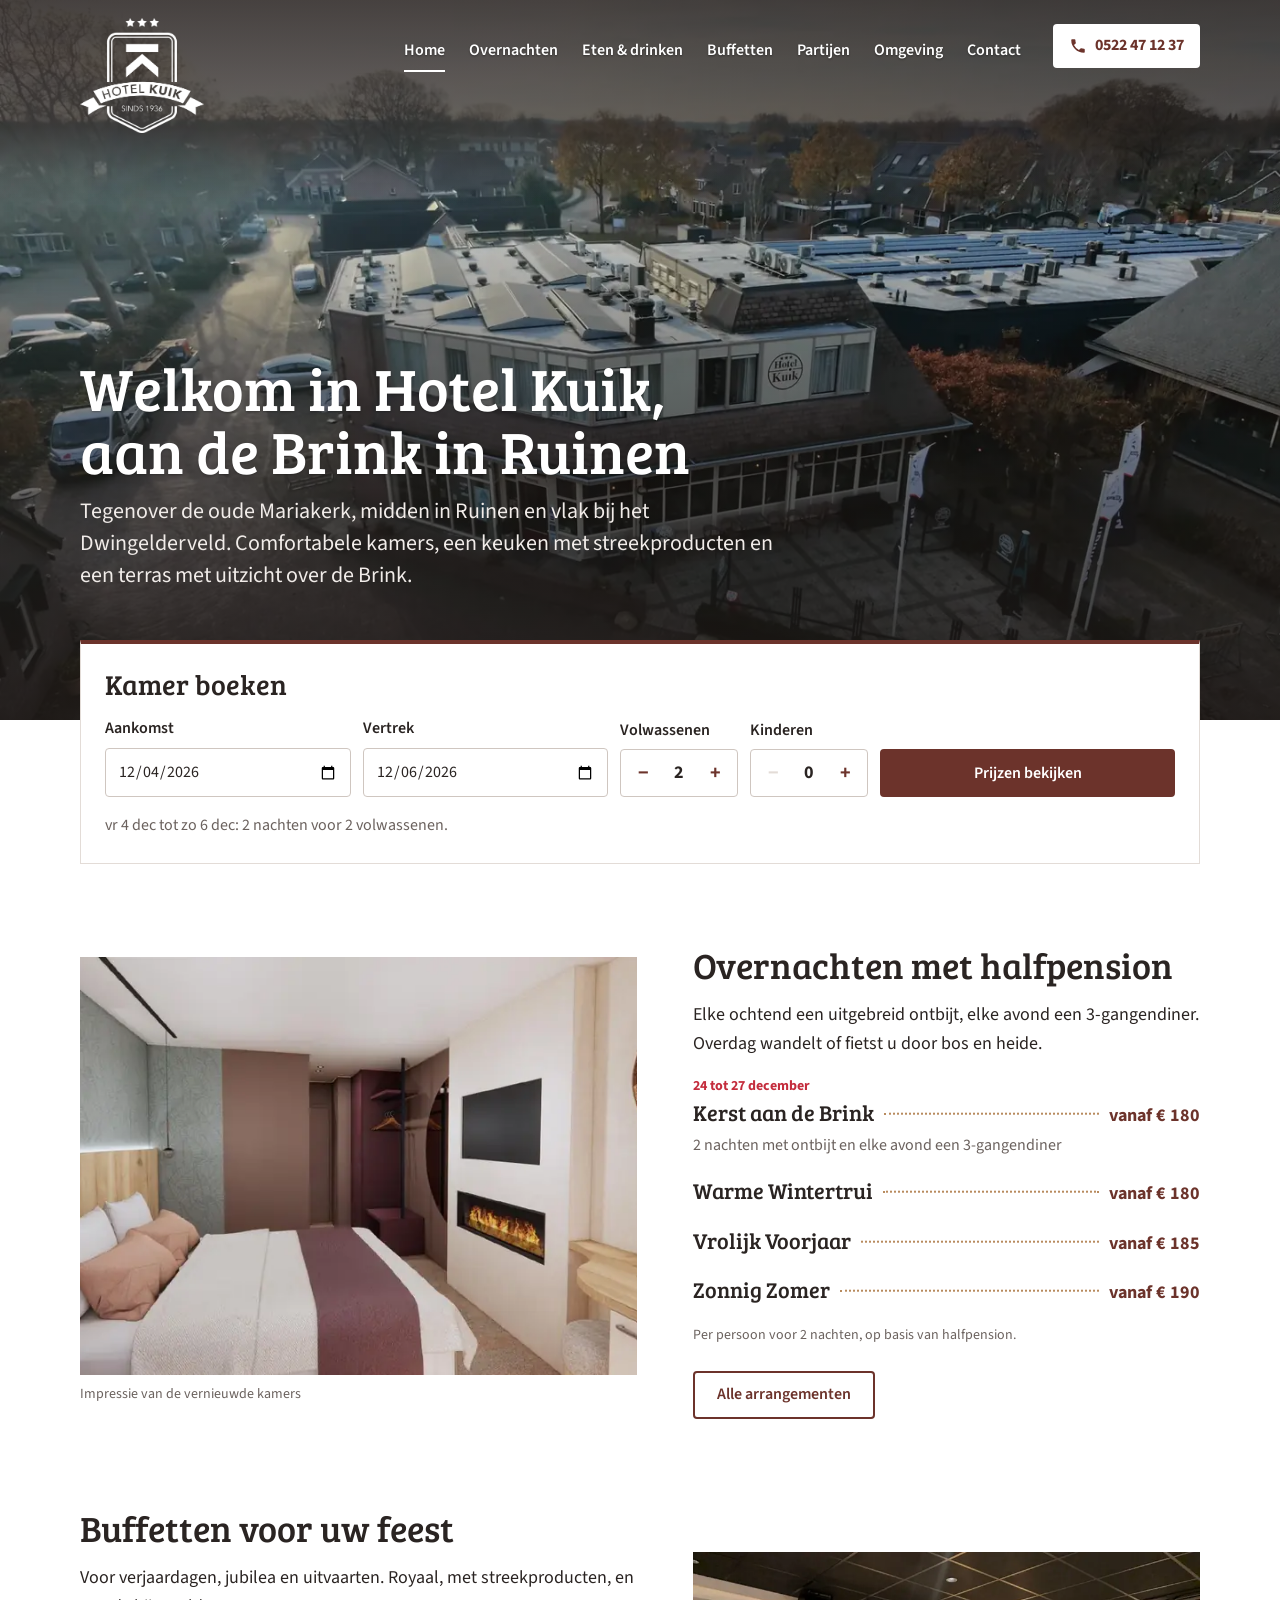
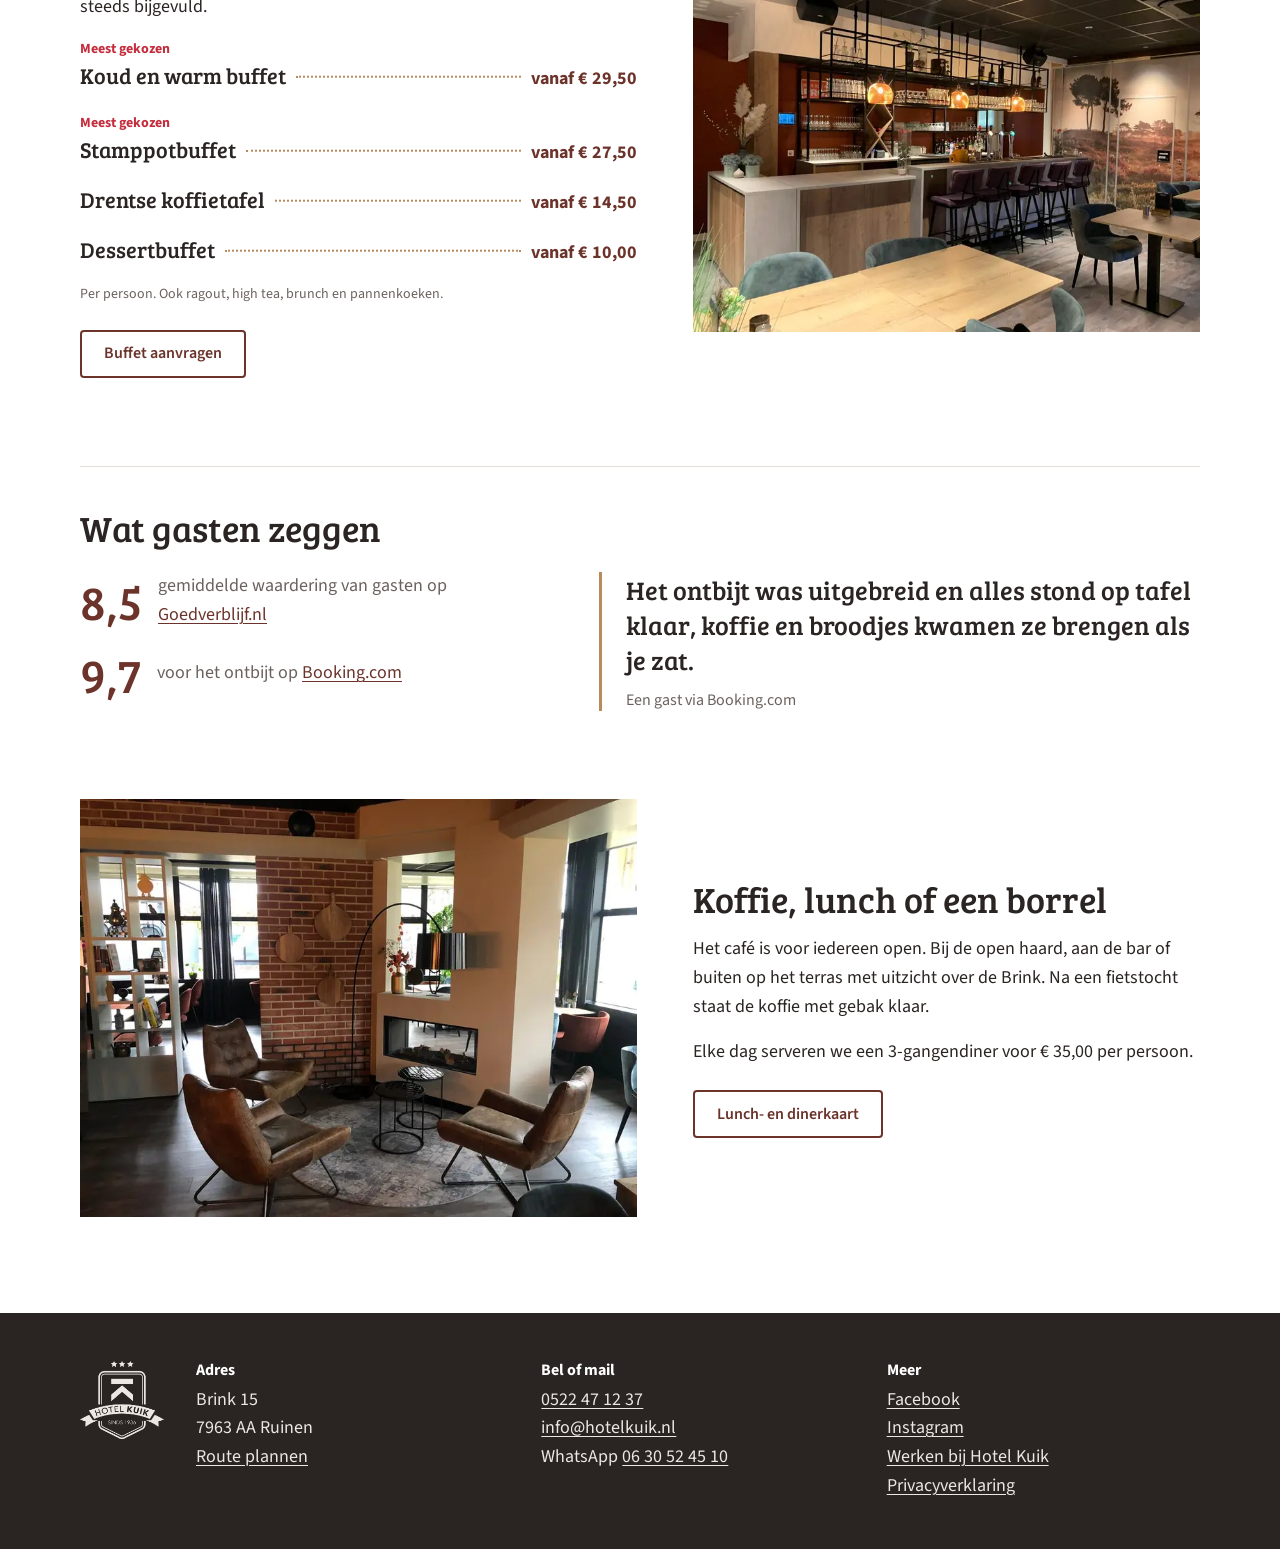
<file: index.html>
<!doctype html>
<html lang="nl">
<head>
<meta charset="utf-8">
<meta name="viewport" content="width=device-width, initial-scale=1, viewport-fit=cover">
<title>Hotel Kuik Ruinen | Hotel, café en restaurant aan de Brink</title>
<meta name="description" content="Hotel Kuik aan de oude Brink van Ruinen, vlak bij Nationaal Park Het Dwingelderveld. Comfortabel hotel met uitstekende keuken, sinds 1936.">
<link rel="canonical" href="https://www.hotelkuik.nl/">
<meta property="og:type" content="website">
<meta property="og:title" content="Hotel Kuik Ruinen | Hotel, café en restaurant aan de Brink">
<meta property="og:description" content="Hotel Kuik aan de oude Brink van Ruinen, vlak bij Nationaal Park Het Dwingelderveld. Comfortabel hotel met uitstekende keuken, sinds 1936.">
<meta property="og:url" content="https://www.hotelkuik.nl/">
<meta property="og:image" content="https://www.hotelkuik.nl/assets/img/brink.jpg">
<link rel="icon" type="image/png" href="assets/img/icoon.png">
<link rel="preload" href="assets/fonts/source-sans-400.woff2" as="font" type="font/woff2" crossorigin>
<link rel="stylesheet" href="assets/basis.css?v=11">
<link rel="stylesheet" href="assets/site.css?v=11">
<script src="assets/site.js?v=11" defer></script>
</head>
<body>
<header class="site"><div class="binnen">
  <a class="site-merk" href="./" aria-label="Hotel Kuik, naar de homepage"><span class="site-logo" role="img" aria-label="Hotel Kuik, sinds 1936"></span></a>
  <nav aria-label="Hoofdmenu"><a href="" aria-current="page">Home</a><a href="overnachten/">Overnachten</a><a href="eten-drinken/">Eten &amp; drinken</a><a href="buffetten/">Buffetten</a><a href="partijen-vergaderen/">Partijen</a><a href="omgeving/">Omgeving</a><a href="contact/">Contact</a></nav>
  <a class="site-tel" href="tel:+31522471237" aria-label="Bel ons: 0522 47 12 37"><svg viewBox="0 0 24 24" aria-hidden="true"><path d="M6.6 10.8a15.2 15.2 0 0 0 6.6 6.6l2.2-2.2c.3-.3.7-.4 1-.2 1.1.4 2.3.6 3.6.6.6 0 1 .4 1 1V20c0 .6-.4 1-1 1A17 17 0 0 1 3 4c0-.6.4-1 1-1h3.5c.6 0 1 .4 1 1 0 1.3.2 2.5.6 3.6.1.3 0 .7-.2 1z"/></svg><span class="nr">0522 47 12 37</span></a>
</div></header>
<main>
<section class="held home">
  <img class="held-media" src="assets/img/brink-1400.webp" srcset="assets/img/brink-800.webp 800w, assets/img/brink-1400.webp 1400w" sizes="100vw" alt="Hotel Kuik aan de Brink in Ruinen, gezien vanuit de lucht" width="1920" height="1080" fetchpriority="high">
  <video class="held-media film" autoplay muted loop playsinline preload="auto" disablepictureinpicture aria-hidden="true" tabindex="-1" poster="assets/img/brink-1400.webp" data-groot="assets/video/brink-1080.mp4"><source src="assets/video/brink-540.mp4" type="video/mp4"></video>
  <div class="binnen held-tekst"><h1>Welkom in Hotel Kuik, aan de Brink in Ruinen</h1><p>Tegenover de oude Mariakerk, midden in Ruinen en vlak bij het Dwingelderveld. Comfortabele kamers, een keuken met streekproducten en een terras met uitzicht over de Brink.</p></div>
</section>
<div class="binnen boek-over"><section class="boekbalk wit" data-boekbalk aria-labelledby="boek-t">
  <h2 id="boek-t">Kamer boeken</h2>
  <div class="boekbalk-velden">
    <div class="veld"><label for="b-in">Aankomst</label><input type="date" id="b-in" data-in></div>
    <div class="veld"><label for="b-uit">Vertrek</label><input type="date" id="b-uit" data-uit></div>
    <div class="veld"><span class="label" id="b-vw">Volwassenen</span><div class="stepper"><button type="button" data-min="vw" aria-label="Eén volwassene minder">−</button><output data-vw aria-labelledby="b-vw">2</output><button type="button" data-plus="vw" aria-label="Eén volwassene meer">+</button></div></div>
    <div class="veld"><span class="label" id="b-ki">Kinderen</span><div class="stepper"><button type="button" data-min="ki" aria-label="Eén kind minder">−</button><output data-ki aria-labelledby="b-ki">0</output><button type="button" data-plus="ki" aria-label="Eén kind meer">+</button></div></div>
    <a class="knop" data-boek href="https://ibe.smarthotel.nl/hotel/ae0d9185-175a-4b8b-92d4-86be0e005504/" target="_blank" rel="noopener">Prijzen bekijken</a>
  </div>
  <p class="boekbalk-info" data-info aria-live="polite"></p>
</section></div>
<div class="binnen pagina">
<section class="strook">
  <figure><img src="assets/img/kamer05-1400.webp" srcset="assets/img/kamer05-800.webp 800w, assets/img/kamer05-1400.webp 1400w" sizes="(max-width: 860px) 100vw, 560px" alt="Impressie van een vernieuwde kamer met sfeerhaard" width="1400" height="824" loading="lazy"><figcaption class="klein">Impressie van de vernieuwde kamers</figcaption></figure>
  <div class="tekst"><h2>Overnachten met halfpension</h2><p>Elke ochtend een uitgebreid ontbijt, elke avond een 3-gangendiner. Overdag wandelt of fietst u door bos en heide.</p><ul class="prijslijst">
  <li data-kerst-strook><a class="regel" href="overnachten/#kerst"><span class="regel-tag">24 tot 27 december</span><span class="regel-naam">Kerst aan de Brink</span><span class="regel-stip"></span><span class="regel-prijs">vanaf € 180</span><span class="regel-oms">2 nachten met ontbijt en elke avond een 3-gangendiner</span></a></li>
  <li><a class="regel" href="overnachten/#seizoenen"><span class="regel-naam">Warme Wintertrui</span><span class="regel-stip"></span><span class="regel-prijs">vanaf € 180</span></a></li>
  <li><a class="regel" href="overnachten/#seizoenen"><span class="regel-naam">Vrolijk Voorjaar</span><span class="regel-stip"></span><span class="regel-prijs">vanaf € 185</span></a></li>
  <li><a class="regel" href="overnachten/#seizoenen"><span class="regel-naam">Zonnig Zomer</span><span class="regel-stip"></span><span class="regel-prijs">vanaf € 190</span></a></li>
</ul>
<p class="klein">Per persoon voor 2 nachten, op basis van halfpension.</p><a class="knop secundair" href="overnachten/">Alle arrangementen</a></div>
</section>
<section class="strook om">
  <figure><img src="assets/img/bar-1400.webp" srcset="assets/img/bar-800.webp 800w, assets/img/bar-1400.webp 1400w" sizes="(max-width: 860px) 100vw, 560px" alt="De bar en zaal met koperen lampen en heidebehang" width="1400" height="1050" loading="lazy"></figure>
  <div class="tekst"><h2>Buffetten voor uw feest</h2><p>Voor verjaardagen, jubilea en uitvaarten. Royaal, met streekproducten, en steeds bijgevuld.</p><ul class="prijslijst">
  <li><a class="regel" href="buffetten/#koud-warm"><span class="regel-tag">Meest gekozen</span><span class="regel-naam">Koud en warm buffet</span><span class="regel-stip"></span><span class="regel-prijs">vanaf € 29,50</span></a></li>
  <li><a class="regel" href="buffetten/#stamppot"><span class="regel-tag">Meest gekozen</span><span class="regel-naam">Stamppotbuffet</span><span class="regel-stip"></span><span class="regel-prijs">vanaf € 27,50</span></a></li>
  <li><a class="regel" href="buffetten/#koffietafels"><span class="regel-naam">Drentse koffietafel</span><span class="regel-stip"></span><span class="regel-prijs">vanaf € 14,50</span></a></li>
  <li><a class="regel" href="buffetten/#dessert"><span class="regel-naam">Dessertbuffet</span><span class="regel-stip"></span><span class="regel-prijs">vanaf € 10,00</span></a></li>
</ul>
<p class="klein">Per persoon. Ook ragout, high tea, brunch en pannenkoeken.</p><a class="knop secundair" href="buffetten/">Buffet aanvragen</a></div>
</section>
<section class="gasten" aria-labelledby="gasten-t">
  <h2 id="gasten-t">Wat gasten zeggen</h2>
  <div class="gasten-scores">
    <p><b>8,5</b><span>gemiddelde waardering van gasten op <a href="https://www.goedverblijf.nl/en/hotel-hotel-cafe-restaurant-kuik">Goedverblijf.nl</a></span></p>
    <p><b>9,7</b><span>voor het ontbijt op <a href="https://www.booking.com/hotel/nl/kuik.html">Booking.com</a></span></p>
  </div>
  <blockquote class="gasten-citaat"><p>Het ontbijt was uitgebreid en alles stond op tafel klaar, koffie en broodjes kwamen ze brengen als je zat.</p><footer>Een gast via Booking.com</footer></blockquote>
</section>
<section class="strook">
  <figure><img src="assets/img/lounge-1400.webp" srcset="assets/img/lounge-800.webp 800w, assets/img/lounge-1400.webp 1400w" sizes="(max-width: 860px) 100vw, 560px" alt="Zithoek met leren fauteuils bij de open haard" width="1400" height="1050" loading="lazy"></figure>
  <div class="tekst"><h2>Koffie, lunch of een borrel</h2><p>Het café is voor iedereen open. Bij de open haard, aan de bar of buiten op het terras met uitzicht over de Brink. Na een fietstocht staat de koffie met gebak klaar.</p><p>Elke dag serveren we een 3-gangendiner voor € 35,00 per persoon.</p><a class="knop secundair" href="eten-drinken/">Lunch- en dinerkaart</a></div>
</section>
</div>
</main>
<footer class="voet"><div class="binnen">
  <span class="site-logo" role="img" aria-label="Hotel Kuik"></span>
  <div><h2>Adres</h2><p>Brink 15<br>7963 AA Ruinen<br><a href="https://www.google.com/maps/search/?api=1&amp;query=Hotel+Kuik+Brink+15+Ruinen">Route plannen</a></p></div>
  <div><h2>Bel of mail</h2><p><a href="tel:+31522471237">0522 47 12 37</a><br><a href="mailto:info@hotelkuik.nl">info@hotelkuik.nl</a><br>WhatsApp <a href="https://wa.me/31630524510">06 30 52 45 10</a></p></div>
  <div><h2>Meer</h2><p><a href="https://www.facebook.com/HotelKuikRuinen/">Facebook</a><br><a href="https://instagram.com/hotelkuik/">Instagram</a><br><a href="contact/#vacatures">Werken bij Hotel Kuik</a><br><a href="privacy/">Privacyverklaring</a></p></div>
</div></footer>
</body>
</html>
</file>
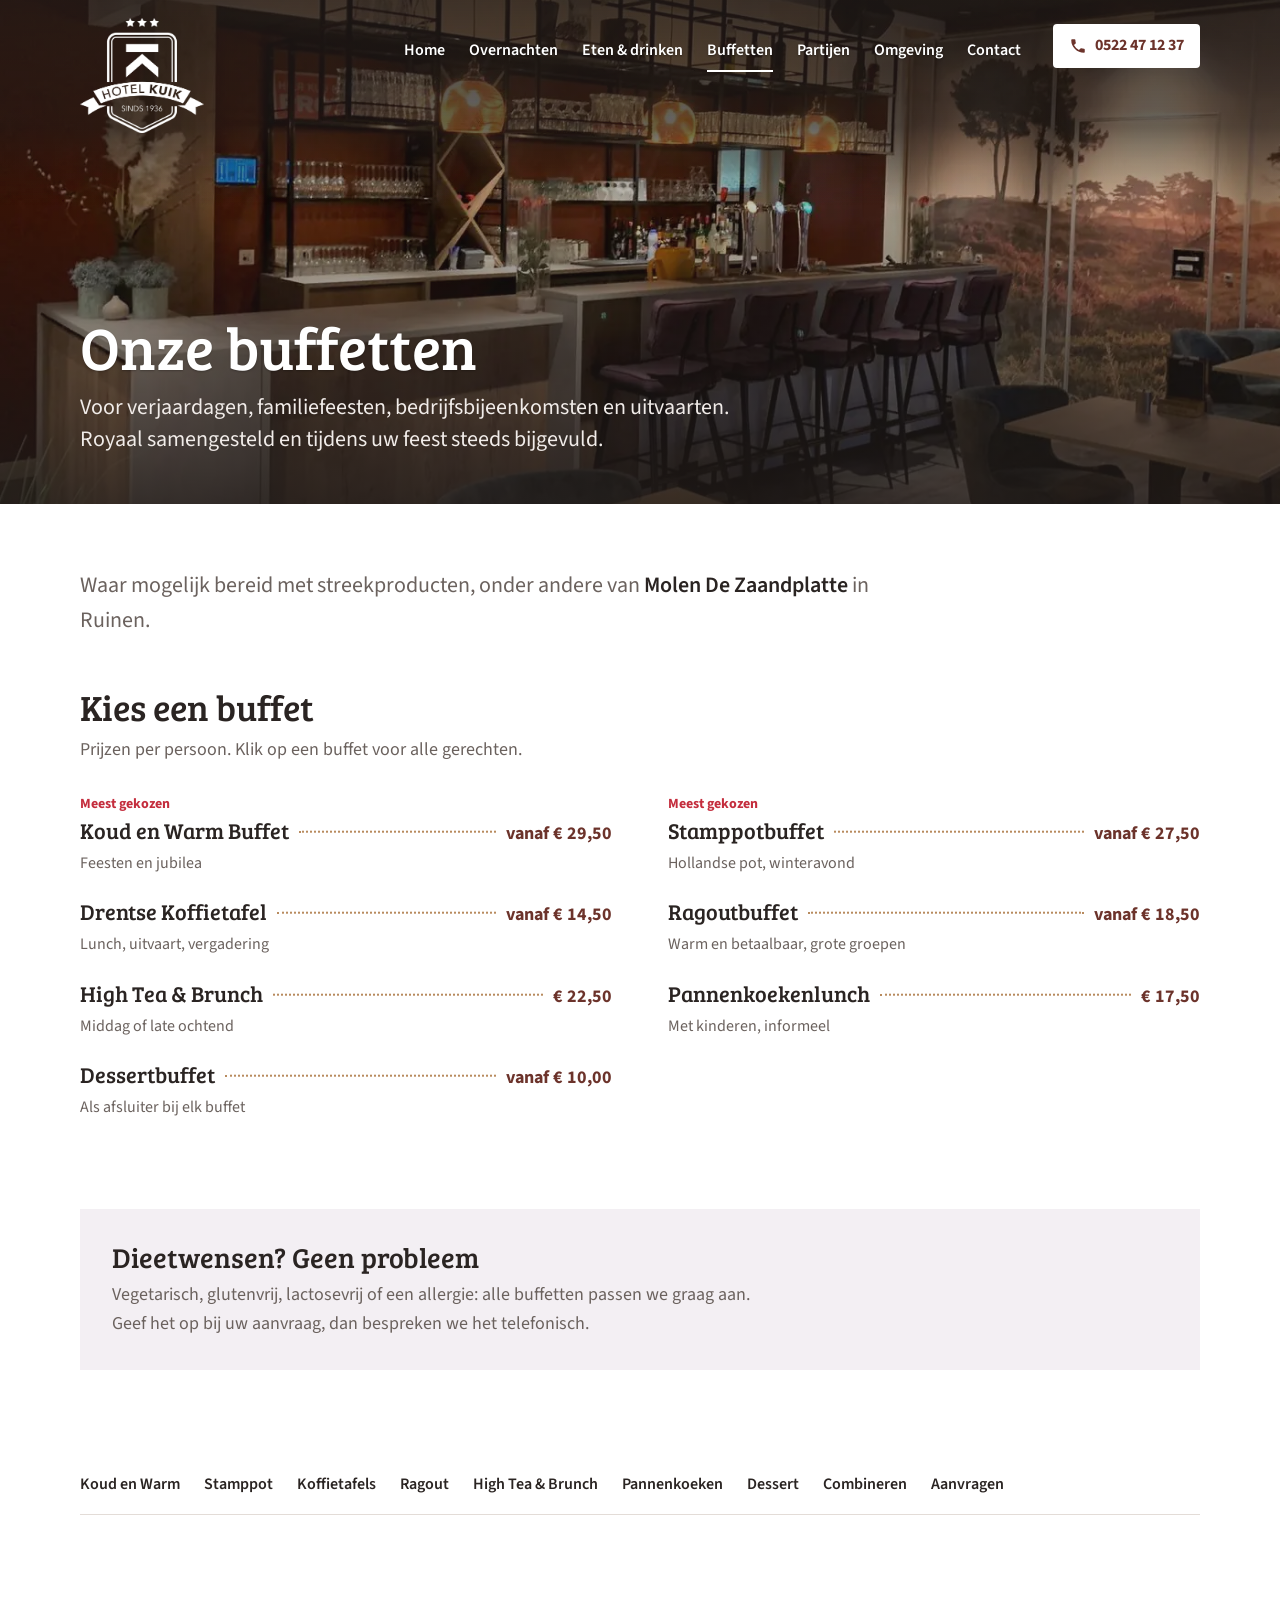
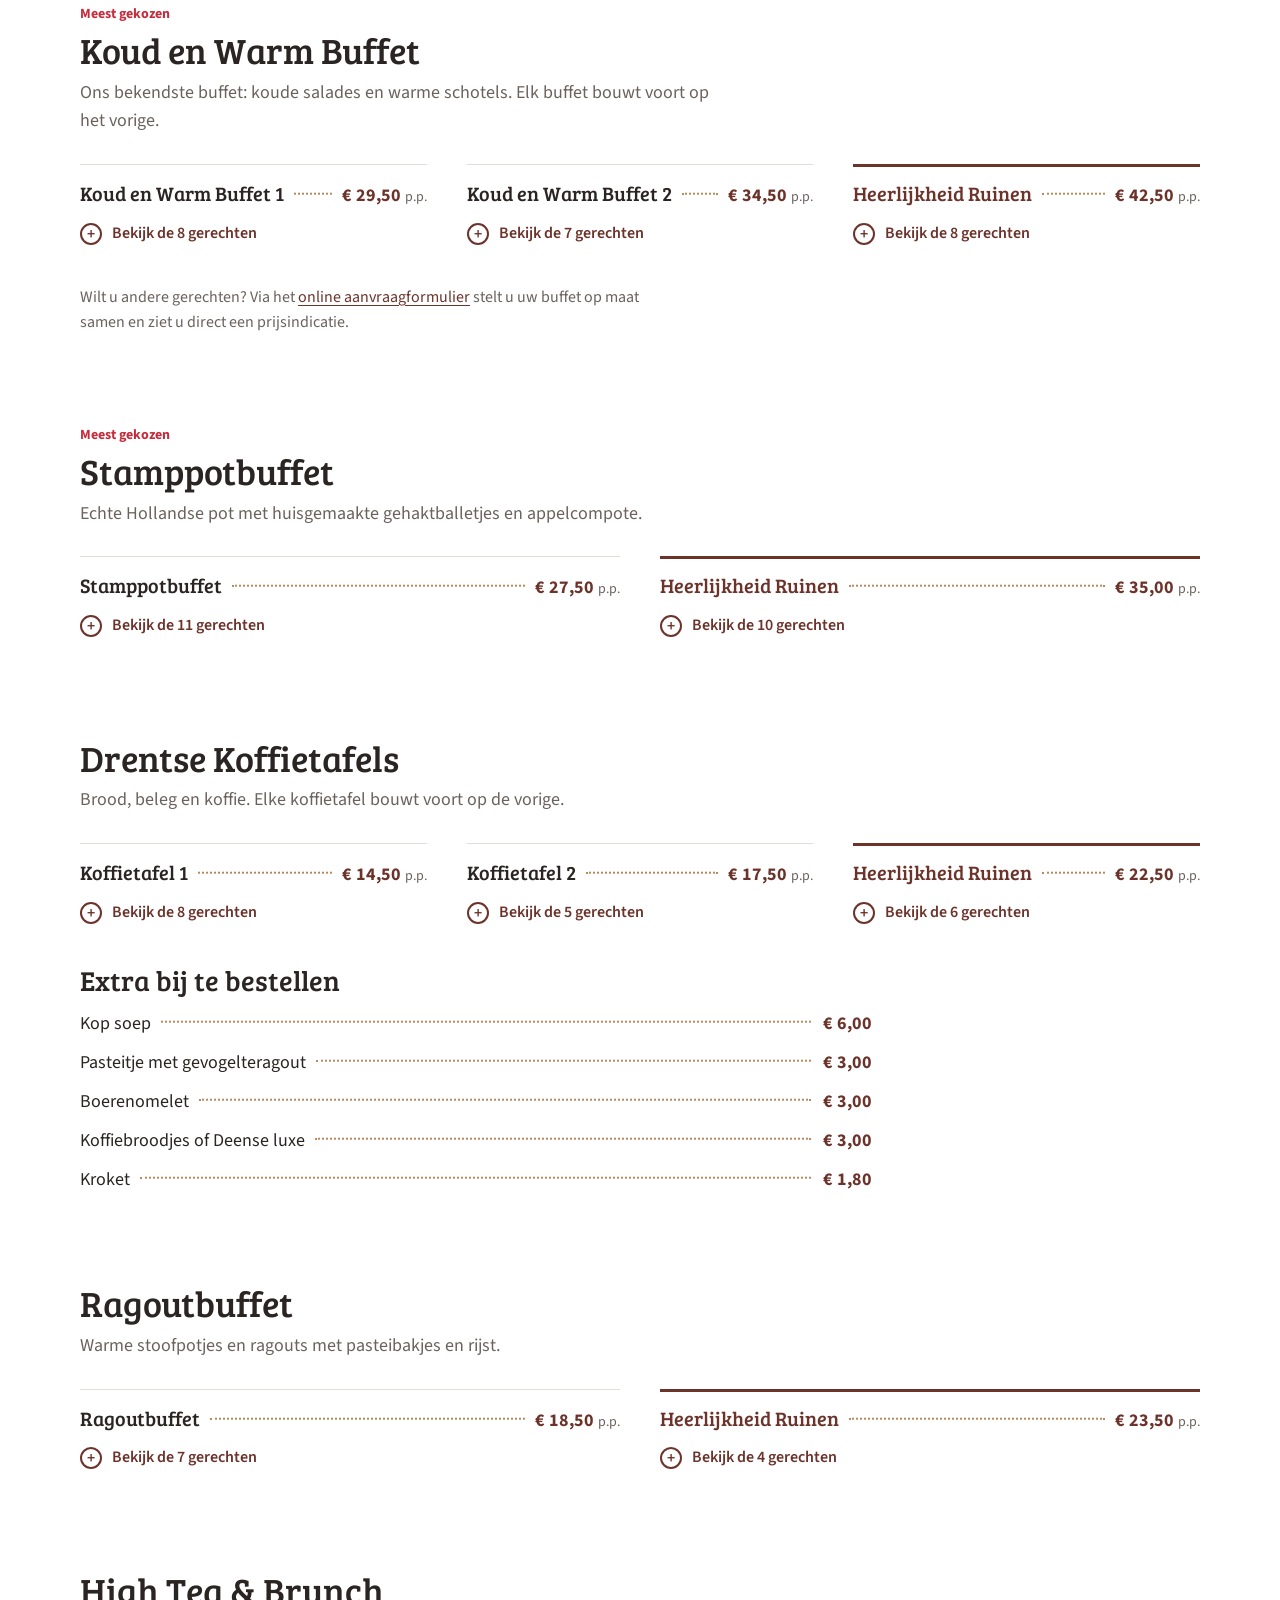
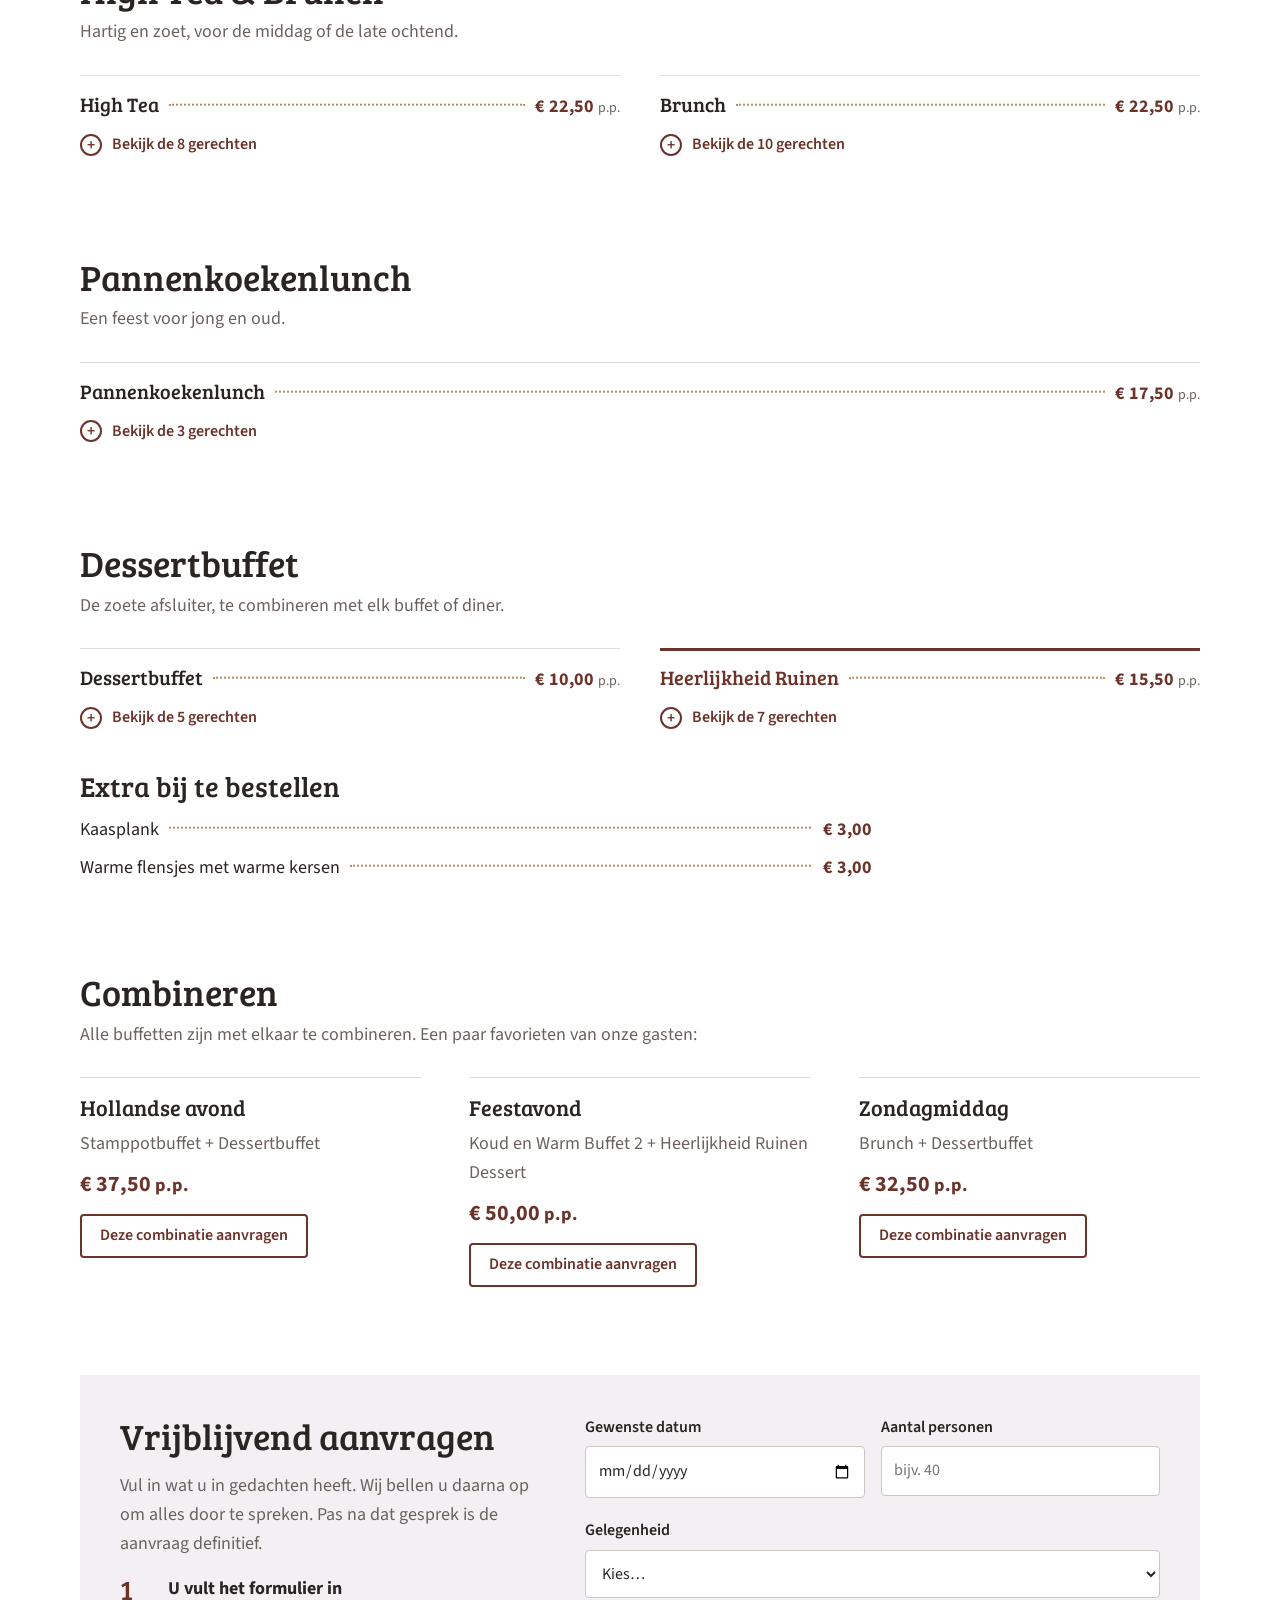
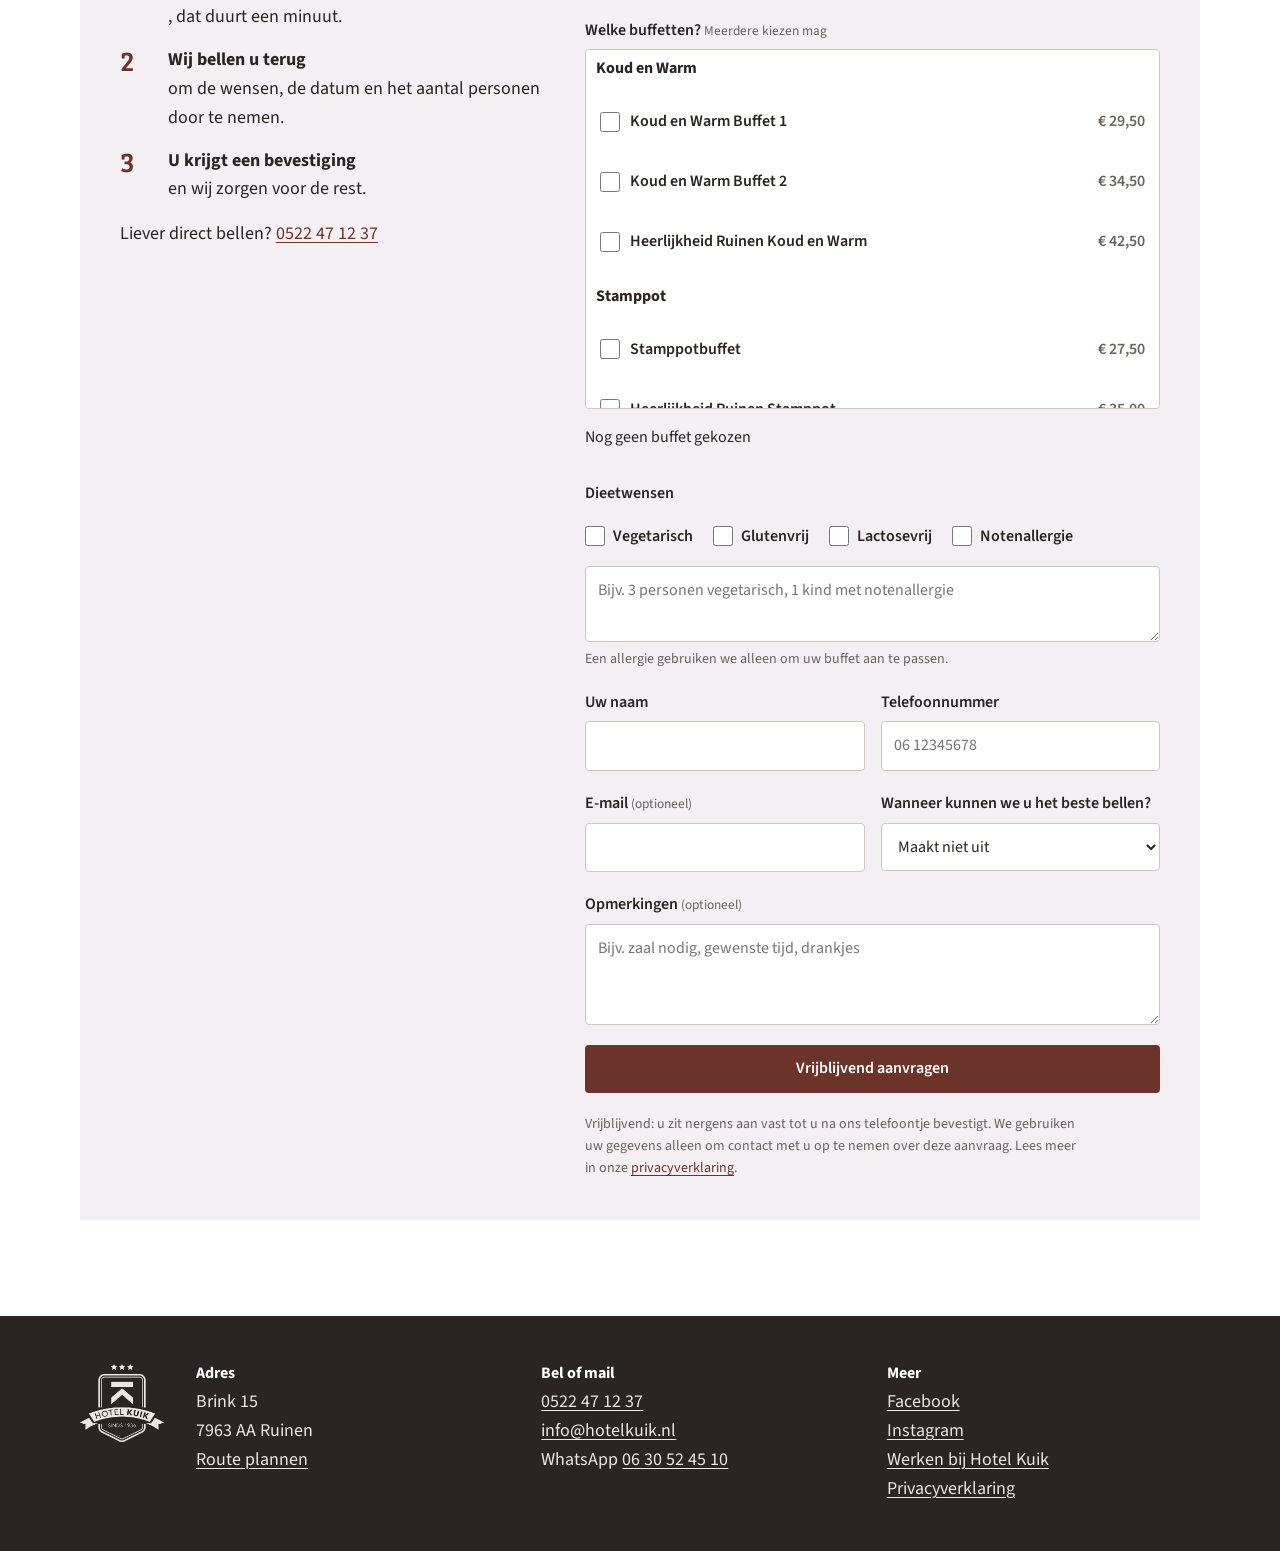
<file: buffetten/index.html>
<!doctype html>
<html lang="nl">
<head>
<meta charset="utf-8">
<meta name="viewport" content="width=device-width, initial-scale=1, viewport-fit=cover">
<title>Buffetten | Hotel Kuik Ruinen</title>
<meta name="description" content="Koud en warm buffet, stamppot, Drentse koffietafels, high tea en meer. Vrijblijvend aanvragen bij Hotel Kuik in Ruinen.">
<link rel="canonical" href="https://www.hotelkuik.nl/buffetten/">
<meta property="og:type" content="website">
<meta property="og:title" content="Buffetten | Hotel Kuik Ruinen">
<meta property="og:description" content="Koud en warm buffet, stamppot, Drentse koffietafels, high tea en meer. Vrijblijvend aanvragen bij Hotel Kuik in Ruinen.">
<meta property="og:url" content="https://www.hotelkuik.nl/buffetten/">
<meta property="og:image" content="https://www.hotelkuik.nl/assets/img/restaurant.jpg">
<link rel="icon" type="image/png" href="../assets/img/icoon.png">
<link rel="preload" href="../assets/fonts/source-sans-400.woff2" as="font" type="font/woff2" crossorigin>
<link rel="stylesheet" href="../assets/basis.css?v=11">
<link rel="stylesheet" href="../assets/site.css?v=11">
<script src="../assets/site.js?v=11" defer></script>
</head>
<body>
<header class="site"><div class="binnen">
  <a class="site-merk" href="../" aria-label="Hotel Kuik, naar de homepage"><span class="site-logo" role="img" aria-label="Hotel Kuik, sinds 1936"></span></a>
  <nav aria-label="Hoofdmenu"><a href="../">Home</a><a href="../overnachten/">Overnachten</a><a href="../eten-drinken/">Eten &amp; drinken</a><a href="../buffetten/" aria-current="page">Buffetten</a><a href="../partijen-vergaderen/">Partijen</a><a href="../omgeving/">Omgeving</a><a href="../contact/">Contact</a></nav>
  <a class="site-tel" href="tel:+31522471237" aria-label="Bel ons: 0522 47 12 37"><svg viewBox="0 0 24 24" aria-hidden="true"><path d="M6.6 10.8a15.2 15.2 0 0 0 6.6 6.6l2.2-2.2c.3-.3.7-.4 1-.2 1.1.4 2.3.6 3.6.6.6 0 1 .4 1 1V20c0 .6-.4 1-1 1A17 17 0 0 1 3 4c0-.6.4-1 1-1h3.5c.6 0 1 .4 1 1 0 1.3.2 2.5.6 3.6.1.3 0 .7-.2 1z"/></svg><span class="nr">0522 47 12 37</span></a>
</div></header>
<main>
<section class="held"><img class="held-media" src="../assets/img/bar-1400.webp" srcset="../assets/img/bar-800.webp 800w, ../assets/img/bar-1400.webp 1400w" sizes="100vw" alt="De bar en zaal met koperen lampen en heidebehang" width="1400" height="1050" style="object-position:center 55%" fetchpriority="high"><div class="binnen held-tekst"><h1>Onze buffetten</h1><p>Voor verjaardagen, familiefeesten, bedrijfsbijeenkomsten en uitvaarten. Royaal samengesteld en tijdens uw feest steeds bijgevuld.</p></div></section>
<div class="binnen pagina">
<p class="vooraf">Waar mogelijk bereid met streekproducten, onder andere van <b>Molen De Zaandplatte</b> in Ruinen.</p><section class="soort" aria-labelledby="kies"><div class="soort-head"><h2 id="kies">Kies een buffet</h2><p>Prijzen per persoon. Klik op een buffet voor alle gerechten.</p></div><ul class="prijslijst twee"><li><a class="regel" href="#koud-warm"><span class="regel-tag">Meest gekozen</span><span class="regel-naam">Koud en Warm Buffet</span><span class="regel-stip"></span><span class="regel-prijs">vanaf € 29,50</span><span class="regel-oms">Feesten en jubilea</span></a></li><li><a class="regel" href="#stamppot"><span class="regel-tag">Meest gekozen</span><span class="regel-naam">Stamppotbuffet</span><span class="regel-stip"></span><span class="regel-prijs">vanaf € 27,50</span><span class="regel-oms">Hollandse pot, winteravond</span></a></li><li><a class="regel" href="#koffietafels"><span class="regel-naam">Drentse Koffietafel</span><span class="regel-stip"></span><span class="regel-prijs">vanaf € 14,50</span><span class="regel-oms">Lunch, uitvaart, vergadering</span></a></li><li><a class="regel" href="#ragout"><span class="regel-naam">Ragoutbuffet</span><span class="regel-stip"></span><span class="regel-prijs">vanaf € 18,50</span><span class="regel-oms">Warm en betaalbaar, grote groepen</span></a></li><li><a class="regel" href="#hightea"><span class="regel-naam">High Tea &amp; Brunch</span><span class="regel-stip"></span><span class="regel-prijs">€ 22,50</span><span class="regel-oms">Middag of late ochtend</span></a></li><li><a class="regel" href="#pannenkoeken"><span class="regel-naam">Pannenkoekenlunch</span><span class="regel-stip"></span><span class="regel-prijs">€ 17,50</span><span class="regel-oms">Met kinderen, informeel</span></a></li><li><a class="regel" href="#dessert"><span class="regel-naam">Dessertbuffet</span><span class="regel-stip"></span><span class="regel-prijs">vanaf € 10,00</span><span class="regel-oms">Als afsluiter bij elk buffet</span></a></li></ul></section>

  <aside class="dieet" aria-labelledby="dieet-t">
    <div><h2 id="dieet-t">Dieetwensen? Geen probleem</h2><p>Vegetarisch, glutenvrij, lactosevrij of een allergie: alle buffetten passen we graag aan. Geef het op bij uw aanvraag, dan bespreken we het telefonisch.</p></div>
  </aside>

  <nav class="balk" aria-label="Buffetsoorten">
    <ul>
      <li><a href="#koud-warm">Koud en Warm</a></li>
      <li><a href="#stamppot">Stamppot</a></li>
      <li><a href="#koffietafels">Koffietafels</a></li>
      <li><a href="#ragout">Ragout</a></li>
      <li><a href="#hightea">High Tea &amp; Brunch</a></li>
      <li><a href="#pannenkoeken">Pannenkoeken</a></li>
      <li><a href="#dessert">Dessert</a></li>
      <li><a href="#combinaties">Combineren</a></li>
      <li><a href="#aanvragen">Aanvragen</a></li>
    </ul>
  </nav>

  <section class="soort" id="koud-warm">
    <div class="soort-head"><div class="titel"><h2>Koud en Warm Buffet</h2><span class="populair-label">Meest gekozen</span></div><p>Ons bekendste buffet: koude salades en warme schotels. Elk buffet bouwt voort op het vorige.</p></div>
    <div class="varianten">
      <article class="kaart">
        <div class="prijsband"><h3>Koud en Warm Buffet 1</h3><div class="prijs">€ 29,50<small>p.p.</small></div></div>
        <details class="inhoud"><summary><span>Bekijk de 8 gerechten</span></summary><div class="lijst">
          <div class="groep"><span>Koud</span><ul><li>Huzarensalade met gevuld ei, tomaat, komkommer en garnituren</li><li>Gemengde salade met tomaat en komkommer</li><li>Stokbrood met kruiden- en roomboter</li></ul></div>
          <div class="groep"><span>Warm</span><ul><li>Boontjes met uitgebakken spekjes</li><li>Getrancheerde beenham met honing-mosterdsaus</li><li>Aardappels in room, gegratineerd met kaas</li><li>Gebraden kippendij met pindasaus en kroepoek</li><li>Frites</li></ul></div>
        </div></details>
      </article>
      <article class="kaart">
        <div class="prijsband"><h3>Koud en Warm Buffet 2</h3><div class="prijs">€ 34,50<small>p.p.</small></div></div>
        <details class="inhoud"><summary><span>Bekijk de 7 gerechten</span></summary><div class="lijst"><span class="plus">Buffet 1 +</span>
          <div class="groep"><span>Koud</span><ul><li>Zalmsalade met gerookte zalm</li><li>Ardennerham met galia- en watermeloen</li><li>Pastasalade met gerookte kip</li></ul></div>
          <div class="groep"><span>Warm</span><ul><li>Nasi: rijst met ui, paprika, ketjap en oosterse specerijen</li><li>Gemarineerde varkensribbetjes</li><li>Broccoliroosjes met hollandaisesaus</li><li>Varkenshaasmedaillons in roomsaus</li></ul></div>
        </div></details>
      </article>
      <article class="kaart top">
        <div class="prijsband"><h3>Heerlijkheid Ruinen</h3><div class="prijs">€ 42,50<small>p.p.</small></div></div>
        <details class="inhoud"><summary><span>Bekijk de 8 gerechten</span></summary><div class="lijst"><span class="plus">Buffet 1 en 2 +</span>
          <div class="groep"><span>Koud</span><ul><li>Carpaccio met truffelmayonaise, rucola, nootjes en Grana Padano</li><li>Haring met gesnipperde uitjes</li><li>Aardappelsalade met verse bieslook</li><li>Diverse soorten gerookte vis</li></ul></div>
          <div class="groep"><span>Warm</span><ul><li>Gegratineerd witlof met ham en kaas</li><li>Zeevruchten in beurre blanc</li><li>Pulled pork met barbecuesaus</li><li>Stoofpotje rundvlees met honing-tijmsaus</li></ul></div>
        </div></details>
      </article>
    </div>
    <p class="note">Wilt u andere gerechten? Via het <a href="https://form.jotform.com/253505300199049">online aanvraagformulier</a> stelt u uw buffet op maat samen en ziet u direct een prijsindicatie.</p>
  </section>

  <section class="soort" id="stamppot">
    <div class="soort-head"><div class="titel"><h2>Stamppotbuffet</h2><span class="populair-label">Meest gekozen</span></div><p>Echte Hollandse pot met huisgemaakte gehaktballetjes en appelcompote.</p></div>
    <div class="varianten">
      <article class="kaart">
        <div class="prijsband"><h3>Stamppotbuffet</h3><div class="prijs">€ 27,50<small>p.p.</small></div></div>
        <details class="inhoud"><summary><span>Bekijk de 11 gerechten</span></summary><div class="lijst"><ul><li>Boerenkoolstamppot</li><li>Zuurkoolstamppot</li><li>Hutspot van wortel, ui en aardappel</li><li>Uitgebakken spekjes</li><li>Gekookte verse worst en rookworst</li><li>Huisgemaakte gehaktballetjes</li><li>Gebakken speklapjes</li><li>Frisse gemengde salade</li><li>Huisgemaakte appelcompote</li><li>Grove en milde mosterd, piccalilly</li><li>Amsterdamse uitjes en augurk</li></ul></div></details>
      </article>
      <article class="kaart top">
        <div class="prijsband"><h3>Heerlijkheid Ruinen</h3><div class="prijs">€ 35,00<small>p.p.</small></div></div>
        <details class="inhoud"><summary><span>Bekijk de 10 gerechten</span></summary><div class="lijst"><span class="plus">Stamppotbuffet +</span>
          <div class="groep"><span>Vooraf</span><ul><li>Rozijnen op brandewijn</li></ul></div>
          <div class="groep"><span>Hoofdgerecht</span><ul><li>Stamppot rauwe andijvie</li><li>Bruine bonen met stroop</li><li>Hachee met rode kool en appeltjes</li><li>Aardappelpuree</li><li>Stoofperen</li></ul></div>
          <div class="groep"><span>Na</span><ul><li>Proemenkreuze</li><li>Warme griesmeel met bessensapsaus</li><li>Poffertjes met ijs</li><li>Gevulde warme flensjes</li></ul></div>
        </div></details>
      </article>
    </div>
  </section>

  <section class="soort" id="koffietafels">
    <div class="soort-head"><h2>Drentse Koffietafels</h2><p>Brood, beleg en koffie. Elke koffietafel bouwt voort op de vorige.</p></div>
    <div class="varianten">
      <article class="kaart">
        <div class="prijsband"><h3>Koffietafel 1</h3><div class="prijs">€ 14,50<small>p.p.</small></div></div>
        <details class="inhoud"><summary><span>Bekijk de 8 gerechten</span></summary><div class="lijst"><ul><li>Zachte witte- en tarwebolletjes</li><li>Wit- en tarwebrood</li><li>Beschuit</li><li>Goudse kaas</li><li>2 soorten vleeswaren</li><li>Honing, jam en hagelslag</li><li>Roomboter</li><li>Koffie, thee, melk of karnemelk</li></ul></div></details>
      </article>
      <article class="kaart">
        <div class="prijsband"><h3>Koffietafel 2</h3><div class="prijs">€ 17,50<small>p.p.</small></div></div>
        <details class="inhoud"><summary><span>Bekijk de 5 gerechten</span></summary><div class="lijst"><span class="plus">Koffietafel 1 +</span><ul><li>Soep van het huis</li><li>Suiker- en krentenbrood</li><li>Komijnekaas</li><li>1 soort vleeswaar extra</li><li>Crackers</li></ul></div></details>
      </article>
      <article class="kaart top">
        <div class="prijsband"><h3>Heerlijkheid Ruinen</h3><div class="prijs">€ 22,50<small>p.p.</small></div></div>
        <details class="inhoud"><summary><span>Bekijk de 6 gerechten</span></summary><div class="lijst"><span class="plus">Koffietafel 1 en 2 +</span><ul><li>Pasteitje met champignonragout</li><li>Maïs-, dubbelgrof- en waldkornbrood</li><li>Huzarensalade</li><li>Roggebrood</li><li>Fruitsalade</li><li>1 soort vleeswaar extra</li></ul></div></details>
      </article>
    </div>
    <div class="extra"><h3>Extra bij te bestellen</h3><dl><dt>Kop soep</dt><dd>€ 6,00</dd><dt>Pasteitje met gevogelteragout</dt><dd>€ 3,00</dd><dt>Boerenomelet</dt><dd>€ 3,00</dd><dt>Koffiebroodjes of Deense luxe</dt><dd>€ 3,00</dd><dt>Kroket</dt><dd>€ 1,80</dd></dl></div>
  </section>

  <section class="soort" id="ragout">
    <div class="soort-head"><h2>Ragoutbuffet</h2><p>Warme stoofpotjes en ragouts met pasteibakjes en rijst.</p></div>
    <div class="varianten">
      <article class="kaart">
        <div class="prijsband"><h3>Ragoutbuffet</h3><div class="prijs">€ 18,50<small>p.p.</small></div></div>
        <details class="inhoud"><summary><span>Bekijk de 7 gerechten</span></summary><div class="lijst"><ul><li>Gemengde salade</li><li>Stokbrood met kruiden- en roomboter</li><li>Stoofpotje rundvlees met roomsaus</li><li>Kip-kerrieragout</li><li>Paddenstoelenragout</li><li>Pasteibakjes</li><li>Gebakken rijst (nasi)</li></ul></div></details>
      </article>
      <article class="kaart top">
        <div class="prijsband"><h3>Heerlijkheid Ruinen</h3><div class="prijs">€ 23,50<small>p.p.</small></div></div>
        <details class="inhoud"><summary><span>Bekijk de 4 gerechten</span></summary><div class="lijst"><span class="plus">Ragoutbuffet +</span><ul><li>Huzarensalade met garnituren</li><li>Stoofschotel van rundvlees</li><li>Ragout van diverse vissoorten</li><li>Keuze uit pandanrijst of nasi</li></ul></div></details>
      </article>
    </div>
  </section>

  <section class="soort" id="hightea">
    <div class="soort-head"><h2>High Tea &amp; Brunch</h2><p>Hartig en zoet, voor de middag of de late ochtend.</p></div>
    <div class="varianten">
      <article class="kaart">
        <div class="prijsband"><h3>High Tea</h3><div class="prijs">€ 22,50<small>p.p.</small></div></div>
        <details class="inhoud"><summary><span>Bekijk de 8 gerechten</span></summary><div class="lijst"><ul><li>Diverse soorten thee</li><li>Sandwich gerookte zalm met mierikswortelcrème</li><li>Sandwich eiersalade en komkommer</li><li>Groentequiche</li><li>Bacon en gebakken ei met stokbrood</li><li>Scones met aardbeienjam en double cream</li><li>Bonbons, brownies en muffins</li><li>Koekjes en diverse soorten taart</li></ul></div></details>
      </article>
      <article class="kaart">
        <div class="prijsband"><h3>Brunch</h3><div class="prijs">€ 22,50<small>p.p.</small></div></div>
        <details class="inhoud"><summary><span>Bekijk de 10 gerechten</span></summary><div class="lijst"><ul><li>Runer soep: groentesoep met balletjes</li><li>Tonijnsalade</li><li>Eiersalade met bieslook</li><li>Meloen met Ardennerham</li><li>Kaasplank met stokbrood, selderij en noten</li><li>Vegetarische quiche</li><li>Witlofsalade met perendressing</li><li>Ciabatta met tomatentapenade</li><li>Flensjes met geflambeerde kersen</li><li>Vruchtentaart</li></ul></div></details>
      </article>
    </div>
  </section>

  <section class="soort" id="pannenkoeken">
    <div class="soort-head"><h2>Pannenkoekenlunch</h2><p>Een feest voor jong en oud.</p></div>
    <div class="varianten">
      <article class="kaart">
        <div class="prijsband"><h3>Pannenkoekenlunch</h3><div class="prijs">€ 17,50<small>p.p.</small></div></div>
        <details class="inhoud"><summary><span>Bekijk de 3 gerechten</span></summary><div class="lijst"><ul><li>Kop soep van het huis</li><li>6 dunne flensjes met roomboter, jam, bruine suiker en stroop</li><li>Coupe ijs met vruchtjes, saus en slagroom</li></ul></div></details>
      </article>
    </div>
  </section>

  <section class="soort" id="dessert">
    <div class="soort-head"><h2>Dessertbuffet</h2><p>De zoete afsluiter, te combineren met elk buffet of diner.</p></div>
    <div class="varianten">
      <article class="kaart">
        <div class="prijsband"><h3>Dessertbuffet</h3><div class="prijs">€ 10,00<small>p.p.</small></div></div>
        <details class="inhoud"><summary><span>Bekijk de 5 gerechten</span></summary><div class="lijst"><ul><li>Diverse soorten bavarois</li><li>2 soorten ijs</li><li>Chocolademousse</li><li>Verse fruitsalade</li><li>Warme chocoladesaus</li></ul></div></details>
      </article>
      <article class="kaart top">
        <div class="prijsband"><h3>Heerlijkheid Ruinen</h3><div class="prijs">€ 15,50<small>p.p.</small></div></div>
        <details class="inhoud"><summary><span>Bekijk de 7 gerechten</span></summary><div class="lijst"><span class="plus">Dessertbuffet +</span><ul><li>Extra soorten bavarois</li><li>1 soort ijs extra</li><li>Wittechocolademousse</li><li>Vruchtentaartjes</li><li>Brownie met karamelsaus</li><li>Tiramisu</li><li>Crème vanille</li></ul></div></details>
      </article>
    </div>
    <div class="extra"><h3>Extra bij te bestellen</h3><dl><dt>Kaasplank</dt><dd>€ 3,00</dd><dt>Warme flensjes met warme kersen</dt><dd>€ 3,00</dd></dl></div>
  </section>

  <section class="soort" id="combinaties">
    <div class="soort-head"><h2>Combineren</h2><p>Alle buffetten zijn met elkaar te combineren. Een paar favorieten van onze gasten:</p></div>
    <div class="combis"><article class="combi"><h3>Hollandse avond</h3><p>Stamppotbuffet + Dessertbuffet</p><div class="combi-prijs">€ 37,50 <small>p.p.</small></div><a class="kies-knop" href="#aanvragen" data-kies="st d">Deze combinatie aanvragen</a></article><article class="combi"><h3>Feestavond</h3><p>Koud en Warm Buffet 2 + Heerlijkheid Ruinen Dessert</p><div class="combi-prijs">€ 50,00 <small>p.p.</small></div><a class="kies-knop" href="#aanvragen" data-kies="kw2 dr">Deze combinatie aanvragen</a></article><article class="combi"><h3>Zondagmiddag</h3><p>Brunch + Dessertbuffet</p><div class="combi-prijs">€ 32,50 <small>p.p.</small></div><a class="kies-knop" href="#aanvragen" data-kies="br d">Deze combinatie aanvragen</a></article></div>
  </section>

  <section class="aanvraag-blok soort" id="aanvragen" aria-labelledby="aanvr">
    <div class="aanvraag-kop">
      <h2 id="aanvr">Vrijblijvend aanvragen</h2>
      <p>Vul in wat u in gedachten heeft. Wij bellen u daarna op om alles door te spreken. Pas na dat gesprek is de aanvraag definitief.</p>
      <ol class="stappen"><li><span><b>U vult het formulier in</b>, dat duurt een minuut.</span></li><li><span><b>Wij bellen u terug</b> om de wensen, de datum en het aantal personen door te nemen.</span></li><li><span><b>U krijgt een bevestiging</b> en wij zorgen voor de rest.</span></li></ol>
      <p class="contact">Liever direct bellen? <a href="tel:+31522471237">0522 47 12 37</a></p>
    </div>

    <form id="aanvraag-form" class="formulier" action="../verstuur.php" method="post" novalidate>
      <div class="hp" aria-hidden="true"><label for="f-website">Laat dit veld leeg</label><input type="text" id="f-website" name="website" tabindex="-1" autocomplete="off"></div>
      <div class="veld-rij">
        <div class="veld"><label for="f-datum">Gewenste datum</label><input type="date" id="f-datum" name="datum" required></div>
        <div class="veld"><label for="f-personen">Aantal personen</label><input type="number" id="f-personen" name="personen" min="1" max="500" inputmode="numeric" placeholder="bijv. 40" required></div>
      </div>
      <div class="veld"><label for="f-gelegenheid">Gelegenheid</label>
        <select id="f-gelegenheid" name="gelegenheid"><option value="">Kies…</option><option>Verjaardag</option><option>Familiefeest</option><option>Jubileum</option><option>Bedrijfsbijeenkomst</option><option>Uitvaart</option><option>Anders</option></select></div>

      <div class="veld"><span class="label">Welke buffetten? <small>Meerdere kiezen mag</small></span>
        <div class="opties"><fieldset class="optgroep"><legend>Koud en Warm</legend><label class="opt"><input type="checkbox" name="buffet" id="b-kw1" value="kw1" data-prijs="29.5" data-naam="Koud en Warm Buffet 1"><span class="opt-naam">Koud en Warm Buffet 1</span><span class="opt-prijs">€ 29,50</span></label><label class="opt"><input type="checkbox" name="buffet" id="b-kw2" value="kw2" data-prijs="34.5" data-naam="Koud en Warm Buffet 2"><span class="opt-naam">Koud en Warm Buffet 2</span><span class="opt-prijs">€ 34,50</span></label><label class="opt"><input type="checkbox" name="buffet" id="b-kwr" value="kwr" data-prijs="42.5" data-naam="Heerlijkheid Ruinen Koud en Warm"><span class="opt-naam">Heerlijkheid Ruinen Koud en Warm</span><span class="opt-prijs">€ 42,50</span></label></fieldset><fieldset class="optgroep"><legend>Stamppot</legend><label class="opt"><input type="checkbox" name="buffet" id="b-st" value="st" data-prijs="27.5" data-naam="Stamppotbuffet"><span class="opt-naam">Stamppotbuffet</span><span class="opt-prijs">€ 27,50</span></label><label class="opt"><input type="checkbox" name="buffet" id="b-str" value="str" data-prijs="35.0" data-naam="Heerlijkheid Ruinen Stamppot"><span class="opt-naam">Heerlijkheid Ruinen Stamppot</span><span class="opt-prijs">€ 35,00</span></label></fieldset><fieldset class="optgroep"><legend>Koffietafels</legend><label class="opt"><input type="checkbox" name="buffet" id="b-k1" value="k1" data-prijs="14.5" data-naam="Koffietafel 1"><span class="opt-naam">Koffietafel 1</span><span class="opt-prijs">€ 14,50</span></label><label class="opt"><input type="checkbox" name="buffet" id="b-k2" value="k2" data-prijs="17.5" data-naam="Koffietafel 2"><span class="opt-naam">Koffietafel 2</span><span class="opt-prijs">€ 17,50</span></label><label class="opt"><input type="checkbox" name="buffet" id="b-kr" value="kr" data-prijs="22.5" data-naam="Heerlijkheid Ruinen Koffietafel"><span class="opt-naam">Heerlijkheid Ruinen Koffietafel</span><span class="opt-prijs">€ 22,50</span></label></fieldset><fieldset class="optgroep"><legend>Ragout</legend><label class="opt"><input type="checkbox" name="buffet" id="b-r" value="r" data-prijs="18.5" data-naam="Ragoutbuffet"><span class="opt-naam">Ragoutbuffet</span><span class="opt-prijs">€ 18,50</span></label><label class="opt"><input type="checkbox" name="buffet" id="b-rr" value="rr" data-prijs="23.5" data-naam="Heerlijkheid Ruinen Ragout"><span class="opt-naam">Heerlijkheid Ruinen Ragout</span><span class="opt-prijs">€ 23,50</span></label></fieldset><fieldset class="optgroep"><legend>High Tea & Brunch</legend><label class="opt"><input type="checkbox" name="buffet" id="b-ht" value="ht" data-prijs="22.5" data-naam="High Tea"><span class="opt-naam">High Tea</span><span class="opt-prijs">€ 22,50</span></label><label class="opt"><input type="checkbox" name="buffet" id="b-br" value="br" data-prijs="22.5" data-naam="Brunch"><span class="opt-naam">Brunch</span><span class="opt-prijs">€ 22,50</span></label></fieldset><fieldset class="optgroep"><legend>Pannenkoeken</legend><label class="opt"><input type="checkbox" name="buffet" id="b-p" value="p" data-prijs="17.5" data-naam="Pannenkoekenlunch"><span class="opt-naam">Pannenkoekenlunch</span><span class="opt-prijs">€ 17,50</span></label></fieldset><fieldset class="optgroep"><legend>Dessert</legend><label class="opt"><input type="checkbox" name="buffet" id="b-d" value="d" data-prijs="10.0" data-naam="Dessertbuffet"><span class="opt-naam">Dessertbuffet</span><span class="opt-prijs">€ 10,00</span></label><label class="opt"><input type="checkbox" name="buffet" id="b-dr" value="dr" data-prijs="15.5" data-naam="Heerlijkheid Ruinen Dessert"><span class="opt-naam">Heerlijkheid Ruinen Dessert</span><span class="opt-prijs">€ 15,50</span></label></fieldset></div>
        <div class="totaal" id="f-totaal" aria-live="polite">Nog geen buffet gekozen</div>
      </div>

      <div class="veld"><span class="label">Dieetwensen</span>
        <div class="chips">
          <label class="chip"><input type="checkbox" name="dieet" id="d-veg" value="Vegetarisch"><span>Vegetarisch</span></label>
          <label class="chip"><input type="checkbox" name="dieet" id="d-glu" value="Glutenvrij"><span>Glutenvrij</span></label>
          <label class="chip"><input type="checkbox" name="dieet" id="d-lac" value="Lactosevrij"><span>Lactosevrij</span></label>
          <label class="chip"><input type="checkbox" name="dieet" id="d-noot" value="Notenallergie"><span>Notenallergie</span></label>
        </div>
        <textarea id="f-dieet" name="dieetToelichting" rows="2" placeholder="Bijv. 3 personen vegetarisch, 1 kind met notenallergie"></textarea>
        <p class="klein">Een allergie gebruiken we alleen om uw buffet aan te passen.</p>
      </div>

      <div class="veld-rij">
        <div class="veld"><label for="f-naam">Uw naam</label><input type="text" id="f-naam" name="naam" autocomplete="name" required></div>
        <div class="veld"><label for="f-tel">Telefoonnummer</label><input type="tel" id="f-tel" name="telefoon" autocomplete="tel" placeholder="06 12345678" required></div>
      </div>
      <div class="veld-rij">
        <div class="veld"><label for="f-mail">E-mail <small>(optioneel)</small></label><input type="email" id="f-mail" name="email" autocomplete="email"></div>
        <div class="veld"><label for="f-bel">Wanneer kunnen we u het beste bellen?</label>
          <select id="f-bel" name="belmoment"><option>Maakt niet uit</option><option>Ochtend</option><option>Middag</option><option>Avond</option></select></div>
      </div>
      <div class="veld"><label for="f-opm">Opmerkingen <small>(optioneel)</small></label><textarea id="f-opm" name="opmerkingen" rows="3" placeholder="Bijv. zaal nodig, gewenste tijd, drankjes"></textarea></div>

      <p class="fout" id="f-fout" role="alert" hidden></p>
      <button type="submit" class="verstuur" id="f-verstuur">Vrijblijvend aanvragen</button>
      <p class="klein">Vrijblijvend: u zit nergens aan vast tot u na ons telefoontje bevestigt. We gebruiken uw gegevens alleen om contact met u op te nemen over deze aanvraag. Lees meer in onze <a href="../privacy/">privacyverklaring</a>.</p>
    </form>

    <div class="bedankt" id="f-bedankt" hidden tabindex="-1">
      <h3>Bedankt, uw aanvraag is binnen</h3>
      <p id="f-samenvatting"></p>
      <p>Wij bellen u zo snel mogelijk op om alles door te spreken.</p>
      <button type="button" class="kies-knop" id="f-nieuw">Nog een aanvraag doen</button>
    </div>
  </section>
</div>
</main>
<footer class="voet"><div class="binnen">
  <span class="site-logo" role="img" aria-label="Hotel Kuik"></span>
  <div><h2>Adres</h2><p>Brink 15<br>7963 AA Ruinen<br><a href="https://www.google.com/maps/search/?api=1&amp;query=Hotel+Kuik+Brink+15+Ruinen">Route plannen</a></p></div>
  <div><h2>Bel of mail</h2><p><a href="tel:+31522471237">0522 47 12 37</a><br><a href="mailto:info@hotelkuik.nl">info@hotelkuik.nl</a><br>WhatsApp <a href="https://wa.me/31630524510">06 30 52 45 10</a></p></div>
  <div><h2>Meer</h2><p><a href="https://www.facebook.com/HotelKuikRuinen/">Facebook</a><br><a href="https://instagram.com/hotelkuik/">Instagram</a><br><a href="../contact/#vacatures">Werken bij Hotel Kuik</a><br><a href="../privacy/">Privacyverklaring</a></p></div>
</div></footer>
</body>
</html>
</file>
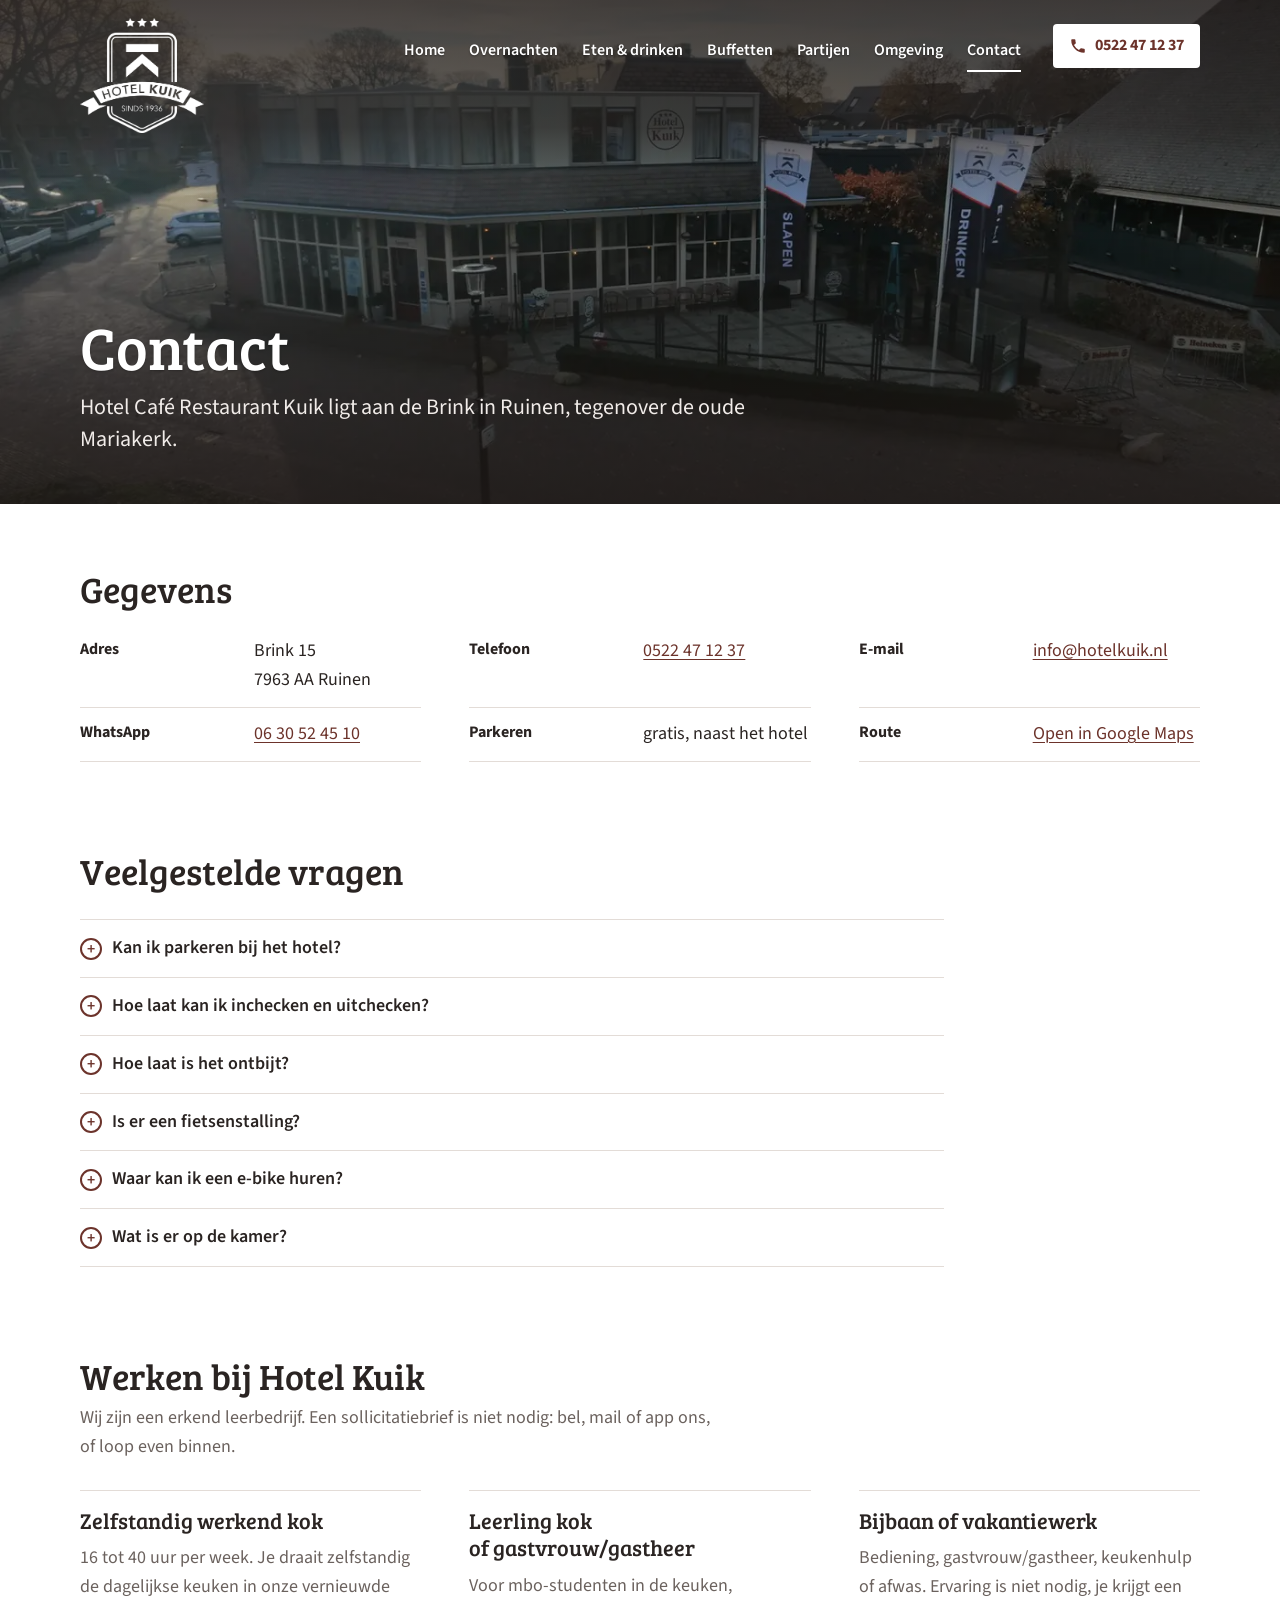
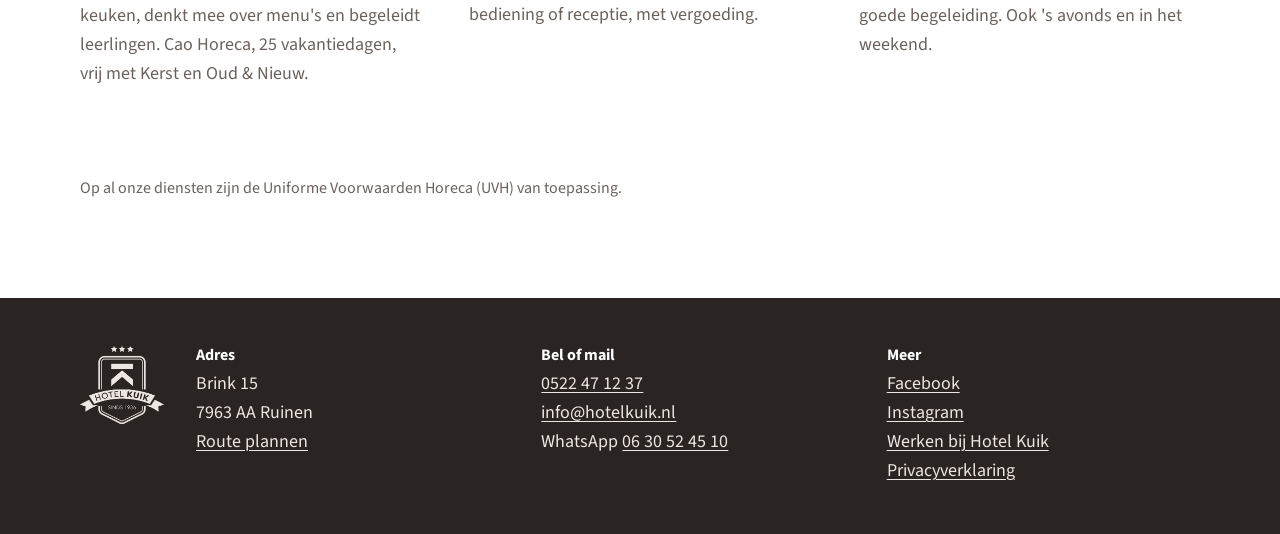
<file: contact/index.html>
<!doctype html>
<html lang="nl">
<head>
<meta charset="utf-8">
<meta name="viewport" content="width=device-width, initial-scale=1, viewport-fit=cover">
<title>Contact | Hotel Kuik Ruinen</title>
<meta name="description" content="Adres, telefoon, route, veelgestelde vragen en vacatures van Hotel Kuik in Ruinen.">
<link rel="canonical" href="https://www.hotelkuik.nl/contact/">
<meta property="og:type" content="website">
<meta property="og:title" content="Contact | Hotel Kuik Ruinen">
<meta property="og:description" content="Adres, telefoon, route, veelgestelde vragen en vacatures van Hotel Kuik in Ruinen.">
<meta property="og:url" content="https://www.hotelkuik.nl/contact/">
<meta property="og:image" content="https://www.hotelkuik.nl/assets/img/voorgevel.jpg">
<link rel="icon" type="image/png" href="../assets/img/icoon.png">
<link rel="preload" href="../assets/fonts/source-sans-400.woff2" as="font" type="font/woff2" crossorigin>
<link rel="stylesheet" href="../assets/basis.css?v=11">
<link rel="stylesheet" href="../assets/site.css?v=11">
<script src="../assets/site.js?v=11" defer></script>
</head>
<body>
<header class="site"><div class="binnen">
  <a class="site-merk" href="../" aria-label="Hotel Kuik, naar de homepage"><span class="site-logo" role="img" aria-label="Hotel Kuik, sinds 1936"></span></a>
  <nav aria-label="Hoofdmenu"><a href="../">Home</a><a href="../overnachten/">Overnachten</a><a href="../eten-drinken/">Eten &amp; drinken</a><a href="../buffetten/">Buffetten</a><a href="../partijen-vergaderen/">Partijen</a><a href="../omgeving/">Omgeving</a><a href="../contact/" aria-current="page">Contact</a></nav>
  <a class="site-tel" href="tel:+31522471237" aria-label="Bel ons: 0522 47 12 37"><svg viewBox="0 0 24 24" aria-hidden="true"><path d="M6.6 10.8a15.2 15.2 0 0 0 6.6 6.6l2.2-2.2c.3-.3.7-.4 1-.2 1.1.4 2.3.6 3.6.6.6 0 1 .4 1 1V20c0 .6-.4 1-1 1A17 17 0 0 1 3 4c0-.6.4-1 1-1h3.5c.6 0 1 .4 1 1 0 1.3.2 2.5.6 3.6.1.3 0 .7-.2 1z"/></svg><span class="nr">0522 47 12 37</span></a>
</div></header>
<main>
<section class="held">
  <img class="held-media" src="../assets/img/voorgevel-1400.webp" srcset="../assets/img/voorgevel-800.webp 800w, ../assets/img/voorgevel-1400.webp 1400w" sizes="100vw" alt="De voorgevel van Hotel Kuik aan de Brink, met de vlaggen Slapen, Eten en Drinken" width="1920" height="1080" style="object-position:center 55%" fetchpriority="high">
  <div class="binnen held-tekst"><h1>Contact</h1><p>Hotel Café Restaurant Kuik ligt aan de Brink in Ruinen, tegenover de oude Mariakerk.</p></div>
</section>
<div class="binnen pagina">
<section class="praktisch" aria-labelledby="co-geg">
      <h2 id="co-geg">Gegevens</h2>
      <dl>
        <div><dt>Adres</dt><dd>Brink 15<br>7963 AA Ruinen</dd></div>
        <div><dt>Telefoon</dt><dd><a href="tel:+31522471237">0522 47 12 37</a></dd></div>
        <div><dt>E-mail</dt><dd><a href="mailto:info@hotelkuik.nl">info@hotelkuik.nl</a></dd></div>
        <div><dt>WhatsApp</dt><dd><a href="https://wa.me/31630524510">06 30 52 45 10</a></dd></div>
        <div><dt>Parkeren</dt><dd>gratis, naast het hotel</dd></div>
        <div><dt>Route</dt><dd><a href="https://www.google.com/maps/search/?api=1&amp;query=Hotel+Kuik+Brink+15+Ruinen" target="_blank" rel="noopener">Open in Google Maps</a></dd></div>
      </dl>
    </section>

    <section class="soort" aria-labelledby="co-faq">
      <div class="soort-head"><h2 id="co-faq">Veelgestelde vragen</h2></div>
      <div class="faq">
        <details><summary>Kan ik parkeren bij het hotel?</summary><p>Ja, parkeren naast het hotel is altijd gratis.</p></details>
        <details><summary>Hoe laat kan ik inchecken en uitchecken?</summary><p>Inchecken kan vanaf 14.00 uur, uitchecken tot 11.00 uur. Eerder komen of later vertrekken kan in overleg, als de kamer vrij is.</p></details>
        <details><summary>Hoe laat is het ontbijt?</summary><p>Van 8.30 tot 10.30 uur in het restaurant. Eerder ontbijten kan in overleg, en een lunchpakket meenemen ook.</p></details>
        <details><summary>Is er een fietsenstalling?</summary><p>Ja, een overdekte fietsenstalling die op slot kan.</p></details>
        <details><summary>Waar kan ik een e-bike huren?</summary><p>Bij ons. Stuur een WhatsApp naar <a href="https://wa.me/31621373426">06 21 37 34 26</a>, dan staan de fietsen op de afgesproken dag klaar in onze fietsenstalling.</p></details>
        <details><summary>Wat is er op de kamer?</summary><p>Alle kamers hebben airconditioning, een smart-tv, een badkamer met regendouche en gratis wifi.</p></details>
      </div>
    </section>

    <section class="soort" id="vacatures" aria-labelledby="co-vac">
      <div class="soort-head"><h2 id="co-vac">Werken bij Hotel Kuik</h2><p>Wij zijn een erkend leerbedrijf. Een sollicitatiebrief is niet nodig: bel, mail of app ons, of loop even binnen.</p></div>
      <div class="kamers">
        <article class="kamer"><h3>Zelfstandig werkend kok</h3><p>16 tot 40 uur per week. Je draait zelfstandig de dagelijkse keuken in onze vernieuwde keuken, denkt mee over menu's en begeleidt leerlingen. Cao Horeca, 25 vakantiedagen, vrij met Kerst en Oud &amp; Nieuw.</p></article>
        <article class="kamer"><h3>Leerling kok of gastvrouw/gastheer</h3><p>Voor mbo-studenten in de keuken, bediening of receptie, met vergoeding.</p></article>
        <article class="kamer"><h3>Bijbaan of vakantiewerk</h3><p>Bediening, gastvrouw/gastheer, keukenhulp of afwas. Ervaring is niet nodig, je krijgt een goede begeleiding. Ook 's avonds en in het weekend.</p></article>
      </div>
    </section>

    <p class="note">Op al onze diensten zijn de Uniforme Voorwaarden Horeca (UVH) van toepassing.</p>
</div>
</main>
<footer class="voet"><div class="binnen">
  <span class="site-logo" role="img" aria-label="Hotel Kuik"></span>
  <div><h2>Adres</h2><p>Brink 15<br>7963 AA Ruinen<br><a href="https://www.google.com/maps/search/?api=1&amp;query=Hotel+Kuik+Brink+15+Ruinen">Route plannen</a></p></div>
  <div><h2>Bel of mail</h2><p><a href="tel:+31522471237">0522 47 12 37</a><br><a href="mailto:info@hotelkuik.nl">info@hotelkuik.nl</a><br>WhatsApp <a href="https://wa.me/31630524510">06 30 52 45 10</a></p></div>
  <div><h2>Meer</h2><p><a href="https://www.facebook.com/HotelKuikRuinen/">Facebook</a><br><a href="https://instagram.com/hotelkuik/">Instagram</a><br><a href="../contact/#vacatures">Werken bij Hotel Kuik</a><br><a href="../privacy/">Privacyverklaring</a></p></div>
</div></footer>
</body>
</html>
</file>
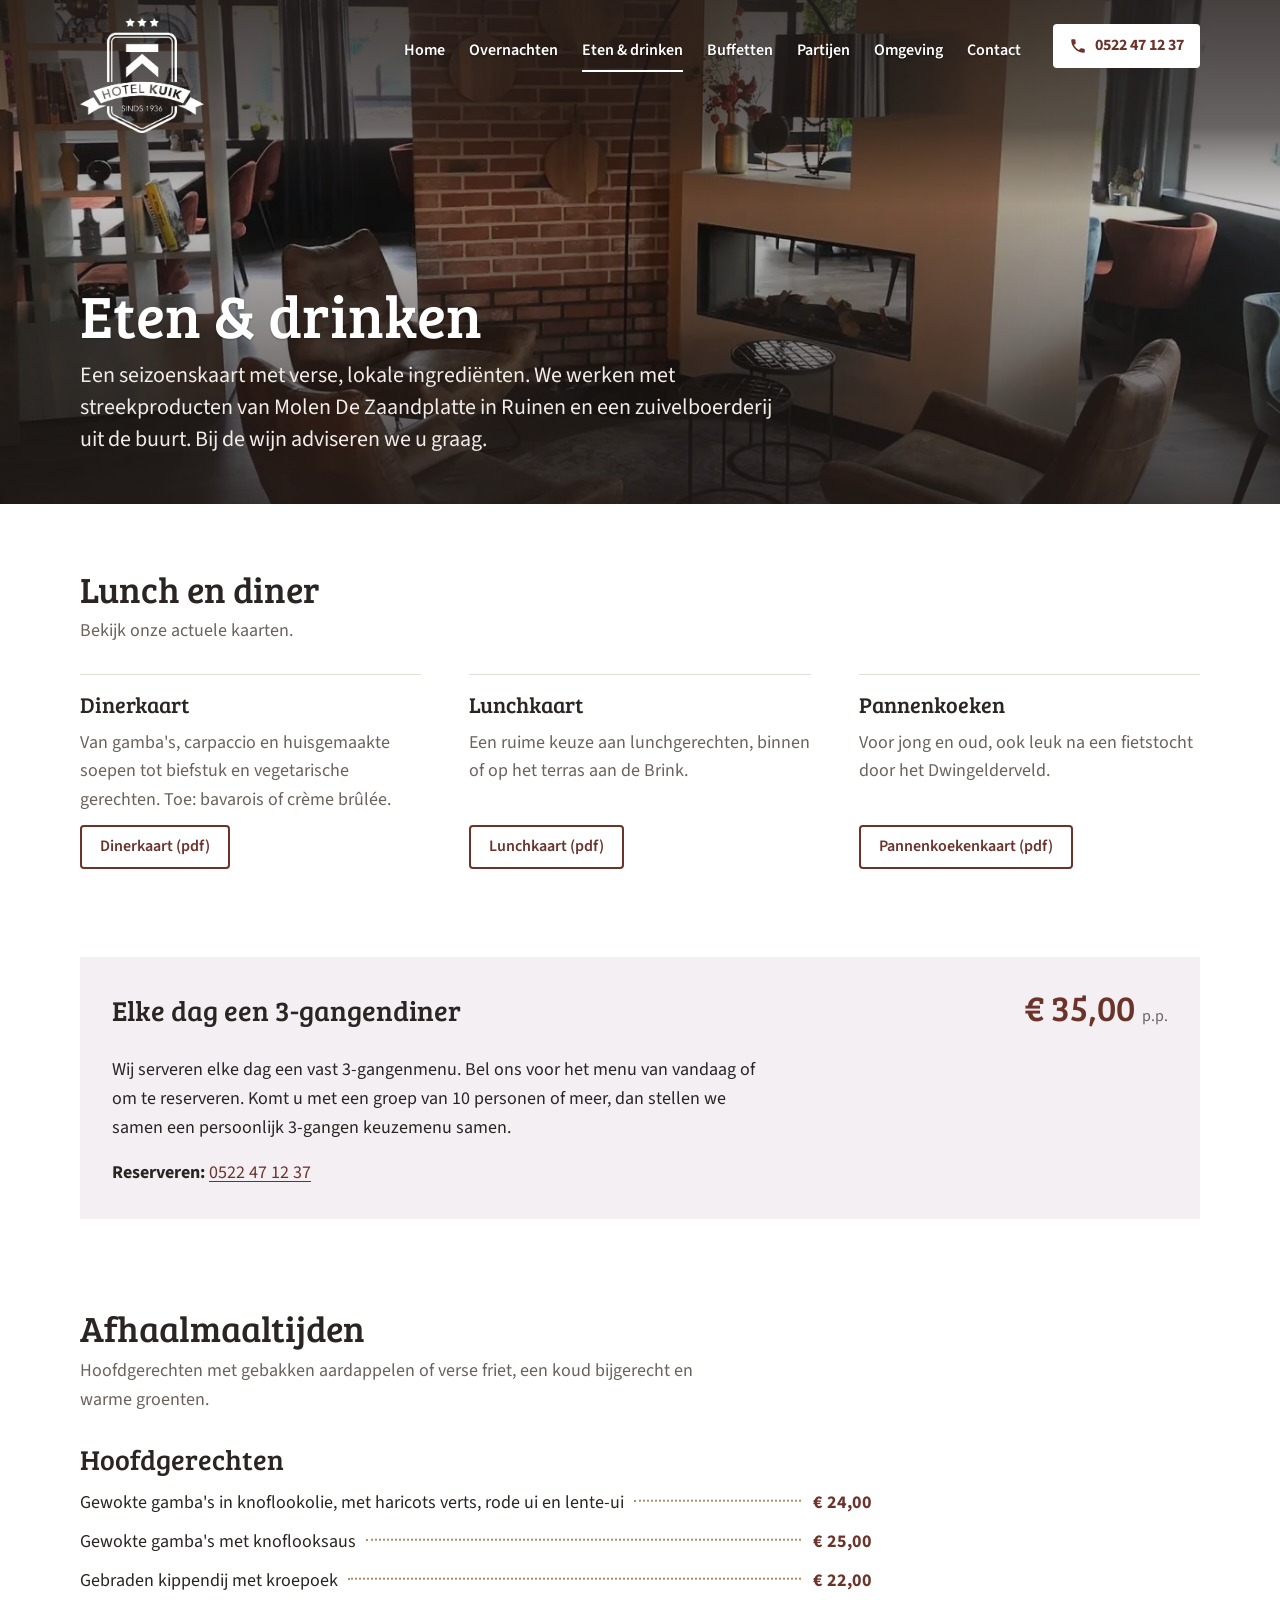
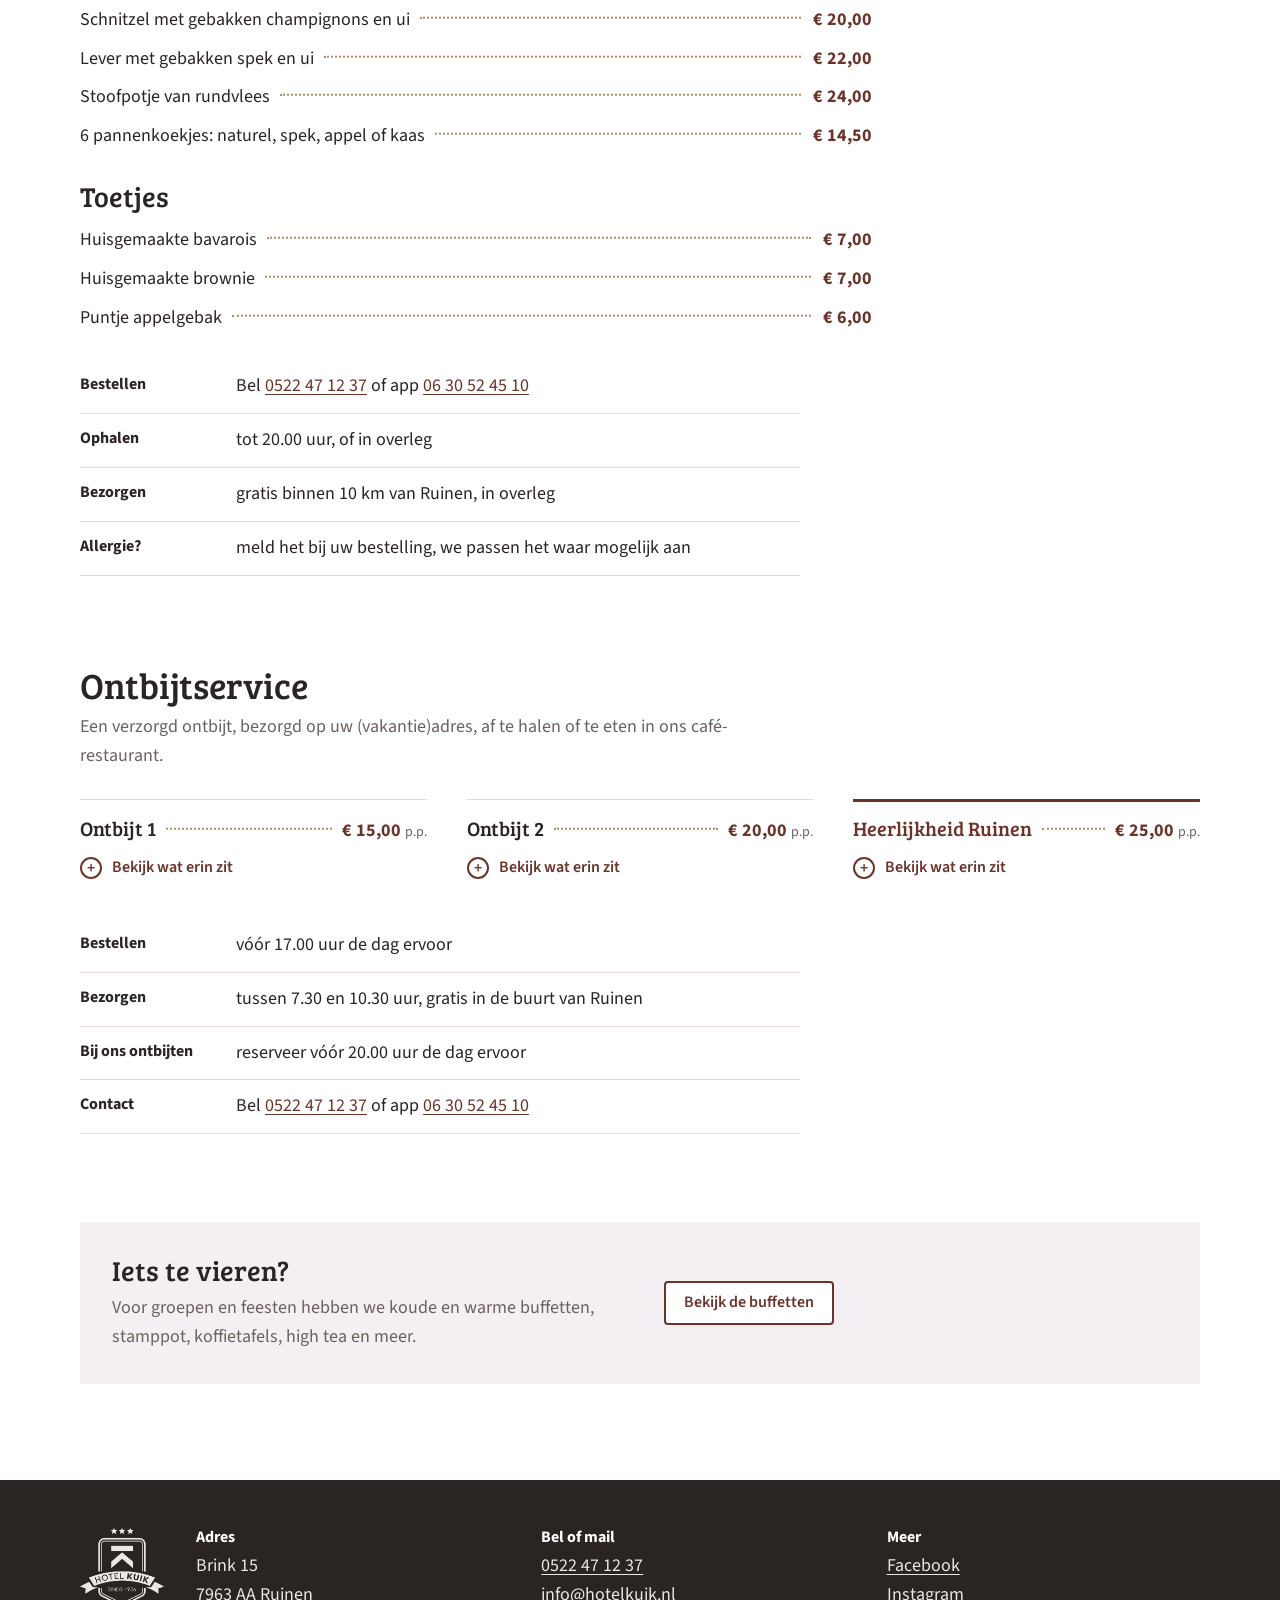
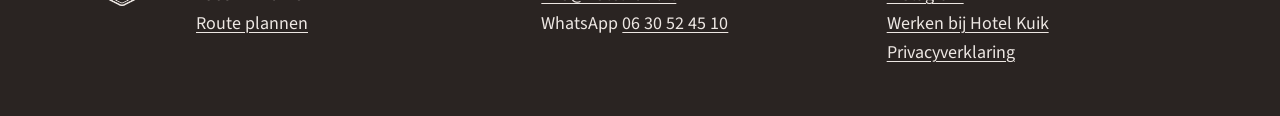
<file: eten-drinken/index.html>
<!doctype html>
<html lang="nl">
<head>
<meta charset="utf-8">
<meta name="viewport" content="width=device-width, initial-scale=1, viewport-fit=cover">
<title>Eten & drinken | Hotel Kuik Ruinen</title>
<meta name="description" content="Seizoenskaart met streekproducten, dagelijks 3-gangendiner, afhaalmaaltijden en ontbijtservice in Ruinen.">
<link rel="canonical" href="https://www.hotelkuik.nl/eten-drinken/">
<meta property="og:type" content="website">
<meta property="og:title" content="Eten & drinken | Hotel Kuik Ruinen">
<meta property="og:description" content="Seizoenskaart met streekproducten, dagelijks 3-gangendiner, afhaalmaaltijden en ontbijtservice in Ruinen.">
<meta property="og:url" content="https://www.hotelkuik.nl/eten-drinken/">
<meta property="og:image" content="https://www.hotelkuik.nl/assets/img/restaurant.jpg">
<link rel="icon" type="image/png" href="../assets/img/icoon.png">
<link rel="preload" href="../assets/fonts/source-sans-400.woff2" as="font" type="font/woff2" crossorigin>
<link rel="stylesheet" href="../assets/basis.css?v=11">
<link rel="stylesheet" href="../assets/site.css?v=11">
<script src="../assets/site.js?v=11" defer></script>
</head>
<body>
<header class="site"><div class="binnen">
  <a class="site-merk" href="../" aria-label="Hotel Kuik, naar de homepage"><span class="site-logo" role="img" aria-label="Hotel Kuik, sinds 1936"></span></a>
  <nav aria-label="Hoofdmenu"><a href="../">Home</a><a href="../overnachten/">Overnachten</a><a href="../eten-drinken/" aria-current="page">Eten &amp; drinken</a><a href="../buffetten/">Buffetten</a><a href="../partijen-vergaderen/">Partijen</a><a href="../omgeving/">Omgeving</a><a href="../contact/">Contact</a></nav>
  <a class="site-tel" href="tel:+31522471237" aria-label="Bel ons: 0522 47 12 37"><svg viewBox="0 0 24 24" aria-hidden="true"><path d="M6.6 10.8a15.2 15.2 0 0 0 6.6 6.6l2.2-2.2c.3-.3.7-.4 1-.2 1.1.4 2.3.6 3.6.6.6 0 1 .4 1 1V20c0 .6-.4 1-1 1A17 17 0 0 1 3 4c0-.6.4-1 1-1h3.5c.6 0 1 .4 1 1 0 1.3.2 2.5.6 3.6.1.3 0 .7-.2 1z"/></svg><span class="nr">0522 47 12 37</span></a>
</div></header>
<main>
<section class="held"><img class="held-media" src="../assets/img/lounge-1400.webp" srcset="../assets/img/lounge-800.webp 800w, ../assets/img/lounge-1400.webp 1400w" sizes="100vw" alt="De zithoek met leren fauteuils bij de open haard" width="1400" height="1050" style="object-position:center 60%" fetchpriority="high"><div class="binnen held-tekst"><h1>Eten &amp; drinken</h1><p>Een seizoenskaart met verse, lokale ingrediënten. We werken met streekproducten van Molen De Zaandplatte in Ruinen en een zuivelboerderij uit de buurt. Bij de wijn adviseren we u graag.</p></div></section>
<div class="binnen pagina">
<section class="soort" aria-labelledby="et-kaarten">
      <div class="soort-head"><h2 id="et-kaarten">Lunch en diner</h2><p>Bekijk onze actuele kaarten.</p></div>
      <div class="kamers">
        <article class="kamer"><h3>Dinerkaart</h3><p>Van gamba's, carpaccio en huisgemaakte soepen tot biefstuk en vegetarische gerechten. Toe: bavarois of crème brûlée.</p><a class="kies-knop" href="https://de.cdn-website.com/37f33b5c3a8d4a64af06f86dc53c6ce3/files/uploaded/Grote+kaart+%2836%29.pdf" target="_blank" rel="noopener">Dinerkaart (pdf)</a></article>
        <article class="kamer"><h3>Lunchkaart</h3><p>Een ruime keuze aan lunchgerechten, binnen of op het terras aan de Brink.</p><a class="kies-knop" href="https://de.cdn-website.com/37f33b5c3a8d4a64af06f86dc53c6ce3/files/uploaded/Hotel-Kuik-Lunch-Kaart.pdf" target="_blank" rel="noopener">Lunchkaart (pdf)</a></article>
        <article class="kamer"><h3>Pannenkoeken</h3><p>Voor jong en oud, ook leuk na een fietstocht door het Dwingelderveld.</p><a class="kies-knop" href="https://de.cdn-website.com/37f33b5c3a8d4a64af06f86dc53c6ce3/files/uploaded/Hotel-Kuik-Pannenkoeken-Kaart.pdf" target="_blank" rel="noopener">Pannenkoekenkaart (pdf)</a></article>
      </div>
    </section>

    <section class="inbegrepen" aria-labelledby="et-3g">
      <div class="diner-kop"><h2 id="et-3g">Elke dag een 3-gangendiner</h2><p class="diner-prijs">€ 35,00 <small>p.p.</small></p></div>
      <p class="sectie-tekst">Wij serveren elke dag een vast 3-gangenmenu. Bel ons voor het menu van vandaag of om te reserveren. Komt u met een groep van 10 personen of meer, dan stellen we samen een persoonlijk 3-gangen keuzemenu samen.</p>
      <p class="sectie-tekst"><b>Reserveren:</b> <a href="tel:+31522471237">0522 47 12 37</a></p>
    </section>

    <section class="soort" id="afhalen" aria-labelledby="et-afh">
      <div class="soort-head"><h2 id="et-afh">Afhaalmaaltijden</h2><p>Hoofdgerechten met gebakken aardappelen of verse friet, een koud bijgerecht en warme groenten.</p></div>
      <div class="extra">
        <h3>Hoofdgerechten</h3>
        <dl>
          <dt>Gewokte gamba's in knoflookolie, met haricots verts, rode ui en lente-ui</dt><dd>€ 24,00</dd>
          <dt>Gewokte gamba's met knoflooksaus</dt><dd>€ 25,00</dd>
          <dt>Gebraden kippendij met kroepoek</dt><dd>€ 22,00</dd>
          <dt>Schnitzel met gebakken champignons en ui</dt><dd>€ 20,00</dd>
          <dt>Lever met gebakken spek en ui</dt><dd>€ 22,00</dd>
          <dt>Stoofpotje van rundvlees</dt><dd>€ 24,00</dd>
          <dt>6 pannenkoekjes: naturel, spek, appel of kaas</dt><dd>€ 14,50</dd>
        </dl>
      </div>
      <div class="extra">
        <h3>Toetjes</h3>
        <dl><dt>Huisgemaakte bavarois</dt><dd>€ 7,00</dd><dt>Huisgemaakte brownie</dt><dd>€ 7,00</dd><dt>Puntje appelgebak</dt><dd>€ 6,00</dd></dl>
      </div>
      <div class="praktisch">
        <dl>
          <div><dt>Bestellen</dt><dd>Bel <a href="tel:+31522471237">0522 47 12 37</a> of app <a href="https://wa.me/31630524510">06 30 52 45 10</a></dd></div>
          <div><dt>Ophalen</dt><dd>tot 20.00 uur, of in overleg</dd></div>
          <div><dt>Bezorgen</dt><dd>gratis binnen 10 km van Ruinen, in overleg</dd></div>
          <div><dt>Allergie?</dt><dd>meld het bij uw bestelling, we passen het waar mogelijk aan</dd></div>
        </dl>
      </div>
    </section>

    <section class="soort" id="ontbijt" aria-labelledby="et-ontb">
      <div class="soort-head"><h2 id="et-ontb">Ontbijtservice</h2><p>Een verzorgd ontbijt, bezorgd op uw (vakantie)adres, af te halen of te eten in ons café-restaurant.</p></div>
      <div class="varianten">
        <article class="kaart"><div class="prijsband"><h3>Ontbijt 1</h3><div class="prijs">€ 15,00<small>p.p.</small></div></div>
          <details class="inhoud"><summary><span>Bekijk wat erin zit</span></summary><div class="lijst"><ul><li>Wit en bruin brood, cadetjes, beschuit en krentenbrood</li><li>Roomboter, jam</li><li>2 soorten kaas en 2 soorten vleeswaren</li><li>Gekookt ei</li><li>Jus d'orange</li></ul></div></details></article>
        <article class="kaart"><div class="prijsband"><h3>Ontbijt 2</h3><div class="prijs">€ 20,00<small>p.p.</small></div></div>
          <details class="inhoud"><summary><span>Bekijk wat erin zit</span></summary><div class="lijst"><span class="plus">Ontbijt 1 +</span><ul><li>Schaaltje vla, yoghurt, havermout of griesmeel</li><li>Maïs-, volkoren- en dubbelgrof brood</li><li>Huisgemaakte gemberkoek</li><li>Gebakken of gekookt ei</li><li>Honing, hagelslag en pindakaas</li><li>Tomaat</li></ul></div></details></article>
        <article class="kaart top"><div class="prijsband"><h3>Heerlijkheid Ruinen</h3><div class="prijs">€ 25,00<small>p.p.</small></div></div>
          <details class="inhoud"><summary><span>Bekijk wat erin zit</span></summary><div class="lijst"><span class="plus">Ontbijt 1 en 2 +</span><ul><li>Pecanbroodje en Deense krakeling</li><li>Warme worstjes en gebakken spek</li><li>Kiwi, meloen en komkommer</li><li>Melk, karnemelk en cornflakes</li></ul></div></details></article>
      </div>
      <div class="praktisch">
        <dl>
          <div><dt>Bestellen</dt><dd>vóór 17.00 uur de dag ervoor</dd></div>
          <div><dt>Bezorgen</dt><dd>tussen 7.30 en 10.30 uur, gratis in de buurt van Ruinen</dd></div>
          <div><dt>Bij ons ontbijten</dt><dd>reserveer vóór 20.00 uur de dag ervoor</dd></div>
          <div><dt>Contact</dt><dd>Bel <a href="tel:+31522471237">0522 47 12 37</a> of app <a href="https://wa.me/31630524510">06 30 52 45 10</a></dd></div>
        </dl>
      </div>
    </section>

    <aside class="dieet">
      <div><h2>Iets te vieren?</h2><p>Voor groepen en feesten hebben we koude en warme buffetten, stamppot, koffietafels, high tea en meer.</p></div>
      <a class="kies-knop" href="../buffetten/">Bekijk de buffetten</a>
    </aside>
</div>
</main>
<footer class="voet"><div class="binnen">
  <span class="site-logo" role="img" aria-label="Hotel Kuik"></span>
  <div><h2>Adres</h2><p>Brink 15<br>7963 AA Ruinen<br><a href="https://www.google.com/maps/search/?api=1&amp;query=Hotel+Kuik+Brink+15+Ruinen">Route plannen</a></p></div>
  <div><h2>Bel of mail</h2><p><a href="tel:+31522471237">0522 47 12 37</a><br><a href="mailto:info@hotelkuik.nl">info@hotelkuik.nl</a><br>WhatsApp <a href="https://wa.me/31630524510">06 30 52 45 10</a></p></div>
  <div><h2>Meer</h2><p><a href="https://www.facebook.com/HotelKuikRuinen/">Facebook</a><br><a href="https://instagram.com/hotelkuik/">Instagram</a><br><a href="../contact/#vacatures">Werken bij Hotel Kuik</a><br><a href="../privacy/">Privacyverklaring</a></p></div>
</div></footer>
</body>
</html>
</file>
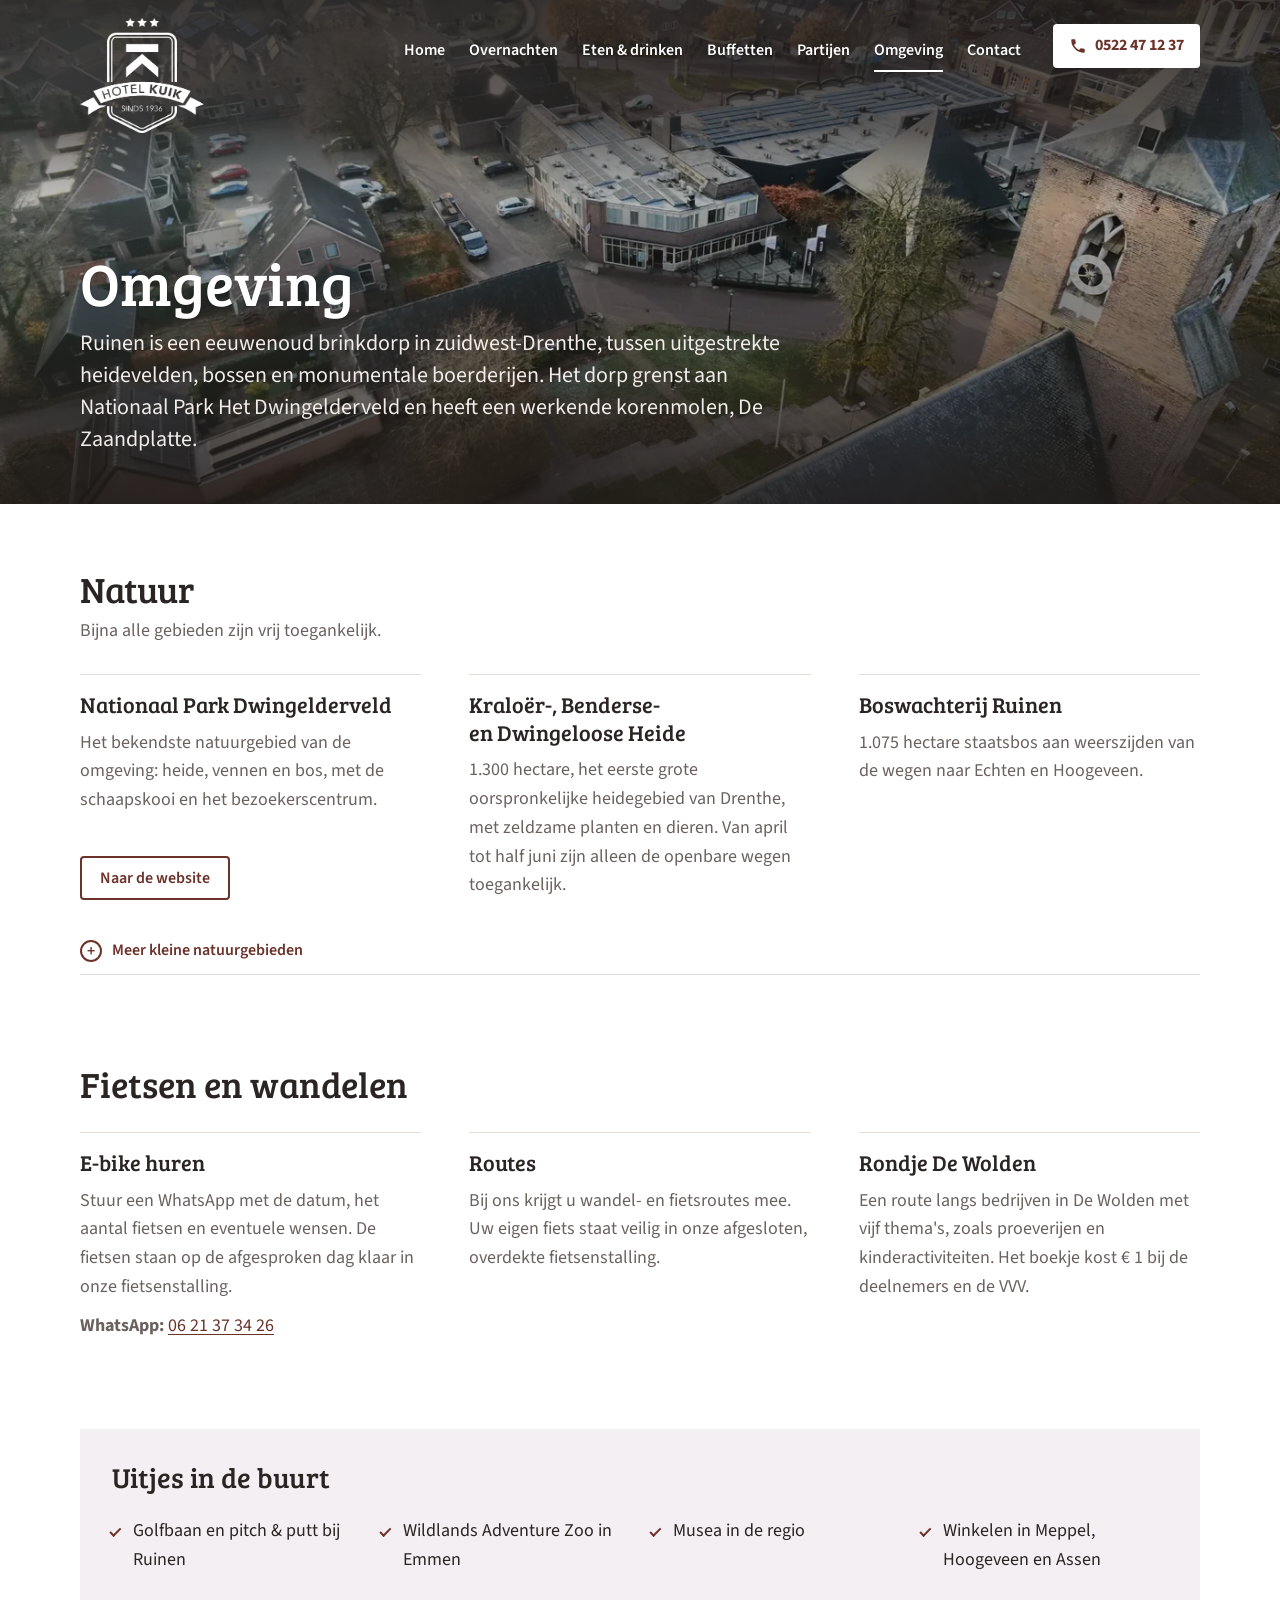
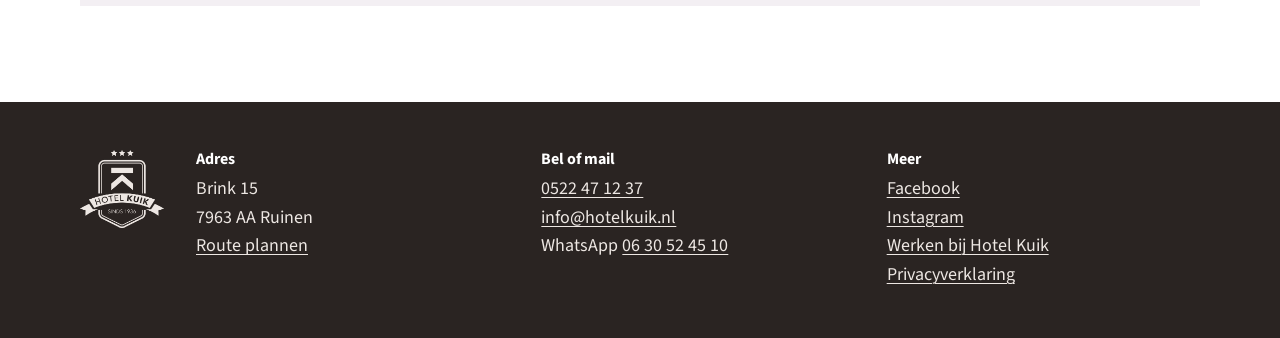
<file: omgeving/index.html>
<!doctype html>
<html lang="nl">
<head>
<meta charset="utf-8">
<meta name="viewport" content="width=device-width, initial-scale=1, viewport-fit=cover">
<title>Omgeving Ruinen en het Dwingelderveld | Hotel Kuik</title>
<meta name="description" content="Wandelen en fietsen in het Dwingelderveld en de heide rond Ruinen. E-bike huren bij Hotel Kuik.">
<link rel="canonical" href="https://www.hotelkuik.nl/omgeving/">
<meta property="og:type" content="website">
<meta property="og:title" content="Omgeving Ruinen en het Dwingelderveld | Hotel Kuik">
<meta property="og:description" content="Wandelen en fietsen in het Dwingelderveld en de heide rond Ruinen. E-bike huren bij Hotel Kuik.">
<meta property="og:url" content="https://www.hotelkuik.nl/omgeving/">
<meta property="og:image" content="https://www.hotelkuik.nl/assets/img/dorp.jpg">
<link rel="icon" type="image/png" href="../assets/img/icoon.png">
<link rel="preload" href="../assets/fonts/source-sans-400.woff2" as="font" type="font/woff2" crossorigin>
<link rel="stylesheet" href="../assets/basis.css?v=11">
<link rel="stylesheet" href="../assets/site.css?v=11">
<script src="../assets/site.js?v=11" defer></script>
</head>
<body>
<header class="site"><div class="binnen">
  <a class="site-merk" href="../" aria-label="Hotel Kuik, naar de homepage"><span class="site-logo" role="img" aria-label="Hotel Kuik, sinds 1936"></span></a>
  <nav aria-label="Hoofdmenu"><a href="../">Home</a><a href="../overnachten/">Overnachten</a><a href="../eten-drinken/">Eten &amp; drinken</a><a href="../buffetten/">Buffetten</a><a href="../partijen-vergaderen/">Partijen</a><a href="../omgeving/" aria-current="page">Omgeving</a><a href="../contact/">Contact</a></nav>
  <a class="site-tel" href="tel:+31522471237" aria-label="Bel ons: 0522 47 12 37"><svg viewBox="0 0 24 24" aria-hidden="true"><path d="M6.6 10.8a15.2 15.2 0 0 0 6.6 6.6l2.2-2.2c.3-.3.7-.4 1-.2 1.1.4 2.3.6 3.6.6.6 0 1 .4 1 1V20c0 .6-.4 1-1 1A17 17 0 0 1 3 4c0-.6.4-1 1-1h3.5c.6 0 1 .4 1 1 0 1.3.2 2.5.6 3.6.1.3 0 .7-.2 1z"/></svg><span class="nr">0522 47 12 37</span></a>
</div></header>
<main>
<section class="held">
  <img class="held-media" src="../assets/img/dorp-1400.webp" srcset="../assets/img/dorp-800.webp 800w, ../assets/img/dorp-1400.webp 1400w" sizes="100vw" alt="Ruinen vanuit de lucht: de Brink, de oude Mariakerk en de bossen eromheen" width="1920" height="1080" style="object-position:center 50%" fetchpriority="high">
  <div class="binnen held-tekst"><h1>Omgeving</h1><p>Ruinen is een eeuwenoud brinkdorp in zuidwest-Drenthe, tussen uitgestrekte heidevelden, bossen en monumentale boerderijen. Het dorp grenst aan Nationaal Park Het Dwingelderveld en heeft een werkende korenmolen, De Zaandplatte.</p></div>
</section>
<div class="binnen pagina">
<section class="soort" aria-labelledby="om-natuur">
      <div class="soort-head"><h2 id="om-natuur">Natuur</h2><p>Bijna alle gebieden zijn vrij toegankelijk.</p></div>
      <div class="kamers">
        <article class="kamer"><h3>Nationaal Park Dwingelderveld</h3><p>Het bekendste natuurgebied van de omgeving: heide, vennen en bos, met de schaapskooi en het bezoekerscentrum.</p><a class="kies-knop" href="https://www.nationaalpark-dwingelderveld.nl/" target="_blank" rel="noopener">Naar de website</a></article>
        <article class="kamer"><h3>Kraloër-, Benderse- en Dwingeloose Heide</h3><p>1.300 hectare, het eerste grote oorspronkelijke heidegebied van Drenthe, met zeldzame planten en dieren. Van april tot half juni zijn alleen de openbare wegen toegankelijk.</p></article>
        <article class="kamer"><h3>Boswachterij Ruinen</h3><p>1.075 hectare staatsbos aan weerszijden van de wegen naar Echten en Hoogeveen.</p></article>
      </div>
      <details class="meer"><summary>Meer kleine natuurgebieden</summary>
        <p>Anserdennen (125 ha), Rheebruggen (90 ha), Kraloo (90 ha), Spaarbankbos (75 ha), Gijsselter Koelen (50 ha), Nuilerbos en Amsahoff's Bosch (elk 28 ha), Echtenerzand (22 ha), Echtense Bossen (16 ha), Veluwenbosch (12 ha), Hunnenkloosterberg en Anser Plas (elk 8 ha).</p>
      </details>
    </section>

    <section class="soort" id="fietsen" aria-labelledby="om-fiets">
      <div class="soort-head"><h2 id="om-fiets">Fietsen en wandelen</h2></div>
      <div class="kamers">
        <article class="kamer"><h3>E-bike huren</h3><p>Stuur een WhatsApp met de datum, het aantal fietsen en eventuele wensen. De fietsen staan op de afgesproken dag klaar in onze fietsenstalling.</p><p><b>WhatsApp:</b> <a href="https://wa.me/31621373426">06 21 37 34 26</a></p></article>
        <article class="kamer"><h3>Routes</h3><p>Bij ons krijgt u wandel- en fietsroutes mee. Uw eigen fiets staat veilig in onze afgesloten, overdekte fietsenstalling.</p></article>
        <article class="kamer"><h3>Rondje De Wolden</h3><p>Een route langs bedrijven in De Wolden met vijf thema's, zoals proeverijen en kinderactiviteiten. Het boekje kost € 1 bij de deelnemers en de VVV.</p></article>
      </div>
    </section>

    <section class="inbegrepen" aria-labelledby="om-uit">
      <h2 id="om-uit">Uitjes in de buurt</h2>
      <ul><li>Golfbaan en pitch &amp; putt bij Ruinen</li><li>Wildlands Adventure Zoo in Emmen</li><li>Musea in de regio</li><li>Winkelen in Meppel, Hoogeveen en Assen</li></ul>
    </section>
</div>
</main>
<footer class="voet"><div class="binnen">
  <span class="site-logo" role="img" aria-label="Hotel Kuik"></span>
  <div><h2>Adres</h2><p>Brink 15<br>7963 AA Ruinen<br><a href="https://www.google.com/maps/search/?api=1&amp;query=Hotel+Kuik+Brink+15+Ruinen">Route plannen</a></p></div>
  <div><h2>Bel of mail</h2><p><a href="tel:+31522471237">0522 47 12 37</a><br><a href="mailto:info@hotelkuik.nl">info@hotelkuik.nl</a><br>WhatsApp <a href="https://wa.me/31630524510">06 30 52 45 10</a></p></div>
  <div><h2>Meer</h2><p><a href="https://www.facebook.com/HotelKuikRuinen/">Facebook</a><br><a href="https://instagram.com/hotelkuik/">Instagram</a><br><a href="../contact/#vacatures">Werken bij Hotel Kuik</a><br><a href="../privacy/">Privacyverklaring</a></p></div>
</div></footer>
</body>
</html>
</file>
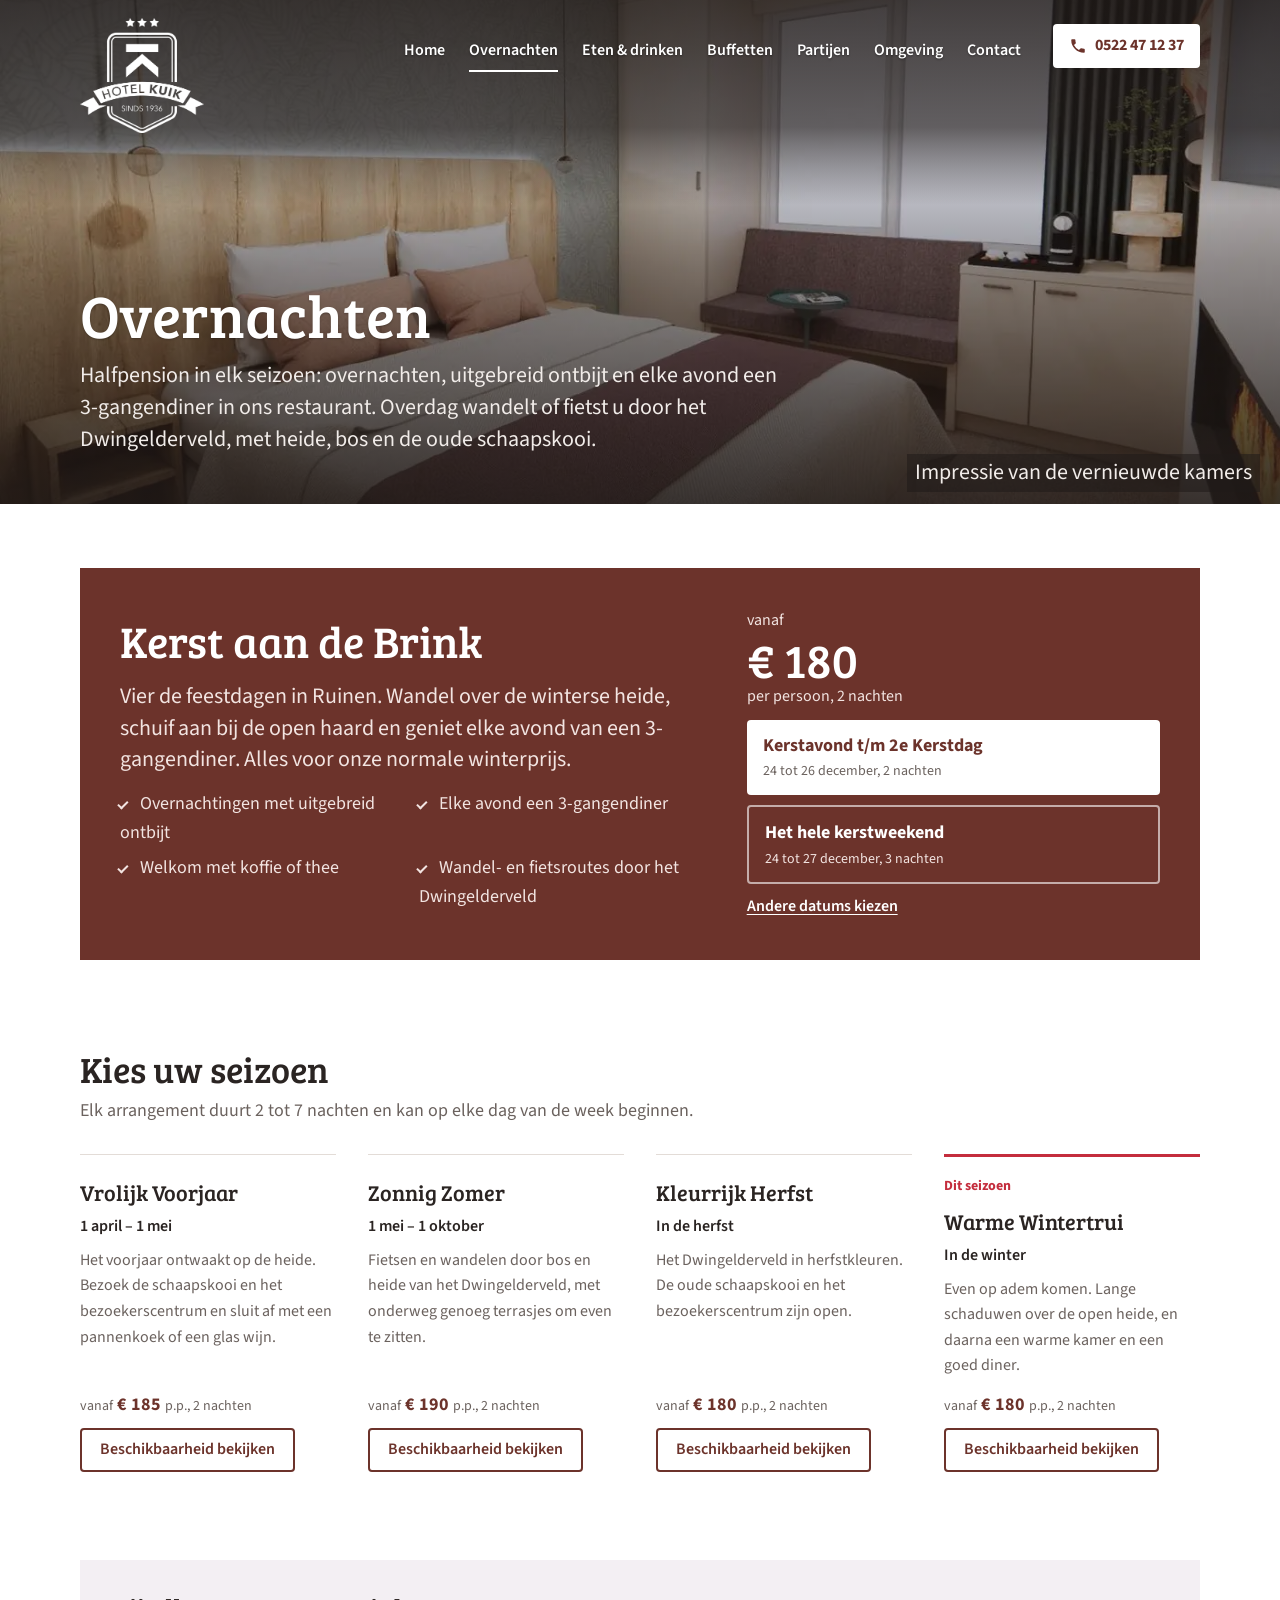
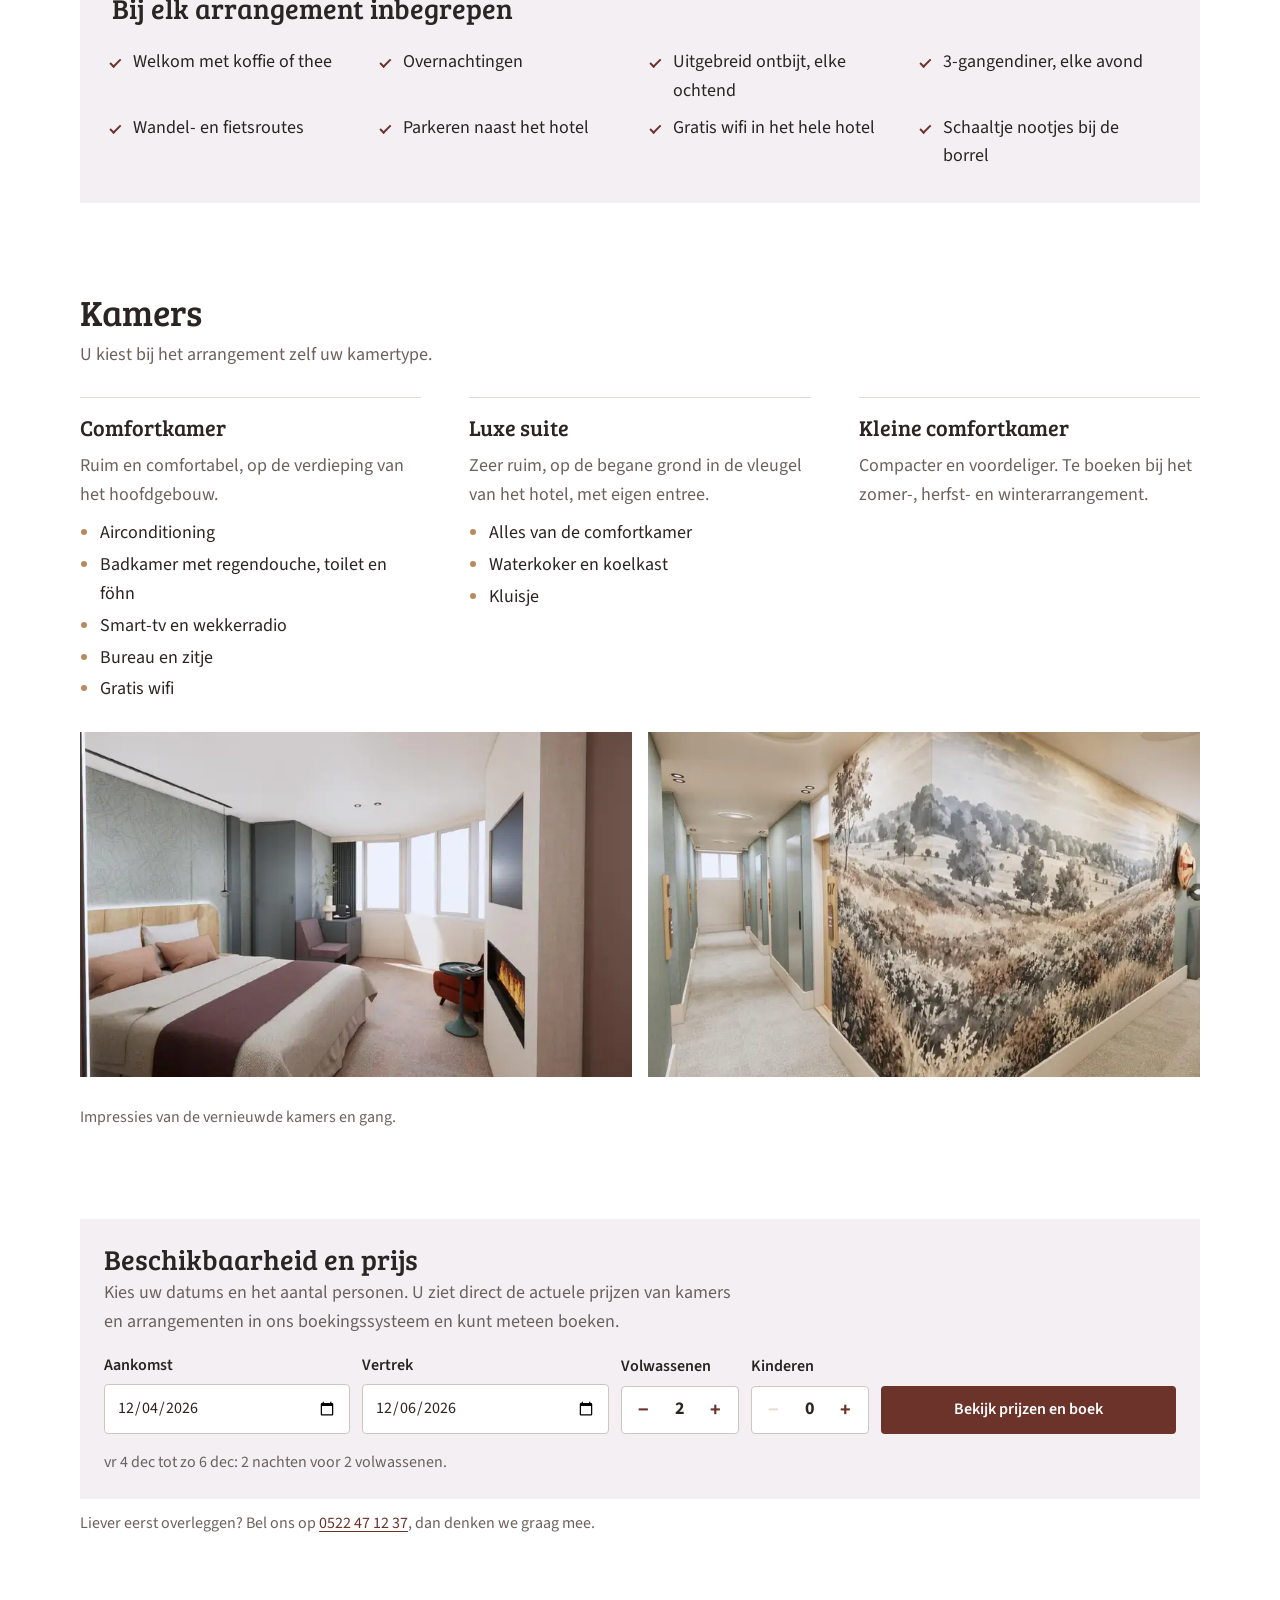
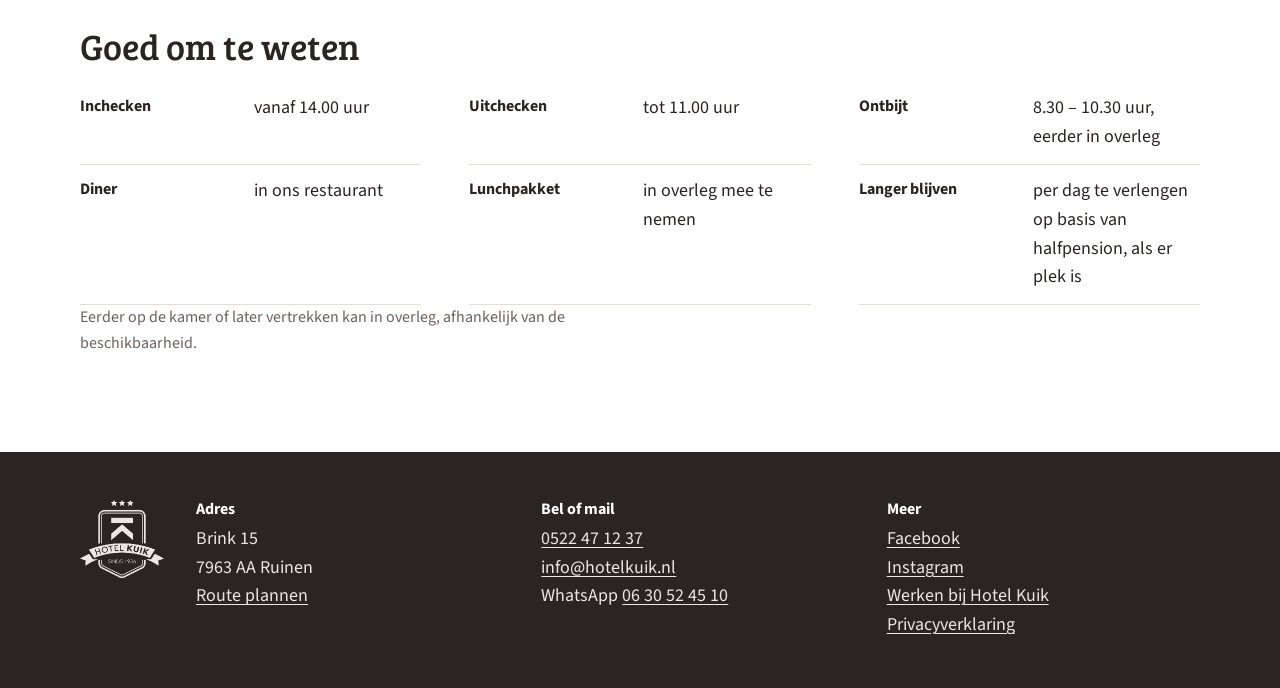
<file: overnachten/index.html>
<!doctype html>
<html lang="nl">
<head>
<meta charset="utf-8">
<meta name="viewport" content="width=device-width, initial-scale=1, viewport-fit=cover">
<title>Overnachten en arrangementen | Hotel Kuik Ruinen</title>
<meta name="description" content="Halfpension-arrangementen in elk seizoen, met ontbijt en 3-gangendiner. Boek direct uw kamer bij Hotel Kuik in Ruinen.">
<link rel="canonical" href="https://www.hotelkuik.nl/overnachten/">
<meta property="og:type" content="website">
<meta property="og:title" content="Overnachten en arrangementen | Hotel Kuik Ruinen">
<meta property="og:description" content="Halfpension-arrangementen in elk seizoen, met ontbijt en 3-gangendiner. Boek direct uw kamer bij Hotel Kuik in Ruinen.">
<meta property="og:url" content="https://www.hotelkuik.nl/overnachten/">
<meta property="og:image" content="https://www.hotelkuik.nl/assets/img/kamer02.jpg">
<link rel="icon" type="image/png" href="../assets/img/icoon.png">
<link rel="preload" href="../assets/fonts/source-sans-400.woff2" as="font" type="font/woff2" crossorigin>
<link rel="stylesheet" href="../assets/basis.css?v=11">
<link rel="stylesheet" href="../assets/site.css?v=11">
<script src="../assets/site.js?v=11" defer></script>
</head>
<body>
<header class="site"><div class="binnen">
  <a class="site-merk" href="../" aria-label="Hotel Kuik, naar de homepage"><span class="site-logo" role="img" aria-label="Hotel Kuik, sinds 1936"></span></a>
  <nav aria-label="Hoofdmenu"><a href="../">Home</a><a href="../overnachten/" aria-current="page">Overnachten</a><a href="../eten-drinken/">Eten &amp; drinken</a><a href="../buffetten/">Buffetten</a><a href="../partijen-vergaderen/">Partijen</a><a href="../omgeving/">Omgeving</a><a href="../contact/">Contact</a></nav>
  <a class="site-tel" href="tel:+31522471237" aria-label="Bel ons: 0522 47 12 37"><svg viewBox="0 0 24 24" aria-hidden="true"><path d="M6.6 10.8a15.2 15.2 0 0 0 6.6 6.6l2.2-2.2c.3-.3.7-.4 1-.2 1.1.4 2.3.6 3.6.6.6 0 1 .4 1 1V20c0 .6-.4 1-1 1A17 17 0 0 1 3 4c0-.6.4-1 1-1h3.5c.6 0 1 .4 1 1 0 1.3.2 2.5.6 3.6.1.3 0 .7-.2 1z"/></svg><span class="nr">0522 47 12 37</span></a>
</div></header>
<main>
<section class="held"><img class="held-media" src="../assets/img/kamer02-1400.webp" srcset="../assets/img/kamer02-800.webp 800w, ../assets/img/kamer02-1400.webp 1400w" sizes="100vw" alt="Impressie van een vernieuwde kamer met tweepersoonsbed en sfeerhaard" width="1400" height="1050" style="object-position:center 55%" fetchpriority="high"><p class="held-bijschrift">Impressie van de vernieuwde kamers</p><div class="binnen held-tekst"><h1>Overnachten</h1><p>Halfpension in elk seizoen: overnachten, uitgebreid ontbijt en elke avond een 3-gangendiner in ons restaurant. Overdag wandelt of fietst u door het Dwingelderveld, met heide, bos en de oude schaapskooi.</p></div></section>
<div class="binnen pagina">
<section class="kerst" id="kerst" aria-labelledby="kerst-t">
      
      <div class="kerst-inhoud">
        <h2 id="kerst-t">Kerst aan de Brink</h2>
        <p class="kerst-lead">Vier de feestdagen in Ruinen. Wandel over de winterse heide, schuif aan bij de open haard en geniet elke avond van een 3-gangendiner. Alles voor onze normale winterprijs.</p>
        <ul class="kerst-lijst"><li>Overnachtingen met uitgebreid ontbijt</li><li>Elke avond een 3-gangendiner</li><li>Welkom met koffie of thee</li><li>Wandel- en fietsroutes door het Dwingelderveld</li></ul>
      </div>
      <div class="kerst-boek">
        <div class="kerst-prijs"><small>vanaf</small><b>€ 180</b><small>per persoon, 2 nachten</small></div>
        <a class="kerst-knop" href="https://ibe.smarthotel.nl/hotel/ae0d9185-175a-4b8b-92d4-86be0e005504/2026-12-24/2026-12-26/2/0/0/0/rooms" target="_blank" rel="noopener"><span>Kerstavond t/m 2e Kerstdag</span><small>24 tot 26 december, 2 nachten</small></a>
        <a class="kerst-knop alt" href="https://ibe.smarthotel.nl/hotel/ae0d9185-175a-4b8b-92d4-86be0e005504/2026-12-24/2026-12-27/2/0/0/0/rooms" target="_blank" rel="noopener"><span>Het hele kerstweekend</span><small>24 tot 27 december, 3 nachten</small></a>
        <a class="kerst-anders" href="#boeken" data-kerst-datum>Andere datums kiezen</a>
      </div>
    </section>

    <section class="soort" id="seizoenen" aria-labelledby="seiz-t">
      <div class="soort-head"><h2 id="seiz-t">Kies uw seizoen</h2><p>Elk arrangement duurt 2 tot 7 nachten en kan op elke dag van de week beginnen.</p></div>
      <div class="seizoenen">
        <article class="seizoen" data-seizoen="voorjaar">
          <div class="seizoen-top"><span class="nu-tag" hidden>Dit seizoen</span></div>
          <h3>Vrolijk Voorjaar</h3>
          <p class="periode">1 april – 1 mei</p>
          <p>Het voorjaar ontwaakt op de heide. Bezoek de schaapskooi en het bezoekerscentrum en sluit af met een pannenkoek of een glas wijn.</p>
          <p class="seizoen-prijs"><small>vanaf</small> € 185 <small>p.p., 2 nachten</small></p>
          <a class="kies-knop" href="#boeken" data-seizoen-start="04-01">Beschikbaarheid bekijken</a>
        </article>
        <article class="seizoen" data-seizoen="zomer">
          <div class="seizoen-top"><span class="nu-tag" hidden>Dit seizoen</span></div>
          <h3>Zonnig Zomer</h3>
          <p class="periode">1 mei – 1 oktober</p>
          <p>Fietsen en wandelen door bos en heide van het Dwingelderveld, met onderweg genoeg terrasjes om even te zitten.</p>
          <p class="seizoen-prijs"><small>vanaf</small> € 190 <small>p.p., 2 nachten</small></p>
          <a class="kies-knop" href="#boeken" data-seizoen-start="05-01">Beschikbaarheid bekijken</a>
        </article>
        <article class="seizoen" data-seizoen="herfst">
          <div class="seizoen-top"><span class="nu-tag" hidden>Dit seizoen</span></div>
          <h3>Kleurrijk Herfst</h3>
          <p class="periode">In de herfst</p>
          <p>Het Dwingelderveld in herfstkleuren. De oude schaapskooi en het bezoekerscentrum zijn open.</p>
          <p class="seizoen-prijs"><small>vanaf</small> € 180 <small>p.p., 2 nachten</small></p>
          <a class="kies-knop" href="#boeken" data-seizoen-start="">Beschikbaarheid bekijken</a>
        </article>
        <article class="seizoen" data-seizoen="winter">
          <div class="seizoen-top"><span class="nu-tag" hidden>Dit seizoen</span></div>
          <h3>Warme Wintertrui</h3>
          <p class="periode">In de winter</p>
          <p>Even op adem komen. Lange schaduwen over de open heide, en daarna een warme kamer en een goed diner.</p>
          <p class="seizoen-prijs"><small>vanaf</small> € 180 <small>p.p., 2 nachten</small></p>
          <a class="kies-knop" href="#boeken" data-seizoen-start="">Beschikbaarheid bekijken</a>
        </article>
      </div>
    </section>

    <section class="inbegrepen" aria-labelledby="inb-t">
      <h2 id="inb-t">Bij elk arrangement inbegrepen</h2>
      <ul>
        <li>Welkom met koffie of thee</li>
        <li>Overnachtingen</li>
        <li>Uitgebreid ontbijt, elke ochtend</li>
        <li>3-gangendiner, elke avond</li>
        <li>Wandel- en fietsroutes</li>
        <li>Parkeren naast het hotel</li>
        <li>Gratis wifi in het hele hotel</li>
        <li>Schaaltje nootjes bij de borrel</li>
      </ul>
    </section>

    <section class="soort" id="kamers" aria-labelledby="kam-t">
      <div class="soort-head"><h2 id="kam-t">Kamers</h2><p>U kiest bij het arrangement zelf uw kamertype.</p></div>
      <div class="kamers">
        <article class="kamer"><h3>Comfortkamer</h3><p>Ruim en comfortabel, op de verdieping van het hoofdgebouw.</p><ul class="voorz"><li>Airconditioning</li><li>Badkamer met regendouche, toilet en föhn</li><li>Smart-tv en wekkerradio</li><li>Bureau en zitje</li><li>Gratis wifi</li></ul></article>
        <article class="kamer"><h3>Luxe suite</h3><p>Zeer ruim, op de begane grond in de vleugel van het hotel, met eigen entree.</p><ul class="voorz"><li>Alles van de comfortkamer</li><li>Waterkoker en koelkast</li><li>Kluisje</li></ul></article>
        <article class="kamer"><h3>Kleine comfortkamer</h3><p>Compacter en voordeliger. Te boeken bij het zomer-, herfst- en winterarrangement.</p></article>
      </div>
      <div class="fotoduo">
        <figure><img src="../assets/img/kamer12-1400.webp" srcset="../assets/img/kamer12-800.webp 800w, ../assets/img/kamer12-1400.webp 1400w" sizes="(max-width: 860px) 100vw, 560px" alt="Impressie van een vernieuwde kamer met zitje bij het raam" width="1400" height="824" loading="lazy"></figure>
        <figure><img src="../assets/img/gang-1400.webp" srcset="../assets/img/gang-800.webp 800w, ../assets/img/gang-1400.webp 1400w" sizes="(max-width: 860px) 100vw, 560px" alt="Impressie van de gang met behang van een Drents heidelandschap" width="1400" height="824" loading="lazy"></figure>
      </div>
      <p class="note">Impressies van de vernieuwde kamers en gang.</p>
    </section>

    <section class="soort boeken" id="boeken" aria-labelledby="boeken-t">
      <div class="boekbalk" data-boekbalk>
        <div class="boekbalk-kop"><h2 id="boeken-t">Beschikbaarheid en prijs</h2><p>Kies uw datums en het aantal personen. U ziet direct de actuele prijzen van kamers en arrangementen in ons boekingssysteem en kunt meteen boeken.</p></div>
        <div class="boekbalk-velden">
          <div class="veld"><label for="boeken-in">Aankomst</label><input type="date" id="boeken-in" data-in></div>
          <div class="veld"><label for="boeken-uit">Vertrek</label><input type="date" id="boeken-uit" data-uit></div>
          <div class="veld teller"><span class="label" id="boeken-vw-l">Volwassenen</span><div class="stepper"><button type="button" data-min="vw" aria-label="Eén volwassene minder">−</button><output data-vw aria-labelledby="boeken-vw-l">2</output><button type="button" data-plus="vw" aria-label="Eén volwassene meer">+</button></div></div>
          <div class="veld teller"><span class="label" id="boeken-ki-l">Kinderen</span><div class="stepper"><button type="button" data-min="ki" aria-label="Eén kind minder">−</button><output data-ki aria-labelledby="boeken-ki-l">0</output><button type="button" data-plus="ki" aria-label="Eén kind meer">+</button></div></div>
          <a class="verstuur boek-knop" data-boek href="https://ibe.smarthotel.nl/hotel/ae0d9185-175a-4b8b-92d4-86be0e005504/" target="_blank" rel="noopener">Bekijk prijzen en boek</a>
        </div>
        <p class="boekbalk-info" data-info aria-live="polite"></p>
      </div>
      <p class="note">Liever eerst overleggen? Bel ons op <a href="tel:+31522471237">0522 47 12 37</a>, dan denken we graag mee.</p>
    </section>

    <section class="praktisch" aria-labelledby="prak-t">
      <h2 id="prak-t">Goed om te weten</h2>
      <dl>
        <div><dt>Inchecken</dt><dd>vanaf 14.00 uur</dd></div>
        <div><dt>Uitchecken</dt><dd>tot 11.00 uur</dd></div>
        <div><dt>Ontbijt</dt><dd>8.30 – 10.30 uur, eerder in overleg</dd></div>
        <div><dt>Diner</dt><dd>in ons restaurant</dd></div>
        <div><dt>Lunchpakket</dt><dd>in overleg mee te nemen</dd></div>
        <div><dt>Langer blijven</dt><dd>per dag te verlengen op basis van halfpension, als er plek is</dd></div>
      </dl>
      <p class="note">Eerder op de kamer of later vertrekken kan in overleg, afhankelijk van de beschikbaarheid.</p>
    </section>
</div>
</main>
<footer class="voet"><div class="binnen">
  <span class="site-logo" role="img" aria-label="Hotel Kuik"></span>
  <div><h2>Adres</h2><p>Brink 15<br>7963 AA Ruinen<br><a href="https://www.google.com/maps/search/?api=1&amp;query=Hotel+Kuik+Brink+15+Ruinen">Route plannen</a></p></div>
  <div><h2>Bel of mail</h2><p><a href="tel:+31522471237">0522 47 12 37</a><br><a href="mailto:info@hotelkuik.nl">info@hotelkuik.nl</a><br>WhatsApp <a href="https://wa.me/31630524510">06 30 52 45 10</a></p></div>
  <div><h2>Meer</h2><p><a href="https://www.facebook.com/HotelKuikRuinen/">Facebook</a><br><a href="https://instagram.com/hotelkuik/">Instagram</a><br><a href="../contact/#vacatures">Werken bij Hotel Kuik</a><br><a href="../privacy/">Privacyverklaring</a></p></div>
</div></footer>
</body>
</html>
</file>
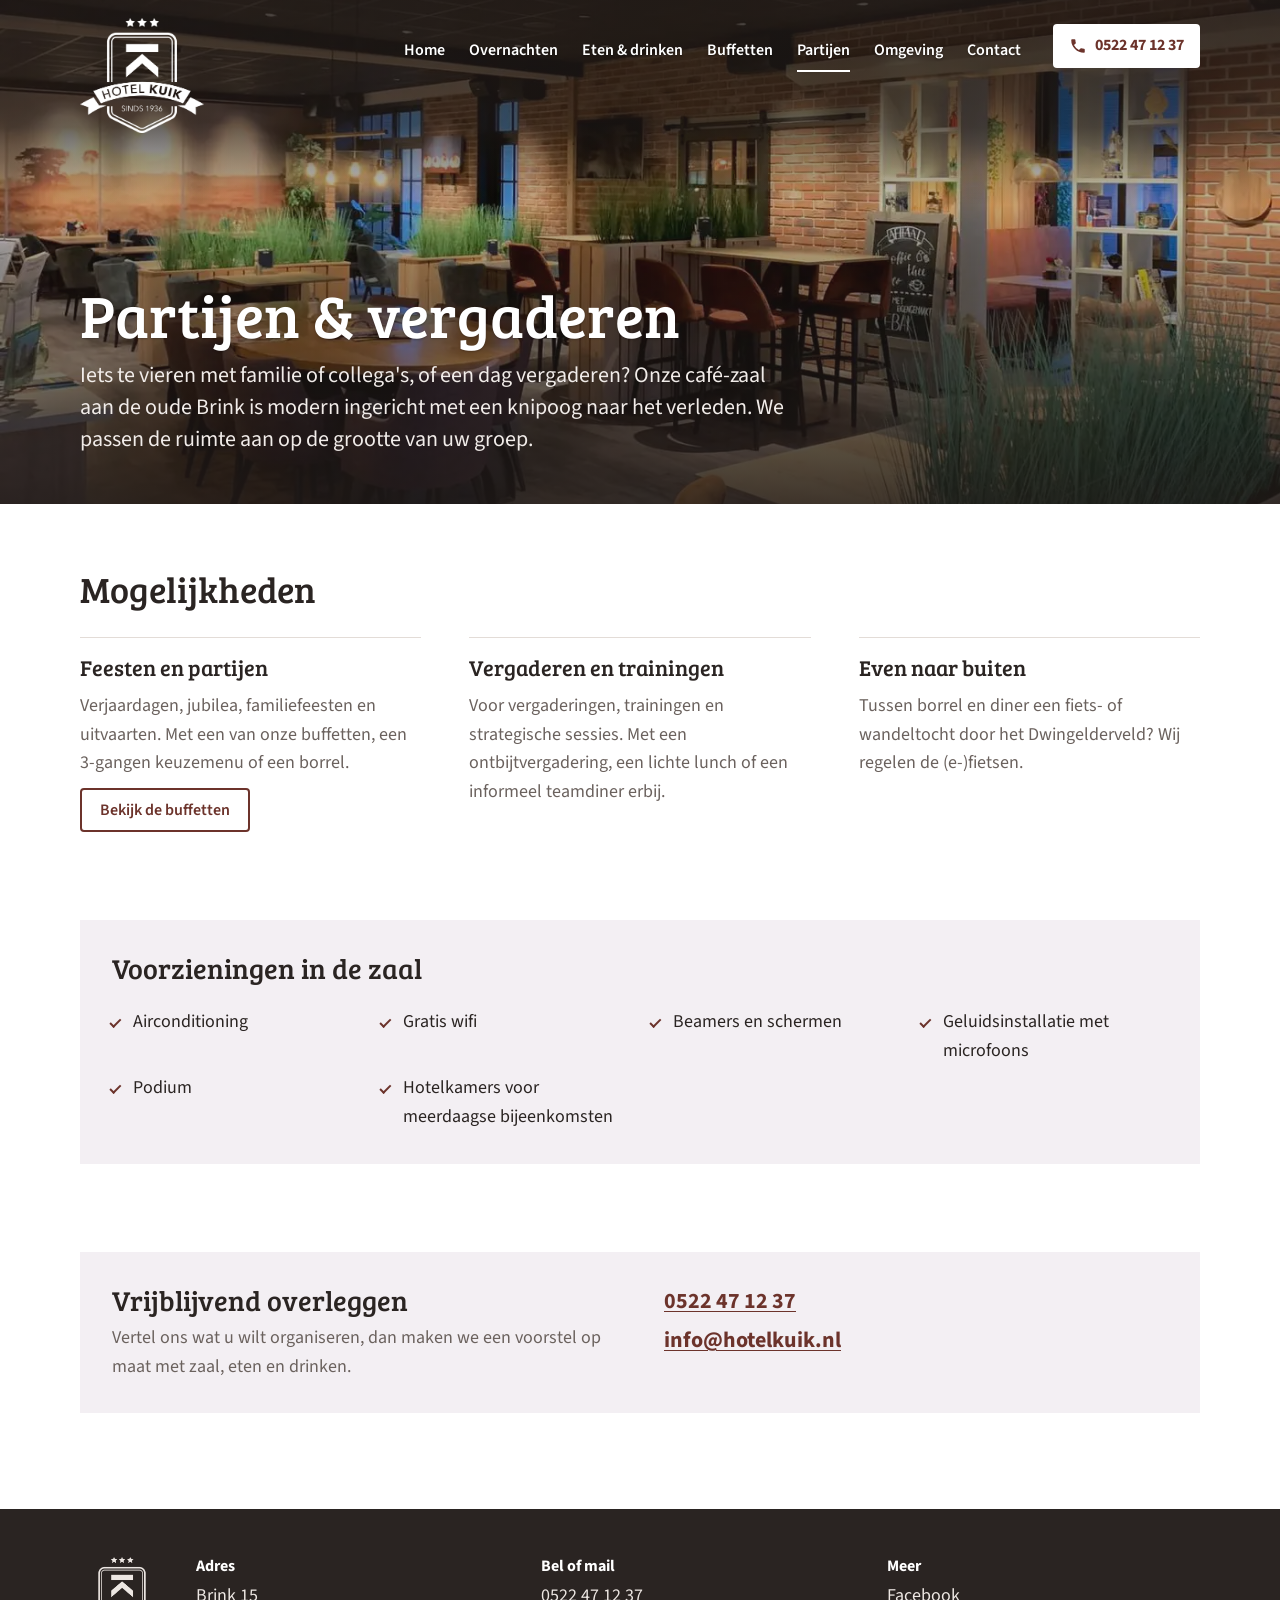
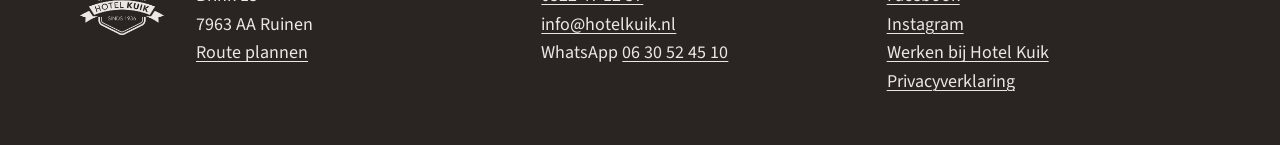
<file: partijen-vergaderen/index.html>
<!doctype html>
<html lang="nl">
<head>
<meta charset="utf-8">
<meta name="viewport" content="width=device-width, initial-scale=1, viewport-fit=cover">
<title>Partijen & vergaderen | Hotel Kuik Ruinen</title>
<meta name="description" content="Feesten, partijen en vergaderen in de café-zaal van Hotel Kuik aan de Brink in Ruinen.">
<link rel="canonical" href="https://www.hotelkuik.nl/partijen-vergaderen/">
<meta property="og:type" content="website">
<meta property="og:title" content="Partijen & vergaderen | Hotel Kuik Ruinen">
<meta property="og:description" content="Feesten, partijen en vergaderen in de café-zaal van Hotel Kuik aan de Brink in Ruinen.">
<meta property="og:url" content="https://www.hotelkuik.nl/partijen-vergaderen/">
<meta property="og:image" content="https://www.hotelkuik.nl/assets/img/bar.jpg">
<link rel="icon" type="image/png" href="../assets/img/icoon.png">
<link rel="preload" href="../assets/fonts/source-sans-400.woff2" as="font" type="font/woff2" crossorigin>
<link rel="stylesheet" href="../assets/basis.css?v=11">
<link rel="stylesheet" href="../assets/site.css?v=11">
<script src="../assets/site.js?v=11" defer></script>
</head>
<body>
<header class="site"><div class="binnen">
  <a class="site-merk" href="../" aria-label="Hotel Kuik, naar de homepage"><span class="site-logo" role="img" aria-label="Hotel Kuik, sinds 1936"></span></a>
  <nav aria-label="Hoofdmenu"><a href="../">Home</a><a href="../overnachten/">Overnachten</a><a href="../eten-drinken/">Eten &amp; drinken</a><a href="../buffetten/">Buffetten</a><a href="../partijen-vergaderen/" aria-current="page">Partijen</a><a href="../omgeving/">Omgeving</a><a href="../contact/">Contact</a></nav>
  <a class="site-tel" href="tel:+31522471237" aria-label="Bel ons: 0522 47 12 37"><svg viewBox="0 0 24 24" aria-hidden="true"><path d="M6.6 10.8a15.2 15.2 0 0 0 6.6 6.6l2.2-2.2c.3-.3.7-.4 1-.2 1.1.4 2.3.6 3.6.6.6 0 1 .4 1 1V20c0 .6-.4 1-1 1A17 17 0 0 1 3 4c0-.6.4-1 1-1h3.5c.6 0 1 .4 1 1 0 1.3.2 2.5.6 3.6.1.3 0 .7-.2 1z"/></svg><span class="nr">0522 47 12 37</span></a>
</div></header>
<main>
<section class="held"><img class="held-media" src="../assets/img/restaurant-1400.webp" srcset="../assets/img/restaurant-800.webp 800w, ../assets/img/restaurant-1400.webp 1400w" sizes="100vw" alt="Het restaurant met de lange tafel en de stenen wand" width="1400" height="1050" style="object-position:center 62%" fetchpriority="high"><div class="binnen held-tekst"><h1>Partijen &amp; vergaderen</h1><p>Iets te vieren met familie of collega's, of een dag vergaderen? Onze café-zaal aan de oude Brink is modern ingericht met een knipoog naar het verleden. We passen de ruimte aan op de grootte van uw groep.</p></div></section>
<div class="binnen pagina">
<section class="soort" aria-labelledby="pa-mog">
      <div class="soort-head"><h2 id="pa-mog">Mogelijkheden</h2></div>
      <div class="kamers">
        <article class="kamer"><h3>Feesten en partijen</h3><p>Verjaardagen, jubilea, familiefeesten en uitvaarten. Met een van onze buffetten, een 3-gangen keuzemenu of een borrel.</p><a class="kies-knop" href="../buffetten/">Bekijk de buffetten</a></article>
        <article class="kamer"><h3>Vergaderen en trainingen</h3><p>Voor vergaderingen, trainingen en strategische sessies. Met een ontbijtvergadering, een lichte lunch of een informeel teamdiner erbij.</p></article>
        <article class="kamer"><h3>Even naar buiten</h3><p>Tussen borrel en diner een fiets- of wandeltocht door het Dwingelderveld? Wij regelen de (e-)fietsen.</p></article>
      </div>
    </section>

    <section class="inbegrepen" aria-labelledby="pa-voorz">
      <h2 id="pa-voorz">Voorzieningen in de zaal</h2>
      <ul>
        <li>Airconditioning</li><li>Gratis wifi</li><li>Beamers en schermen</li><li>Geluidsinstallatie met microfoons</li><li>Podium</li><li>Hotelkamers voor meerdaagse bijeenkomsten</li>
      </ul>
    </section>

    <aside class="dieet">
      <div><h2>Vrijblijvend overleggen</h2><p>Vertel ons wat u wilt organiseren, dan maken we een voorstel op maat met zaal, eten en drinken.</p></div>
      <p class="contact-groot"><a href="tel:+31522471237">0522 47 12 37</a><a href="mailto:info@hotelkuik.nl">info@hotelkuik.nl</a></p>
    </aside>
</div>
</main>
<footer class="voet"><div class="binnen">
  <span class="site-logo" role="img" aria-label="Hotel Kuik"></span>
  <div><h2>Adres</h2><p>Brink 15<br>7963 AA Ruinen<br><a href="https://www.google.com/maps/search/?api=1&amp;query=Hotel+Kuik+Brink+15+Ruinen">Route plannen</a></p></div>
  <div><h2>Bel of mail</h2><p><a href="tel:+31522471237">0522 47 12 37</a><br><a href="mailto:info@hotelkuik.nl">info@hotelkuik.nl</a><br>WhatsApp <a href="https://wa.me/31630524510">06 30 52 45 10</a></p></div>
  <div><h2>Meer</h2><p><a href="https://www.facebook.com/HotelKuikRuinen/">Facebook</a><br><a href="https://instagram.com/hotelkuik/">Instagram</a><br><a href="../contact/#vacatures">Werken bij Hotel Kuik</a><br><a href="../privacy/">Privacyverklaring</a></p></div>
</div></footer>
</body>
</html>
</file>
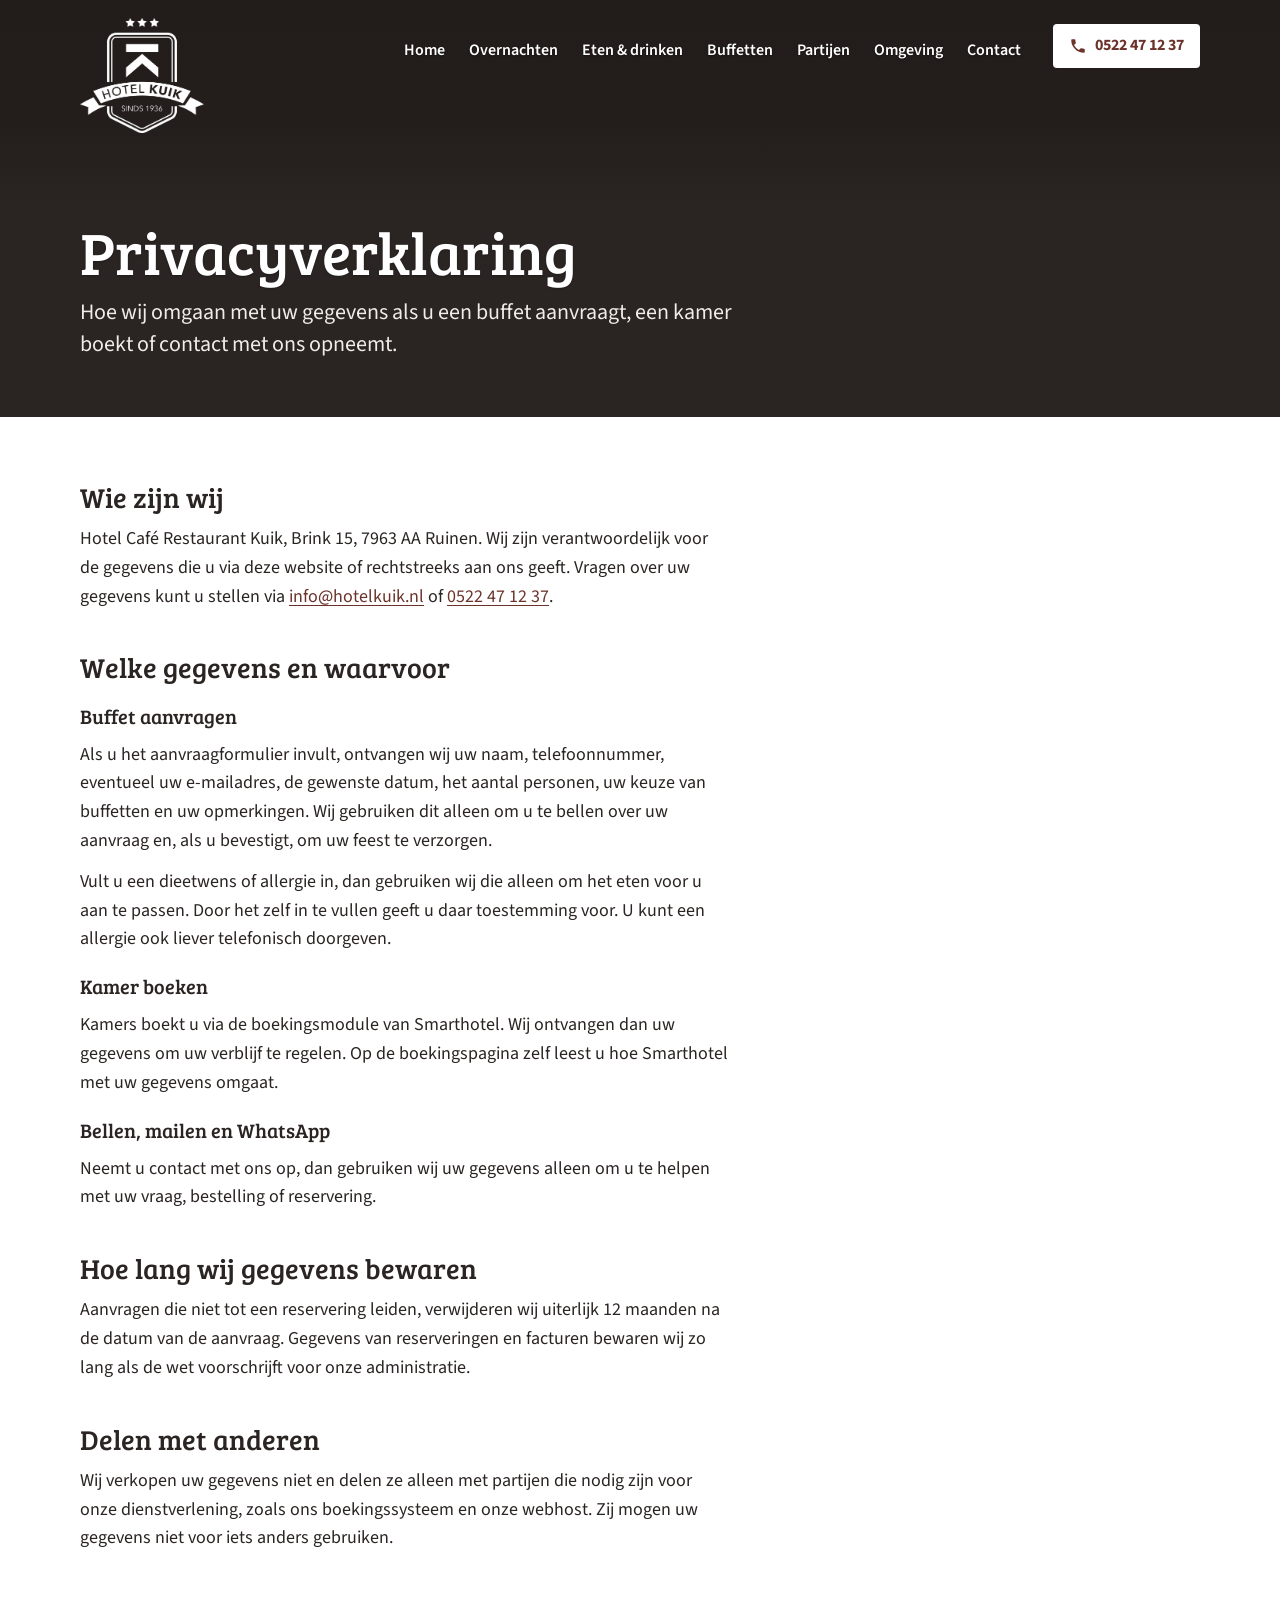
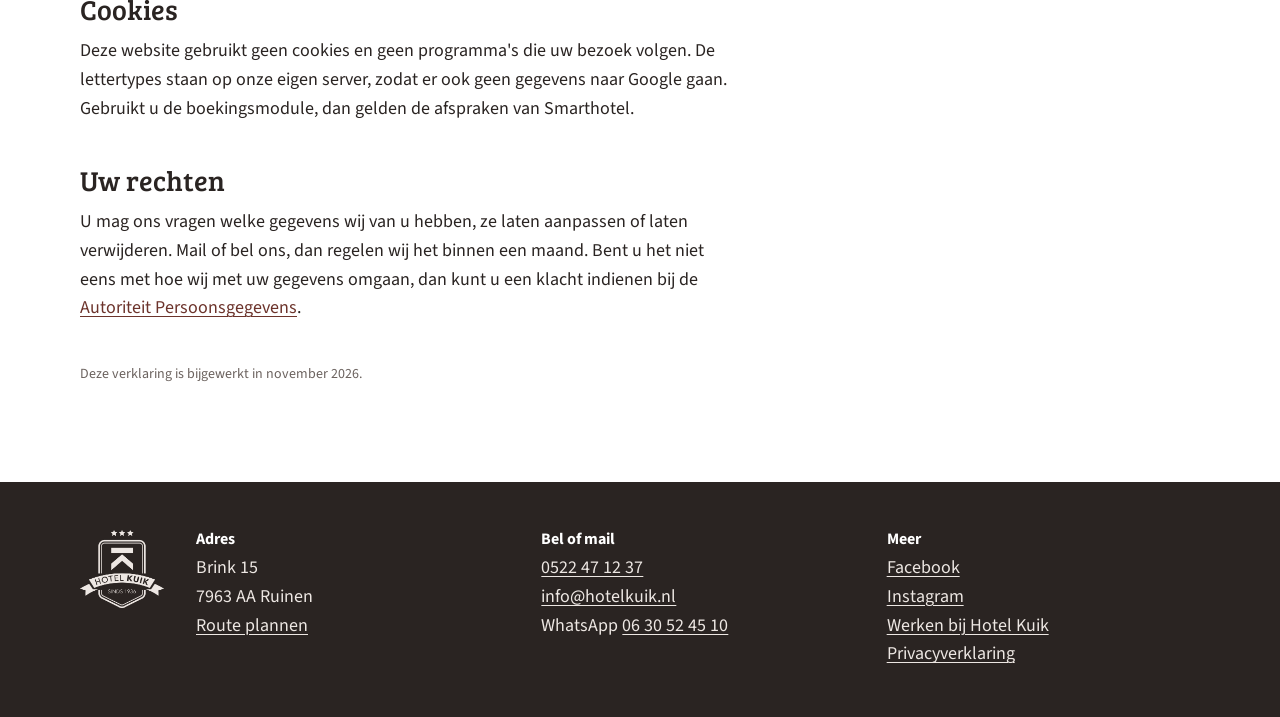
<file: privacy/index.html>
<!doctype html>
<html lang="nl">
<head>
<meta charset="utf-8">
<meta name="viewport" content="width=device-width, initial-scale=1, viewport-fit=cover">
<title>Privacyverklaring | Hotel Kuik Ruinen</title>
<meta name="description" content="Hoe Hotel Kuik in Ruinen omgaat met uw persoonsgegevens bij aanvragen, reserveringen en contact.">
<link rel="canonical" href="https://www.hotelkuik.nl/privacy/">
<meta property="og:type" content="website">
<meta property="og:title" content="Privacyverklaring | Hotel Kuik Ruinen">
<meta property="og:description" content="Hoe Hotel Kuik in Ruinen omgaat met uw persoonsgegevens.">
<meta property="og:url" content="https://www.hotelkuik.nl/privacy/">
<meta property="og:image" content="https://www.hotelkuik.nl/assets/img/lounge.jpg">
<link rel="icon" type="image/png" href="../assets/img/icoon.png">
<link rel="preload" href="../assets/fonts/source-sans-400.woff2" as="font" type="font/woff2" crossorigin>
<link rel="stylesheet" href="../assets/basis.css?v=11">
<link rel="stylesheet" href="../assets/site.css?v=11">
<script src="../assets/site.js?v=11" defer></script>
</head>
<body>
<header class="site"><div class="binnen">
  <a class="site-merk" href="../" aria-label="Hotel Kuik, naar de homepage"><span class="site-logo" role="img" aria-label="Hotel Kuik, sinds 1936"></span></a>
  <nav aria-label="Hoofdmenu"><a href="../">Home</a><a href="../overnachten/">Overnachten</a><a href="../eten-drinken/">Eten &amp; drinken</a><a href="../buffetten/">Buffetten</a><a href="../partijen-vergaderen/">Partijen</a><a href="../omgeving/">Omgeving</a><a href="../contact/">Contact</a></nav>
  <a class="site-tel" href="tel:+31522471237" aria-label="Bel ons: 0522 47 12 37"><svg viewBox="0 0 24 24" aria-hidden="true"><path d="M6.6 10.8a15.2 15.2 0 0 0 6.6 6.6l2.2-2.2c.3-.3.7-.4 1-.2 1.1.4 2.3.6 3.6.6.6 0 1 .4 1 1V20c0 .6-.4 1-1 1A17 17 0 0 1 3 4c0-.6.4-1 1-1h3.5c.6 0 1 .4 1 1 0 1.3.2 2.5.6 3.6.1.3 0 .7-.2 1z"/></svg><span class="nr">0522 47 12 37</span></a>
</div></header>
<main>
<section class="held zonder"><div class="binnen held-tekst"><h1>Privacyverklaring</h1><p>Hoe wij omgaan met uw gegevens als u een buffet aanvraagt, een kamer boekt of contact met ons opneemt.</p></div></section>
<div class="binnen pagina tekstpagina">
<section>
  <h2>Wie zijn wij</h2>
  <p>Hotel Café Restaurant Kuik, Brink 15, 7963 AA Ruinen. Wij zijn verantwoordelijk voor de gegevens die u via deze website of rechtstreeks aan ons geeft. Vragen over uw gegevens kunt u stellen via <a href="mailto:info@hotelkuik.nl">info@hotelkuik.nl</a> of <a href="tel:+31522471237">0522 47 12 37</a>.</p>
</section>
<section>
  <h2>Welke gegevens en waarvoor</h2>
  <h3>Buffet aanvragen</h3>
  <p>Als u het aanvraagformulier invult, ontvangen wij uw naam, telefoonnummer, eventueel uw e-mailadres, de gewenste datum, het aantal personen, uw keuze van buffetten en uw opmerkingen. Wij gebruiken dit alleen om u te bellen over uw aanvraag en, als u bevestigt, om uw feest te verzorgen.</p>
  <p>Vult u een dieetwens of allergie in, dan gebruiken wij die alleen om het eten voor u aan te passen. Door het zelf in te vullen geeft u daar toestemming voor. U kunt een allergie ook liever telefonisch doorgeven.</p>
  <h3>Kamer boeken</h3>
  <p>Kamers boekt u via de boekingsmodule van Smarthotel. Wij ontvangen dan uw gegevens om uw verblijf te regelen. Op de boekingspagina zelf leest u hoe Smarthotel met uw gegevens omgaat.</p>
  <h3>Bellen, mailen en WhatsApp</h3>
  <p>Neemt u contact met ons op, dan gebruiken wij uw gegevens alleen om u te helpen met uw vraag, bestelling of reservering.</p>
</section>
<section>
  <h2>Hoe lang wij gegevens bewaren</h2>
  <p>Aanvragen die niet tot een reservering leiden, verwijderen wij uiterlijk 12 maanden na de datum van de aanvraag. Gegevens van reserveringen en facturen bewaren wij zo lang als de wet voorschrijft voor onze administratie.</p>
</section>
<section>
  <h2>Delen met anderen</h2>
  <p>Wij verkopen uw gegevens niet en delen ze alleen met partijen die nodig zijn voor onze dienstverlening, zoals ons boekingssysteem en onze webhost. Zij mogen uw gegevens niet voor iets anders gebruiken.</p>
</section>
<section>
  <h2>Cookies</h2>
  <p>Deze website gebruikt geen cookies en geen programma's die uw bezoek volgen. De lettertypes staan op onze eigen server, zodat er ook geen gegevens naar Google gaan. Gebruikt u de boekingsmodule, dan gelden de afspraken van Smarthotel.</p>
</section>
<section>
  <h2>Uw rechten</h2>
  <p>U mag ons vragen welke gegevens wij van u hebben, ze laten aanpassen of laten verwijderen. Mail of bel ons, dan regelen wij het binnen een maand. Bent u het niet eens met hoe wij met uw gegevens omgaan, dan kunt u een klacht indienen bij de <a href="https://autoriteitpersoonsgegevens.nl">Autoriteit Persoonsgegevens</a>.</p>
</section>
<p class="klein">Deze verklaring is bijgewerkt in november 2026.</p>
</div>
</main>
<footer class="voet"><div class="binnen">
  <span class="site-logo" role="img" aria-label="Hotel Kuik"></span>
  <div><h2>Adres</h2><p>Brink 15<br>7963 AA Ruinen<br><a href="https://www.google.com/maps/search/?api=1&amp;query=Hotel+Kuik+Brink+15+Ruinen">Route plannen</a></p></div>
  <div><h2>Bel of mail</h2><p><a href="tel:+31522471237">0522 47 12 37</a><br><a href="mailto:info@hotelkuik.nl">info@hotelkuik.nl</a><br>WhatsApp <a href="https://wa.me/31630524510">06 30 52 45 10</a></p></div>
  <div><h2>Meer</h2><p><a href="https://www.facebook.com/HotelKuikRuinen/">Facebook</a><br><a href="https://instagram.com/hotelkuik/">Instagram</a><br><a href="../contact/#vacatures">Werken bij Hotel Kuik</a><br><a href="../privacy/">Privacyverklaring</a></p></div>
</div></footer>
</body>
</html>
</file>
<file: assets/basis.css>
/* Hotel Kuik · basis volgens DESIGN.md (tokens en onderdelen) */
@font-face{font-family:'Bree Serif';src:url(fonts/bree-serif-400.woff2) format('woff2');font-weight:400;font-display:swap}
@font-face{font-family:'Source Sans 3';src:url(fonts/source-sans-400.woff2) format('woff2');font-weight:400;font-display:swap}
@font-face{font-family:'Source Sans 3';src:url(fonts/source-sans-600.woff2) format('woff2');font-weight:600;font-display:swap}
@font-face{font-family:'Source Sans 3';src:url(fonts/source-sans-700.woff2) format('woff2');font-weight:700;font-display:swap}

:root{
  --inkt:#2A2422; --grijs:#6B625E; --lijn:#E3DCD7; --wit:#FFFFFF; --heide:#F3EFF3;
  --oxide:#6C332B; --oxide-donker:#55271F; --rood:#C42D3D; --eiken:#B88B5E; --fout:#B3261E; --goed:#2E6B3F;
  --kop:'Bree Serif',Georgia,'Times New Roman',serif;
  --tekst:'Source Sans 3','Segoe UI',system-ui,-apple-system,sans-serif;
  --t-xs:.875rem; --t-s:1rem; --t-m:1.125rem; --t-l:1.375rem; --t-xl:1.75rem; --t-2xl:2.25rem; --t-3xl:clamp(2.5rem,6vw,3.75rem);
  --breed:1120px;
  --goot:max(16px,env(safe-area-inset-left,0px));
  color-scheme:light;
}
@media (min-width:600px){:root{--goot:max(20px,env(safe-area-inset-left,0px))}}

*,*::before,*::after{box-sizing:border-box}
html{-webkit-text-size-adjust:100%}
body{margin:0;background:var(--wit);color:var(--inkt);font-family:var(--tekst);font-size:var(--t-m);line-height:1.6}
img{max-width:100%;height:auto;display:block}
[hidden]{display:none!important}
h1,h2,h3{font-family:var(--kop);font-weight:400;margin:0;text-wrap:balance;overflow-wrap:break-word;hyphens:auto;hyphenate-limit-chars:12 5 5}
h1{font-size:var(--t-3xl);line-height:1.05}
h2{font-size:var(--t-2xl);line-height:1.15}
h3{font-size:var(--t-xl);line-height:1.25}
p{margin:0}
a{color:var(--oxide);text-underline-offset:3px;text-decoration-thickness:1px}
a:hover{text-decoration-thickness:2px}
:focus-visible{outline:3px solid var(--rood);outline-offset:2px}

.binnen{max-width:calc(var(--breed) + 2*var(--goot));margin-inline:auto;padding-inline:var(--goot)}
.intro{font-size:var(--t-l);line-height:1.45;color:var(--grijs);max-width:38em}
.klein{font-size:var(--t-xs);color:var(--grijs)}

/* knoppen */
.knop{display:inline-flex;align-items:center;justify-content:center;min-height:48px;padding:10px 22px;border-radius:4px;
  font:600 var(--t-s)/1.2 var(--tekst);text-decoration:none;border:2px solid var(--oxide);background:var(--oxide);color:var(--wit);cursor:pointer}
.knop:hover{background:var(--oxide-donker);border-color:var(--oxide-donker);color:var(--wit)}
.knop.secundair{background:var(--wit);color:var(--oxide)}
.knop.secundair:hover{background:var(--heide)}

/* prijsregel: het kenmerk van de site */
.prijslijst{list-style:none;margin:0;padding:0;display:flex;flex-direction:column;gap:18px}
.regel{display:grid;grid-template-columns:minmax(0,auto) 1fr auto;align-items:baseline;column-gap:10px;color:inherit;text-decoration:none}
.regel-naam{min-width:0;overflow-wrap:break-word;hyphens:auto;hyphenate-limit-chars:12 5 5;font-family:var(--kop);font-size:1.375rem;line-height:1.25}
.regel-stip{border-bottom:2px dotted var(--eiken);transform:translateY(-.35em);min-width:24px}
.regel-prijs{font-weight:700;color:var(--oxide);font-variant-numeric:tabular-nums;white-space:nowrap}
.regel-oms{grid-column:1/-1;color:var(--grijs);font-size:var(--t-s);margin-top:2px}
.regel-tag{grid-column:1/-1;font-size:var(--t-xs);font-weight:700;color:var(--rood);margin-bottom:2px}
a.regel:hover .regel-naam{color:var(--oxide);text-decoration:underline;text-decoration-thickness:1px;text-underline-offset:4px}

/* boekbalk */
.boekbalk{background:var(--heide);padding:24px;display:flex;flex-direction:column;gap:16px}
.boekbalk h2{font-size:var(--t-xl)}
.boekbalk-velden{display:grid;grid-template-columns:1fr 1fr auto auto minmax(180px,1.2fr);gap:12px;align-items:end}
.veld{display:flex;flex-direction:column;gap:6px;min-width:0}
.veld label,.veld .label{font-weight:600;font-size:var(--t-s)}
.veld input{font:inherit;font-size:var(--t-s);min-height:48px;padding:10px 12px;border:1px solid #CFC6C0;border-radius:4px;background:var(--wit);color:var(--inkt);width:100%}
.stepper{display:flex;align-items:center;min-height:48px;border:1px solid #CFC6C0;border-radius:4px;background:var(--wit)}
.stepper button{font:700 1.25rem/1 var(--tekst);width:44px;height:46px;border:0;background:none;color:var(--oxide);cursor:pointer}
.stepper button:disabled{color:var(--lijn);cursor:default}
.stepper output{min-width:28px;text-align:center;font-weight:700}
.boekbalk-info{font-size:var(--t-s);color:var(--grijs)}
@media (max-width:860px){.boekbalk-velden{grid-template-columns:1fr 1fr}.boekbalk-velden .knop{grid-column:1/-1}}

/* voet */
.voet{background:var(--inkt);color:#EDE7E3;margin-top:96px}
.voet .binnen{display:grid;grid-template-columns:auto repeat(3,minmax(0,1fr));gap:32px;padding-block:48px}
.voet h2{font-family:var(--tekst);font-weight:700;font-size:var(--t-s);color:var(--wit);margin-bottom:6px}
.voet a{color:#EDE7E3}
.voet .site-logo{background:#EDE7E3;width:84px}
@media (max-width:760px){.voet .binnen{grid-template-columns:1fr 1fr}.voet .binnen>:first-child{grid-column:1/-1}}

@media (prefers-reduced-motion:reduce){*{scroll-behavior:auto!important;transition:none!important}}

/* ---------- kop: ligt over de grote foto, logo en menu in wit ---------- */
body{position:relative}
.site{position:absolute;top:0;left:0;right:0;z-index:20;color:var(--wit);
  background:linear-gradient(to bottom,rgba(32,26,24,.82) 0%,rgba(32,26,24,.66) 62%,rgba(32,26,24,0) 100%)}
.site .binnen{display:flex;align-items:flex-start;gap:16px 32px;padding-block:18px 72px}
.site-merk{display:block;line-height:0;flex:none}
.site-logo{display:block;width:72px;aspect-ratio:640/594;background:var(--inkt);
  -webkit-mask:url(img/logo.png) center/contain no-repeat;mask:url(img/logo.png) center/contain no-repeat}
.site .site-logo{width:124px;background:var(--wit);filter:drop-shadow(0 1px 3px rgba(0,0,0,.35))}
.site nav{display:flex;flex-wrap:wrap;gap:4px 24px;margin-left:auto;padding-top:14px}
.site nav a{color:var(--wit);text-decoration:none;font-weight:600;font-size:var(--t-s);padding-block:6px;border-bottom:2px solid transparent;text-shadow:0 1px 2px rgba(0,0,0,.4)}
.site nav a:hover{border-bottom-color:rgba(255,255,255,.6)}
.site nav a[aria-current=page]{border-bottom-color:var(--wit)}
.site-tel{display:inline-flex;align-items:center;gap:8px;flex:none;margin-top:6px;min-height:44px;padding:8px 16px;border-radius:4px;
  background:var(--wit);color:var(--oxide);font-weight:700;font-size:var(--t-s);text-decoration:none;white-space:nowrap;font-variant-numeric:tabular-nums}
.site-tel:hover{background:var(--heide);color:var(--oxide-donker)}
.site-tel svg{width:18px;height:18px;fill:currentColor;flex:none}
@media (max-width:1060px){
  .site .binnen{flex-wrap:wrap;align-items:center;padding-block:12px 44px}
  .site .site-logo{width:84px}
  .site-tel{margin:0 0 0 auto}
  .site nav{order:3;width:100%;margin-left:0;padding-top:0;flex-wrap:nowrap;overflow-x:auto;scrollbar-width:none;gap:22px}
  .site nav::-webkit-scrollbar{display:none}
  .site nav a{white-space:nowrap}
}
/* telefoon: alle menu-items in beeld, over twee regels in plaats van wegschuiven */
@media (max-width:700px){
  .site .binnen{padding-bottom:36px}
  .site nav{flex-wrap:wrap;overflow-x:visible;gap:0 16px}
  .site nav a{padding-block:9px}
}
@media (max-width:380px){.site-tel .nr{display:none}.site-tel::after{content:"Bellen"}}
</file>
<file: assets/site.css>
/* Hotel Kuik · pagina-opmaak "Foto voorop" (bouwt op basis.css, zie DESIGN.md) */

/* ---------- grote foto bovenaan ---------- */
.held{position:relative;display:flex;align-items:flex-end;color:var(--wit);overflow:hidden;background:var(--inkt);min-height:min(56vh,520px)}
.held.home{min-height:min(80vh,720px)}
.held-media{position:absolute;inset:0;width:100%;height:100%;object-fit:cover}
.held::after{content:"";position:absolute;inset:0;background:linear-gradient(to top,rgba(32,26,24,.86) 0%,rgba(32,26,24,.4) 48%,rgba(32,26,24,.05) 75%)}
.held-tekst{position:relative;z-index:1;width:100%;display:flex;flex-direction:column;gap:14px;padding-block:96px 48px}
.held.home .held-tekst{padding-bottom:128px}
.held h1{max-width:14em;text-shadow:0 1px 2px rgba(0,0,0,.25)}
.held p{font-size:var(--t-l);line-height:1.45;max-width:32em;color:#F1ECE9}
.held-bijschrift{position:absolute;z-index:1;right:var(--goot);top:14px;font-size:var(--t-xs);color:#EDE7E3;background:rgba(32,26,24,.55);padding:3px 8px}
.held.zonder{min-height:0}
.held.zonder::after{display:none}
.held.zonder .held-tekst{padding-block:56px 48px}
@media (max-width:860px){
  .held::after{background:linear-gradient(to top,rgba(32,26,24,.9) 0%,rgba(32,26,24,.7) 60%,rgba(32,26,24,.45) 100%)}
  .held-tekst{padding-block:72px 36px}
  .held.home .held-tekst{padding-bottom:104px}
}
@media (prefers-reduced-motion:reduce){video.held-media{display:none}}

/* ---------- pagina ---------- */
.pagina{display:flex;flex-direction:column;gap:88px;padding-top:64px}
.boek-over{position:relative;z-index:2;margin-top:-80px}
.boek-over + .pagina{padding-top:80px}
.boekbalk.wit{background:var(--wit);border:1px solid var(--lijn);border-top:4px solid var(--oxide)}
.vooraf{font-size:var(--t-l);color:var(--grijs);max-width:38em;margin-bottom:-40px}
.vooraf b{color:var(--inkt);font-weight:600}
@media (max-width:860px){.pagina{gap:64px;padding-top:48px}}

/* sectiekop */
.soort{display:flex;flex-direction:column;gap:28px;scroll-margin-top:84px}
.soort-head{display:flex;flex-direction:column;gap:8px;max-width:44em}
.soort-head p{color:var(--grijs)}
.titel{display:flex;flex-direction:column-reverse;gap:4px}
.populair-label{font-size:var(--t-xs);font-weight:700;color:var(--rood)}
.note{color:var(--grijs);font-size:var(--t-s);max-width:44em}

/* foto + tekst naast elkaar (homepage) */
.strook{display:grid;grid-template-columns:minmax(0,1.1fr) minmax(0,1fr);gap:56px;align-items:center}
.strook.om>figure{order:2}
.strook figure{margin:0}
.strook img{aspect-ratio:4/3;object-fit:cover;width:100%}
.strook figcaption{margin-top:8px}
.strook .tekst{display:flex;flex-direction:column;gap:16px}
.strook .tekst .knop{align-self:flex-start;margin-top:8px}
@media (max-width:860px){.strook{grid-template-columns:1fr;gap:24px}.strook.om>figure{order:0}}

/* ---------- buffetvarianten als menukaart ---------- */
.varianten{display:grid;grid-template-columns:repeat(auto-fit,minmax(min(100%,320px),1fr));gap:24px 40px;align-items:start}
.kaart{border-top:1px solid var(--lijn);padding-top:16px;min-width:0}
.prijsband{display:flex;align-items:baseline;gap:10px}
.prijsband h3{font-size:1.25rem;line-height:1.25;white-space:nowrap}
@media (max-width:400px){.prijsband h3{white-space:normal}}
.prijsband::after{content:"";order:1;flex:1;min-width:20px;border-bottom:2px dotted var(--eiken);transform:translateY(-.35em)}
.prijsband .prijs{order:2;font-weight:700;color:var(--oxide);white-space:nowrap;font-variant-numeric:tabular-nums}
.prijs small{font-weight:400;font-size:var(--t-xs);color:var(--grijs);margin-left:4px}
.kaart.top{border-top:3px solid var(--oxide);padding-top:14px}
.kaart.top h3{color:var(--oxide)}
details.inhoud summary,.faq summary,.meer summary{list-style:none;cursor:pointer;display:flex;align-items:center;gap:10px;font-weight:600;font-size:var(--t-s);color:var(--oxide);padding-block:10px}
details.inhoud summary::-webkit-details-marker,.faq summary::-webkit-details-marker,.meer summary::-webkit-details-marker{display:none}
details.inhoud summary::before,.faq summary::before,.meer summary::before{content:"+";display:inline-grid;place-items:center;width:22px;height:22px;border:2px solid currentColor;border-radius:50%;font-size:1rem;line-height:1;flex:none}
details[open]>summary::before{content:"−"}
details.inhoud .lijst{display:flex;flex-direction:column;gap:14px;padding-bottom:8px}
.kaart ul,.voorz{margin:0;padding-left:1.1em;display:flex;flex-direction:column;gap:3px}
.kaart li::marker,.voorz li::marker{color:var(--eiken)}
.groep{display:flex;flex-direction:column;gap:4px}
.groep>span{font-weight:700;font-size:var(--t-s)}
.plus{font-style:italic;color:var(--grijs);font-size:var(--t-s)}

/* prijzen in een lijst (extra's, afhalen) */
.extra{max-width:44em}
.extra h3{font-size:var(--t-xl);margin-bottom:12px}
.extra dl{margin:0;display:grid;grid-template-columns:1fr auto;gap:10px 12px;align-items:baseline}
.extra dt{display:flex;align-items:baseline;gap:10px}
.extra dt::after{content:"";flex:1;min-width:20px;border-bottom:2px dotted var(--eiken);transform:translateY(-.35em)}
.extra dd{margin:0;font-weight:700;color:var(--oxide);white-space:nowrap;font-variant-numeric:tabular-nums}

/* subnavigatie op de buffetpagina */
.balk{position:sticky;top:0;z-index:5;background:var(--wit);border-bottom:1px solid var(--lijn);overflow-x:auto;scrollbar-width:none}
.balk::-webkit-scrollbar{display:none}
.balk ul{list-style:none;margin:0;padding:0;display:flex;gap:24px;white-space:nowrap}
.balk a{display:block;padding:14px 0;color:var(--inkt);text-decoration:none;font-weight:600;font-size:var(--t-s);border-bottom:2px solid transparent}
.balk a:hover{border-bottom-color:var(--oxide);color:var(--oxide)}

/* rustig vlak met tekst + lijst */
.dieet,.inbegrepen{background:var(--heide);padding:32px;display:grid;grid-template-columns:minmax(0,1fr) minmax(0,1fr);gap:16px 48px;align-items:start}
.dieet h2,.inbegrepen h2{font-size:var(--t-xl);margin-bottom:8px}
.dieet p{color:var(--grijs)}
.inbegrepen{grid-template-columns:1fr}
.inbegrepen .sectie-tekst{max-width:36em}
.dieet-tags,.inbegrepen ul{list-style:none;margin:0;padding:0;display:grid;grid-template-columns:repeat(auto-fill,minmax(min(100%,220px),1fr));gap:8px 24px}
.dieet-tags li,.inbegrepen li{display:flex;gap:10px;align-items:baseline}
.dieet-tags li::before,.inbegrepen li::before{content:"";flex:none;width:11px;height:6px;border-left:2px solid var(--oxide);border-bottom:2px solid var(--oxide);transform:rotate(-45deg) translateY(-3px)}
.dieet>.kies-knop{justify-self:start;align-self:center}
.diner-kop{display:flex;justify-content:space-between;align-items:baseline;gap:8px 24px;flex-wrap:wrap;margin-bottom:6px}
.diner-prijs{font-family:var(--kop);font-size:var(--t-2xl);color:var(--oxide);line-height:1}
.diner-prijs small{font-family:var(--tekst);font-size:var(--t-s);color:var(--grijs)}
.contact-groot{display:flex;flex-direction:column;gap:4px;font-weight:700;font-size:var(--t-l)}
@media (max-width:760px){.dieet{grid-template-columns:1fr;padding:24px}.inbegrepen{padding:24px}}

/* knoppen die nog de oude naam hebben */
.kies-knop{display:inline-flex;align-items:center;justify-content:center;min-height:44px;padding:8px 18px;border-radius:4px;border:2px solid var(--oxide);background:var(--wit);color:var(--oxide);font:600 var(--t-s)/1.2 var(--tekst);text-decoration:none;cursor:pointer}
.kies-knop:hover{background:var(--heide)}
.verstuur{display:inline-flex;align-items:center;justify-content:center;min-height:48px;padding:10px 22px;border-radius:4px;border:2px solid var(--oxide);background:var(--oxide);color:var(--wit);font:600 var(--t-s)/1.2 var(--tekst);text-decoration:none;cursor:pointer}
.verstuur:hover{background:var(--oxide-donker);border-color:var(--oxide-donker)}
.verstuur:disabled{opacity:.6;cursor:progress}

/* combinaties */
.combis{display:grid;grid-template-columns:repeat(auto-fit,minmax(min(100%,260px),1fr));gap:32px 48px}
.combi{display:flex;flex-direction:column;gap:8px;border-top:1px solid var(--lijn);padding-top:16px}
.combi h3{font-size:1.375rem}
.combi p{color:var(--grijs)}
.combi-prijs{font-weight:700;color:var(--oxide)!important;font-size:var(--t-l)}
.combi .kies-knop{align-self:flex-start;margin-top:4px}

/* kamers, keuzes, kaarten met tekst */
.kamers{display:grid;grid-template-columns:repeat(auto-fit,minmax(min(100%,280px),1fr));gap:32px 48px}
.kamer{border-top:1px solid var(--lijn);padding-top:16px;display:flex;flex-direction:column;gap:10px;min-width:0}
.kamer h3{font-size:1.375rem}
.kamer>p{color:var(--grijs)}
.kamer .kies-knop{align-self:flex-start;margin-top:auto}
.fotoduo{display:grid;grid-template-columns:repeat(auto-fit,minmax(min(100%,300px),1fr));gap:16px}
.fotoduo figure{margin:0}
.fotoduo img{aspect-ratio:16/10;object-fit:cover;width:100%}

/* seizoensarrangementen */
.seizoenen{display:grid;grid-template-columns:repeat(auto-fit,minmax(min(100%,230px),1fr));gap:32px}
.seizoen{display:flex;flex-direction:column;gap:8px;border-top:1px solid var(--lijn);padding-top:16px}
.seizoen.nu{border-top:3px solid var(--rood);padding-top:14px}
.seizoen-top{min-height:0}
.nu-tag{font-size:var(--t-xs);font-weight:700;color:var(--rood)}
.seizoen h3{font-size:1.375rem}
.periode{font-weight:600;font-size:var(--t-s)}
.seizoen>p:not(.periode):not(.seizoen-prijs){color:var(--grijs);font-size:var(--t-s)}
.seizoen-prijs{font-weight:700;color:var(--oxide);margin-top:auto;padding-top:4px}
.seizoen-prijs small{font-weight:400;color:var(--grijs);font-size:var(--t-xs)}
.seizoen .kies-knop{align-self:flex-start}

/* kerst */
.kerst{background:var(--oxide);color:var(--wit);display:grid;grid-template-columns:minmax(0,1.4fr) minmax(0,1fr);gap:24px 48px;align-items:center;padding:40px;scroll-margin-top:24px}
.kerst h2{color:var(--wit);font-size:clamp(2rem,4vw,2.75rem)}
.kerst-inhoud{display:flex;flex-direction:column;gap:14px}
.kerst-lead{color:#F2E4E1;font-size:var(--t-l);line-height:1.45}
.kerst-lijst{list-style:none;margin:0;padding:0;display:grid;grid-template-columns:repeat(auto-fill,minmax(min(100%,220px),1fr));gap:6px 20px;color:#F2E4E1}
.kerst-lijst li::before{content:"";display:inline-block;width:10px;height:6px;border-left:2px solid #F2E4E1;border-bottom:2px solid #F2E4E1;transform:rotate(-45deg) translateY(-3px);margin-right:10px}
.kerst-boek{display:flex;flex-direction:column;gap:10px}
.kerst-prijs{display:flex;flex-direction:column}
.kerst-prijs small{color:#F2E4E1;font-size:var(--t-s)}
.kerst-prijs b{font-family:var(--kop);font-weight:400;font-size:3rem;line-height:1.05}
.kerst-knop{display:flex;flex-direction:column;padding:12px 16px;border-radius:4px;background:var(--wit);color:var(--oxide);text-decoration:none;font-weight:700}
.kerst-knop small{font-weight:400;color:var(--grijs);font-size:var(--t-xs)}
.kerst-knop.alt{background:transparent;color:var(--wit);border:2px solid rgba(255,255,255,.6)}
.kerst-knop.alt small{color:#F2E4E1}
.kerst-anders{color:var(--wit);font-weight:600;font-size:var(--t-s)}
.kerst-anders:hover{color:var(--wit)}
@media (max-width:860px){.kerst{grid-template-columns:1fr;padding:28px 20px}}

/* boekbalk uit de oude opbouw */
.boeken{display:flex;flex-direction:column;gap:12px;scroll-margin-top:24px}
.boekbalk-kop p{color:var(--grijs);margin-top:4px}
.boek-knop{min-height:48px}

/* praktische gegevens */
.praktisch h2{margin-bottom:16px}
.praktisch dl{margin:0;display:grid;grid-template-columns:repeat(auto-fill,minmax(min(100%,300px),1fr));column-gap:48px}
.praktisch dl div{display:grid;grid-template-columns:9em 1fr;gap:12px;padding-block:12px;border-bottom:1px solid var(--lijn)}
.praktisch dt{font-weight:700;font-size:var(--t-s)}
.praktisch dd{margin:0}
@media (max-width:480px){.praktisch dl div{grid-template-columns:1fr;gap:2px}}

/* vragen en uitklappers */
.faq{display:flex;flex-direction:column;max-width:48em}
.faq details,.meer{border-bottom:1px solid var(--lijn)}
.faq details:first-child{border-top:1px solid var(--lijn)}
.faq summary{color:var(--inkt);font-size:var(--t-m);padding-block:14px}
.faq summary::before{color:var(--oxide)}
.faq p,.meer p{padding:0 0 16px 32px;color:var(--grijs)}

/* ---------- aanvraagformulier ---------- */
.aanvraag-blok{background:var(--heide);padding:40px;display:grid;grid-template-columns:minmax(0,.85fr) minmax(0,1.15fr);gap:40px;align-items:start;scroll-margin-top:24px}
.aanvraag-kop{display:flex;flex-direction:column;gap:16px;position:sticky;top:72px}
.aanvraag-kop p{color:var(--grijs)}
.stappen{margin:0;padding:0;list-style:none;counter-reset:s;display:flex;flex-direction:column;gap:14px}
.stappen li{counter-increment:s;display:grid;grid-template-columns:36px minmax(0,1fr);gap:12px;align-items:start}
.stappen li::before{content:counter(s);font-family:var(--kop);font-size:1.75rem;line-height:1;color:var(--oxide)}
.stappen b{display:block}
.aanvraag-kop .contact{color:var(--inkt)}
.aanvraag-kop .contact span{font-weight:700}
.formulier{display:flex;flex-direction:column;gap:20px;min-width:0}
.veld-rij{display:grid;grid-template-columns:1fr 1fr;gap:16px}
.veld small,.label small{font-weight:400;color:var(--grijs)}
.formulier input[type=text],.formulier input[type=tel],.formulier input[type=email],.formulier input[type=date],.formulier input[type=number],.formulier select,.formulier textarea{font:inherit;font-size:var(--t-s);color:var(--inkt);background:var(--wit);border:1px solid #CFC6C0;border-radius:4px;padding:11px 12px;width:100%;min-height:48px}
.formulier textarea{resize:vertical}
.formulier [aria-invalid=true]{border:2px solid var(--fout)}
.opties{display:flex;flex-direction:column;gap:6px;max-height:360px;overflow-y:auto;padding:6px 10px;border:1px solid #CFC6C0;border-radius:4px;background:var(--wit)}
.optgroep{border:0;margin:0;padding:6px 0}
.optgroep legend{font-weight:700;font-size:var(--t-s);padding:0 0 4px}
.opt{display:grid;grid-template-columns:auto 1fr auto;gap:10px;align-items:center;padding:6px 4px;cursor:pointer;border-radius:4px}
.opt:hover{background:var(--heide)}
.opt input,.chip input{accent-color:var(--oxide);width:20px;height:20px;margin:0}
.opt-prijs{color:var(--grijs);font-size:var(--t-s);font-variant-numeric:tabular-nums}
.opt:has(input:checked) .opt-naam{font-weight:600}
.totaal{font-variant-numeric:tabular-nums;font-size:var(--t-s);padding:10px 0;color:var(--inkt)}
.totaal b{color:var(--oxide)}
.chips{display:flex;flex-wrap:wrap;gap:8px 20px}
.chip{display:flex;align-items:center;gap:8px;cursor:pointer;font-size:var(--t-s)}
.fout{color:var(--fout);font-weight:600;font-size:var(--t-s)}
.formulier .klein{text-align:left}
.bedankt{display:flex;flex-direction:column;gap:12px;padding:24px;background:var(--wit);border-top:4px solid var(--goed)}
.bedankt h3{color:var(--goed)}
.bedankt .kies-knop{align-self:flex-start}
.hp{position:absolute;left:-9999px;width:1px;height:1px;overflow:hidden}
@media (max-width:860px){.aanvraag-blok{grid-template-columns:1fr;padding:24px}.aanvraag-kop{position:static}}
@media (max-width:520px){.veld-rij{grid-template-columns:1fr}}

.kopieer{user-select:all;font-variant-numeric:tabular-nums}

.prijslijst.twee{display:grid;grid-template-columns:repeat(auto-fit,minmax(min(100%,420px),1fr));gap:22px 56px}
.dieet:has(>:only-child){grid-template-columns:1fr}

/* ruimte bovenin de foto voor de kop */
.held-tekst{padding-top:230px}
.held.zonder .held-tekst{padding-block:220px 56px}
.held-bijschrift{top:auto;bottom:12px}
@media (max-width:1060px){.held-tekst,.held.zonder .held-tekst{padding-top:190px}}

/* ---------- verbeteringen uit de review ---------- */
/* regels niet te lang: rond de 70 tekens */
.pagina p,.soort-head p,.faq p,.boekbalk-kop p,.dieet p,.note,.vooraf{max-width:36em}
/* praktische info binnen een sectie: één nette lijst */
.soort .praktisch dl{grid-template-columns:1fr;max-width:40em}
.soort .praktisch dl div{grid-template-columns:8em 1fr}
@media (max-width:480px){.soort .praktisch dl div{grid-template-columns:1fr}}
/* tekstpagina (privacy) */
.tekstpagina{gap:40px}
.tekstpagina section{display:flex;flex-direction:column;gap:12px;max-width:40em}
.tekstpagina h2{font-size:var(--t-xl)}
.tekstpagina h3{font-size:1.25rem;margin-top:8px}
/* wat gasten zeggen */
.gasten{display:grid;grid-template-columns:minmax(0,1fr) minmax(0,1.3fr);gap:24px 56px;align-items:start;border-top:1px solid var(--lijn);padding-top:40px}
.gasten h2{grid-column:1/-1}
.gasten-scores{display:flex;flex-direction:column;gap:20px}
.gasten-scores p{display:grid;grid-template-columns:auto 1fr;gap:16px;align-items:center}
.gasten-scores b{font-family:var(--kop);font-weight:400;font-size:3rem;line-height:1;color:var(--oxide)}
.gasten-scores span{color:var(--grijs)}
.gasten-citaat{margin:0;font-family:var(--kop);font-size:1.625rem;line-height:1.35;padding-left:24px;border-left:3px solid var(--eiken)}
.gasten-citaat p{max-width:none}
.gasten-citaat footer{font-family:var(--tekst);font-size:var(--t-s);color:var(--grijs);margin-top:12px}
@media (max-width:860px){.gasten{grid-template-columns:1fr}.gasten-citaat{font-size:1.375rem}}

/* dronefilm in de kop van de homepage */
.held .film{opacity:1}
@media (prefers-reduced-motion:reduce){.held .film{display:none}}
</file>
